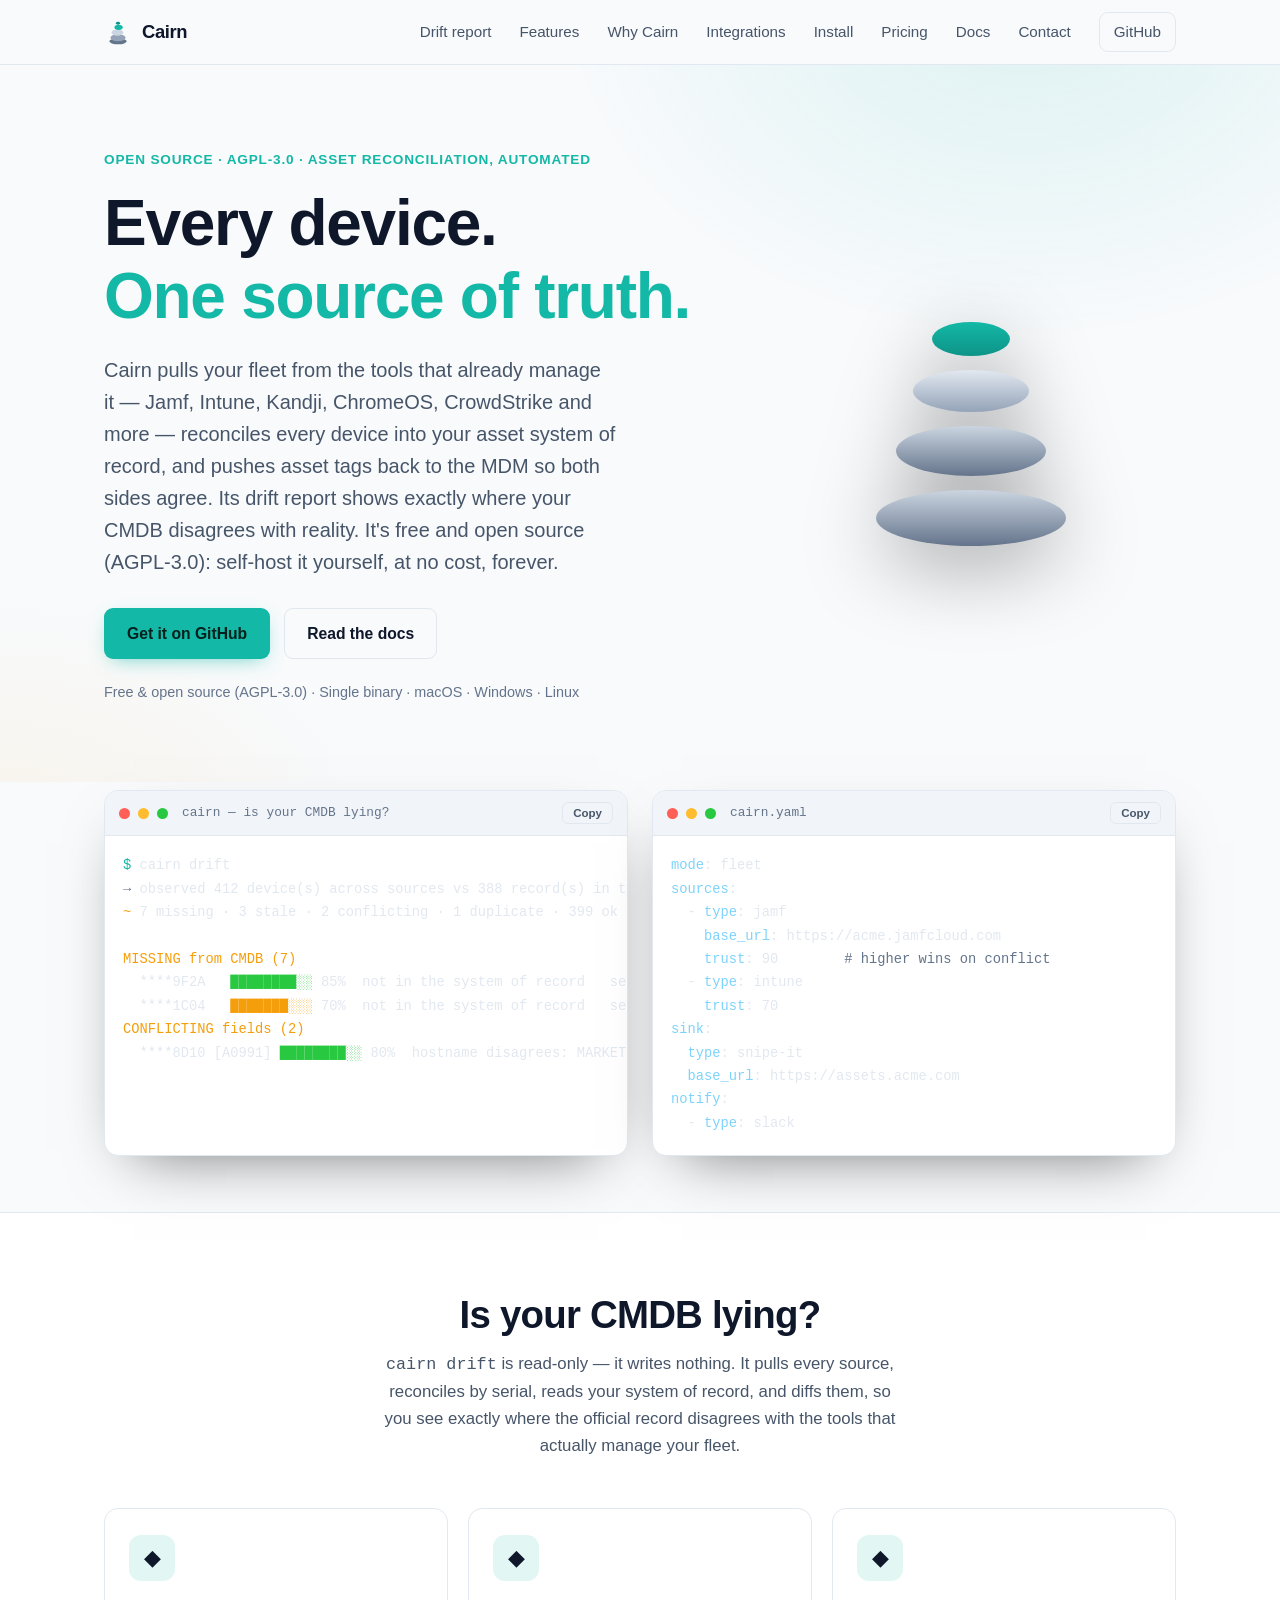
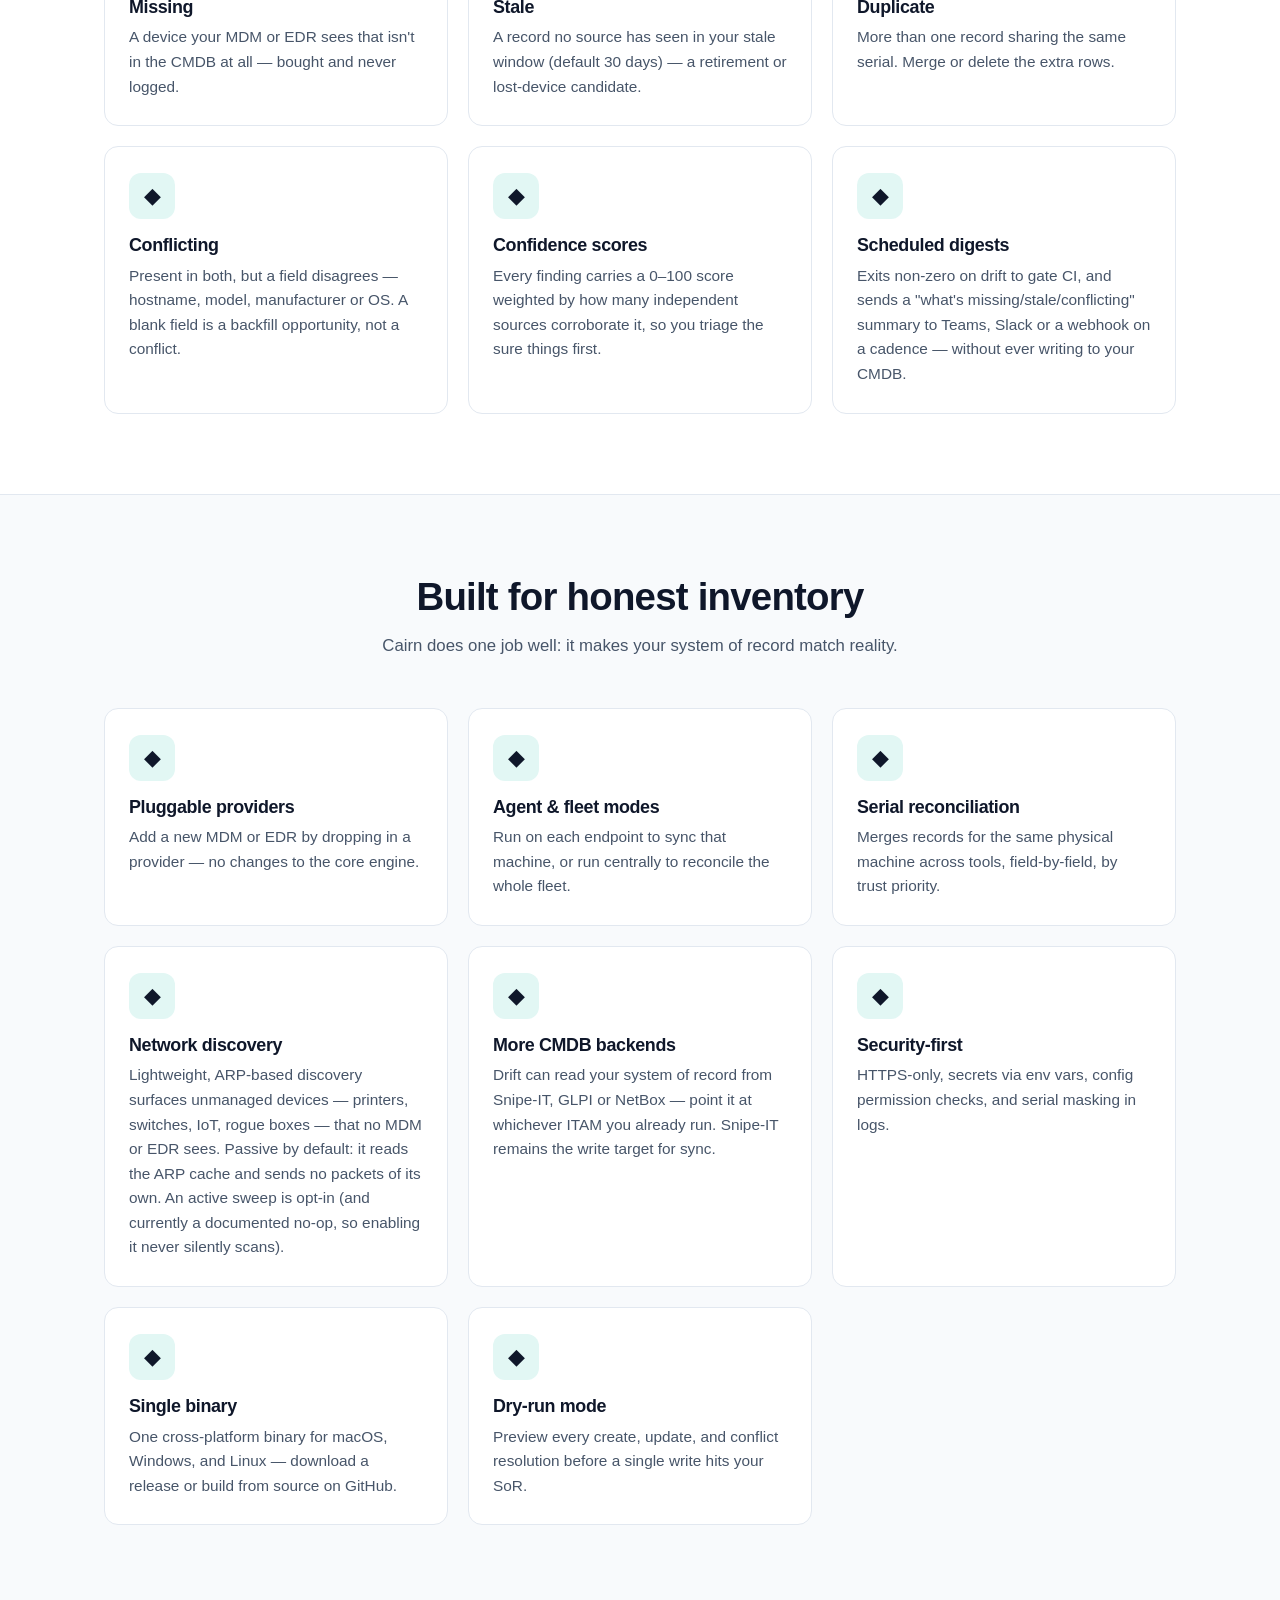
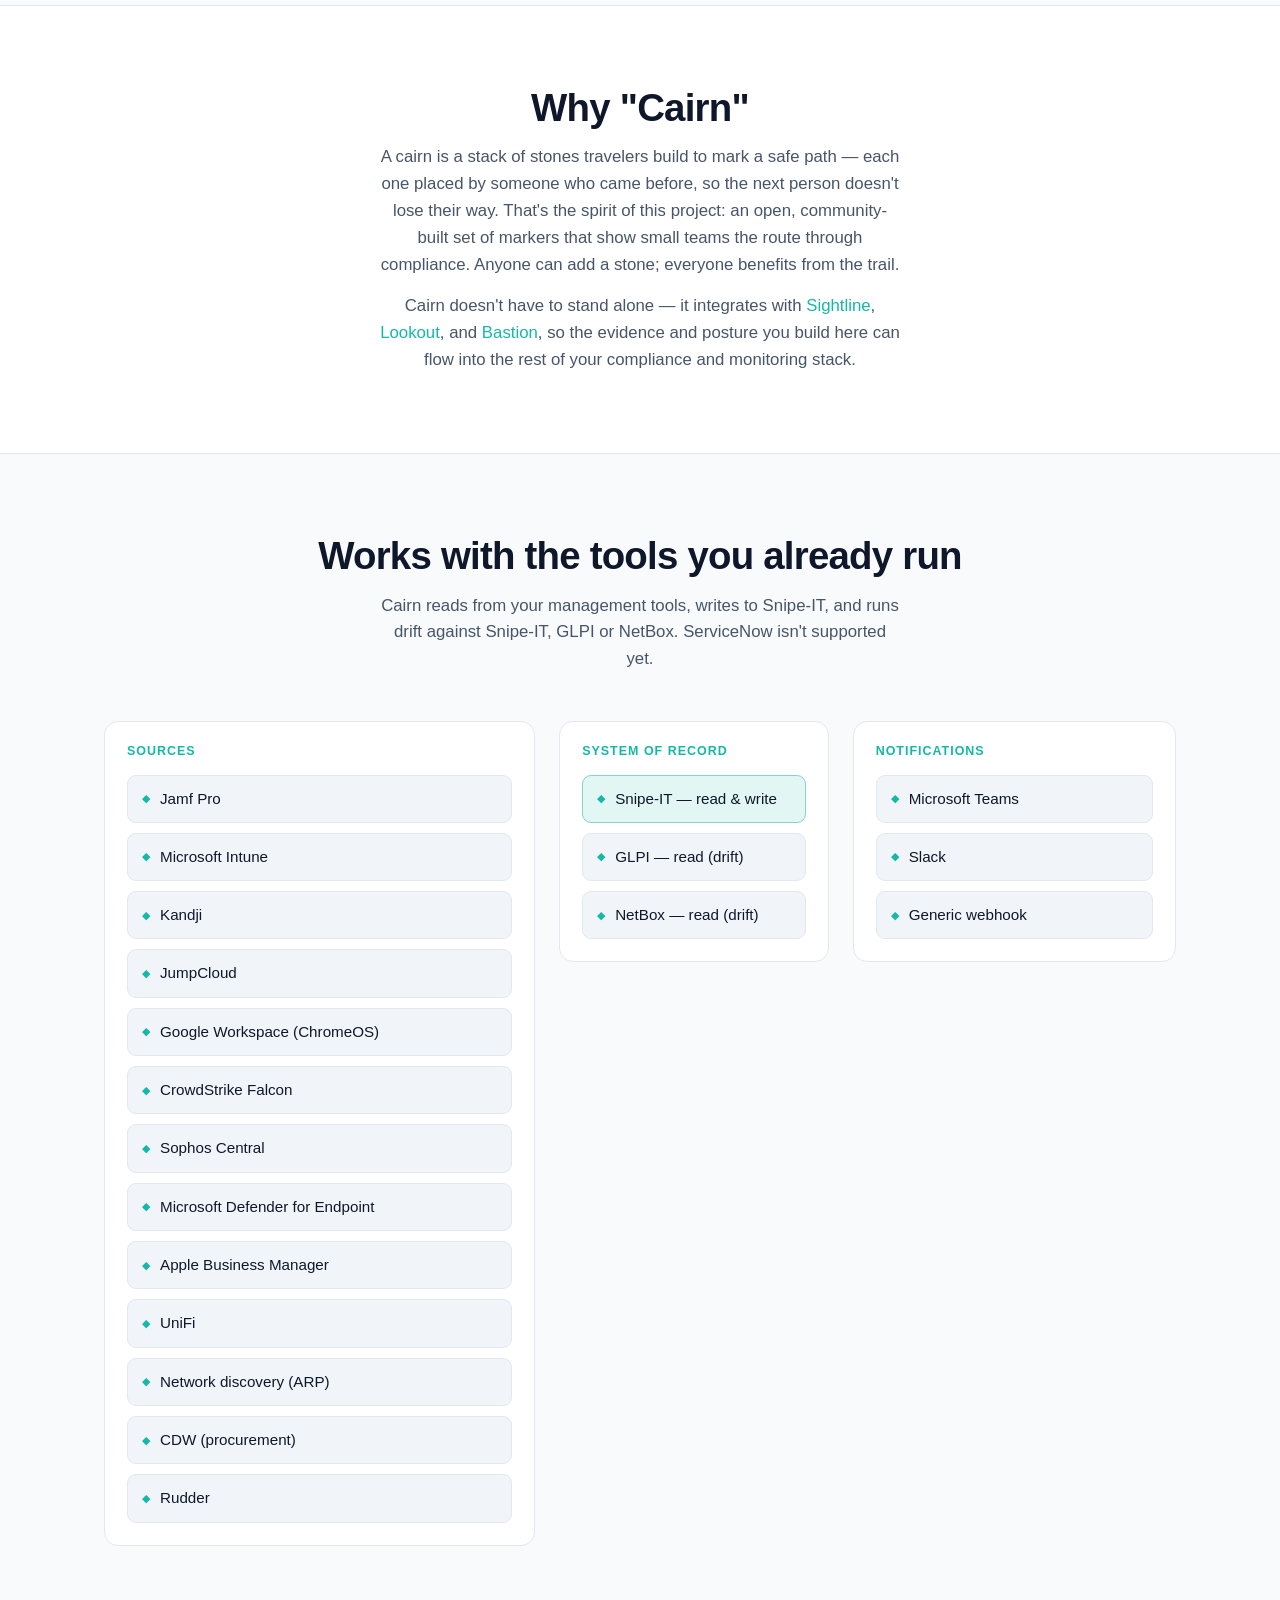
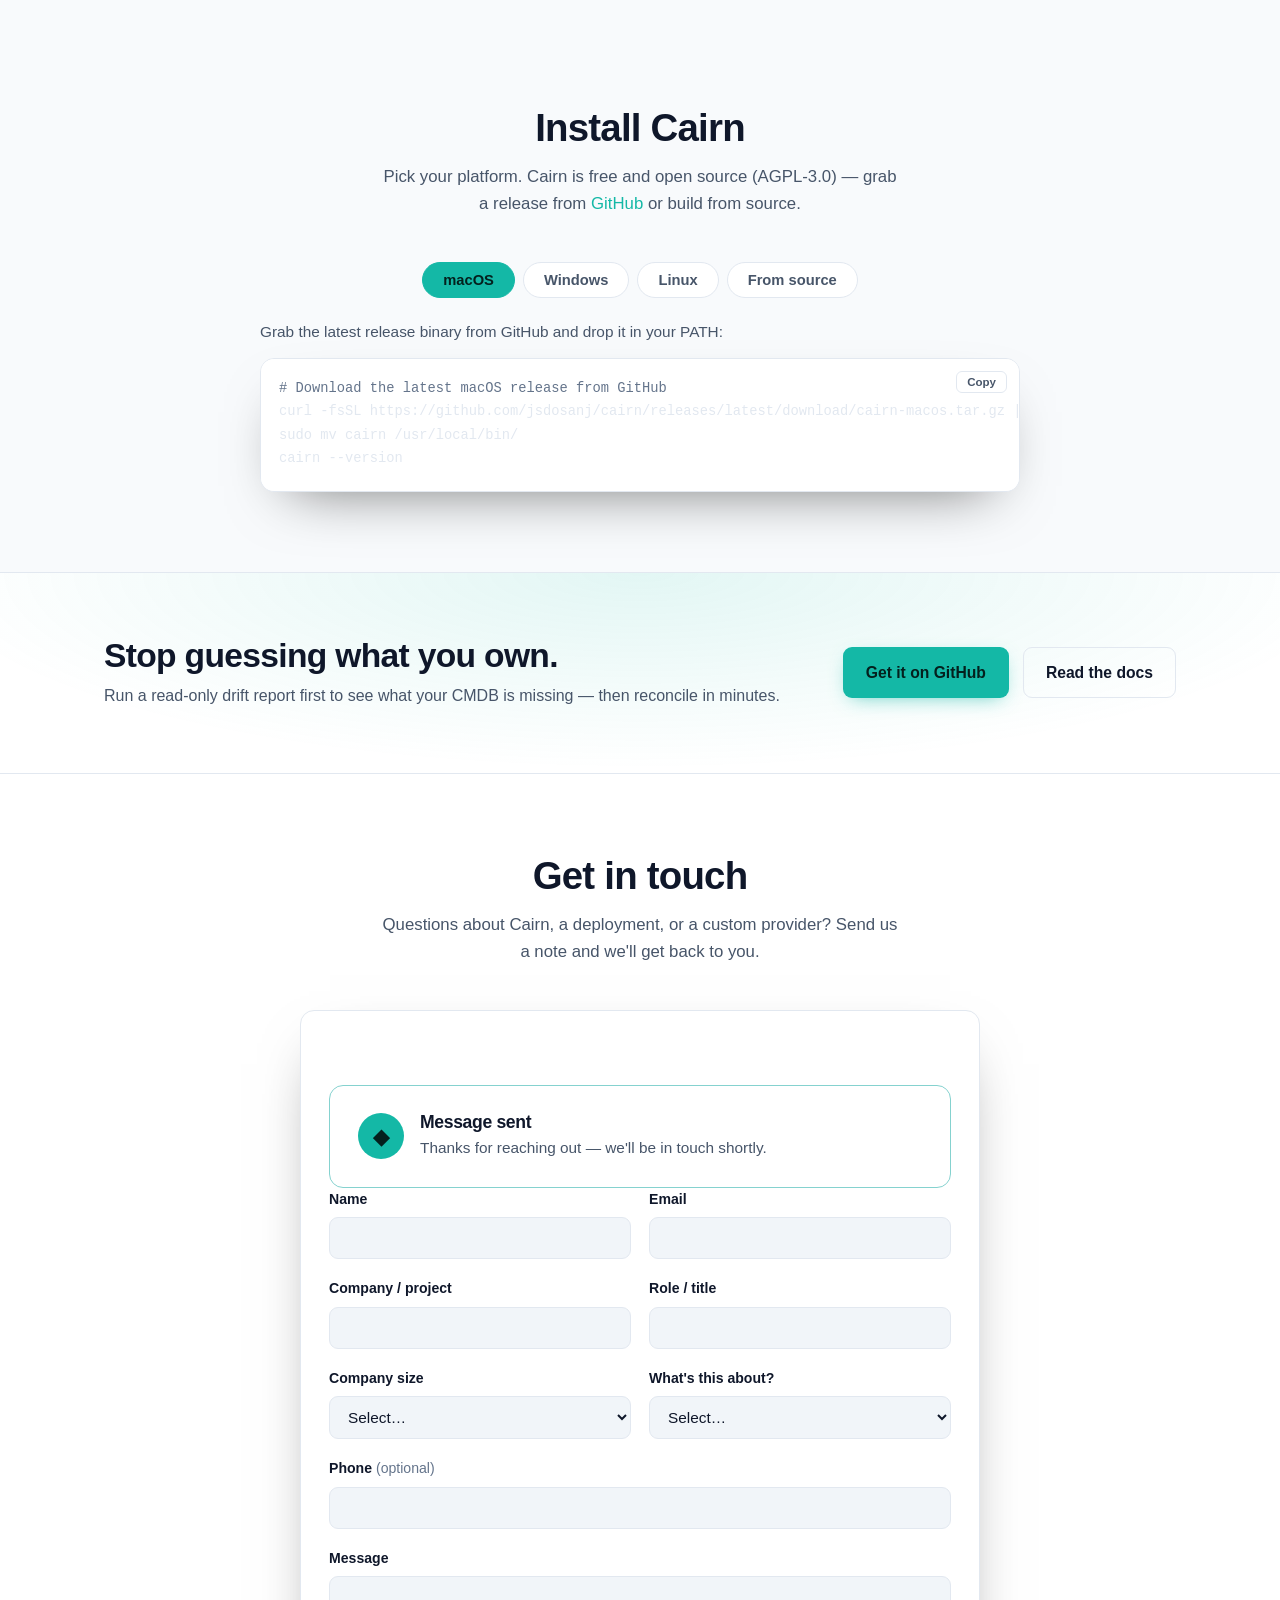
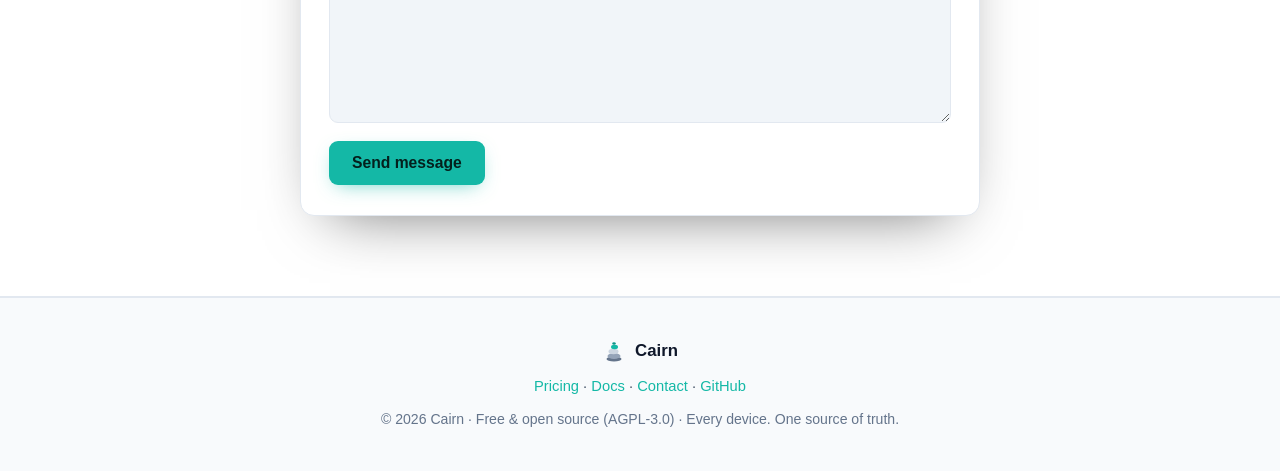
<file: index.html>
<!DOCTYPE html>
<html lang="en">
<head>
  <meta charset="UTF-8">
  <meta name="viewport" content="width=device-width, initial-scale=1.0">
  <meta http-equiv="Content-Security-Policy" content="default-src 'self'; script-src 'self' 'unsafe-inline'; style-src 'self' 'unsafe-inline'; img-src 'self' data:; font-src 'self'; connect-src 'self'; form-action 'self' https://formsubmit.co; frame-ancestors 'none'; base-uri 'self'; object-src 'none'">
  <meta name="referrer" content="strict-origin-when-cross-origin">
  <title>Snipe-IT Reconciliation &amp; Device Sync Tool | Cairn</title>
  <meta name="description" content="Cairn is a free, open-source Snipe-IT reconciliation tool. Sync device inventory from 12+ MDM and EDR sources — Jamf, Intune, CrowdStrike — into one source of truth, and run a drift report that shows where your CMDB disagrees with reality.">
  <link rel="canonical" href="https://dosanjhlabs.com/cairn/">
  <meta name="robots" content="index, follow, max-image-preview:large, max-snippet:-1">
  <meta name="keywords" content="Snipe-IT integration, Snipe-IT sync, device reconciliation, asset reconciliation, IT asset management, drift report, CMDB drift, Jamf to Snipe-IT, Intune Snipe-IT sync, MDM EDR inventory sync, CrowdStrike asset sync, GLPI, NetBox, network discovery, open source asset management, fleet reconciliation tool">
  <meta name="theme-color" content="#0a0f1c">

  <link rel="icon" type="image/svg+xml" href="assets/cairn.svg">
  <link rel="icon" type="image/png" sizes="32x32" href="assets/favicon-32.png">
  <link rel="icon" href="assets/favicon.ico" sizes="any">
  <link rel="apple-touch-icon" href="assets/apple-touch-icon.png">

  <link rel="preconnect" href="https://fonts.googleapis.com">
  <link rel="preconnect" href="https://fonts.gstatic.com" crossorigin>
  <link rel="stylesheet" href="assets/styles.css">

  <meta property="og:type" content="website">
  <meta property="og:site_name" content="Cairn">
  <meta property="og:title" content="Snipe-IT Reconciliation &amp; Device Sync Tool | Cairn">
  <meta property="og:description" content="Cairn is a free, open-source Snipe-IT reconciliation tool. Sync device inventory from 12+ MDM and EDR sources into one source of truth.">
  <meta property="og:url" content="https://dosanjhlabs.com/cairn/">
  <meta property="og:image" content="https://dosanjhlabs.com/cairn/assets/og-image.png">
  <meta property="og:image:width" content="1200">
  <meta property="og:image:height" content="630">
  <meta property="og:image:alt" content="Cairn — Snipe-IT device reconciliation, automated.">

  <meta name="twitter:card" content="summary_large_image">
  <meta name="twitter:title" content="Snipe-IT Reconciliation &amp; Device Sync Tool | Cairn">
  <meta name="twitter:description" content="Free, open-source Snipe-IT reconciliation tool. Sync 12+ MDM and EDR sources into one source of truth.">
  <meta name="twitter:image" content="https://dosanjhlabs.com/cairn/assets/og-image.png">

  <script type="application/ld+json">
  {
    "@context": "https://schema.org",
    "@graph": [
      {
        "@type": "SoftwareApplication",
        "name": "Cairn",
        "applicationCategory": "BusinessApplication",
        "applicationSubCategory": "IT Asset Management",
        "operatingSystem": "Linux, Windows, macOS",
        "url": "https://dosanjhlabs.com/cairn/",
        "downloadUrl": "https://github.com/jsdosanj/cairn/releases",
        "softwareHelp": "https://dosanjhlabs.com/cairn/docs.html",
        "description": "Cairn is a free, open-source device and asset reconciliation tool that pulls device inventory from 12+ MDM and EDR sources (Jamf, Intune, Kandji, JumpCloud, CrowdStrike, Defender, Sophos and more) and syncs one reconciled source of truth into Snipe-IT.",
        "license": "https://www.gnu.org/licenses/agpl-3.0.html",
        "isAccessibleForFree": true,
        "image": "https://dosanjhlabs.com/cairn/assets/og-image.png",
        "offers": {
          "@type": "Offer",
          "price": "0",
          "priceCurrency": "USD",
          "availability": "https://schema.org/InStock"
        },
        "author": {
          "@type": "Organization",
          "name": "Cairn"
        }
      },
      {
        "@type": "SoftwareSourceCode",
        "name": "Cairn",
        "description": "Open-source (AGPL-3.0) fleet and device reconciliation tool that syncs MDM and EDR inventory into Snipe-IT.",
        "codeRepository": "https://github.com/jsdosanj/cairn",
        "license": "https://www.gnu.org/licenses/agpl-3.0.html",
        "programmingLanguage": "Go",
        "url": "https://dosanjhlabs.com/cairn/"
      },
      {
        "@type": "Organization",
        "name": "Cairn",
        "url": "https://dosanjhlabs.com/cairn/",
        "logo": "https://dosanjhlabs.com/cairn/assets/apple-touch-icon.png",
        "sameAs": [
          "https://github.com/jsdosanj/cairn"
        ]
      }
    ]
  }
  </script>
</head>
<body>
  <a class="skip-link" href="#main">Skip to content</a>

  <header class="nav" id="top">
    <div class="container nav__inner">
      <a class="brand" href="#top" aria-label="Cairn home">
        <img class="brand__mark" src="assets/cairn.svg" alt="" width="28" height="28">
        <span class="brand__name">Cairn</span>
      </a>

      <button class="nav__toggle" id="navToggle" aria-label="Toggle navigation menu" aria-expanded="false" aria-controls="navLinks">
        <span class="nav__bar"></span>
        <span class="nav__bar"></span>
        <span class="nav__bar"></span>
      </button>

      <nav class="nav__links" id="navLinks" aria-label="Primary">
        <a href="#drift">Drift report</a>
        <a href="#features">Features</a>
        <a href="#why">Why Cairn</a>
        <a href="#integrations">Integrations</a>
        <a href="#install">Install</a>
        <a href="pricing.html">Pricing</a>
        <a href="docs.html">Docs</a>
        <a href="#contact">Contact</a>
        <a class="nav__github" href="https://github.com/jsdosanj/cairn" target="_blank" rel="noopener">GitHub</a>
      </nav>
    </div>
  </header>

  <main id="main">
    <!-- HERO -->
    <section class="hero">
      <div class="container hero__inner">
        <div class="hero__copy">
          <p class="eyebrow">Open source · AGPL-3.0 · Asset reconciliation, automated</p>
          <h1 class="hero__title">Every device.<br><span class="accent">One source of truth.</span></h1>
          <p class="hero__lead">
            Cairn pulls your fleet from the tools that already manage it — Jamf, Intune,
            Kandji, ChromeOS, CrowdStrike and more — reconciles every device into your
            asset system of record, and pushes asset tags back to the MDM so both sides
            agree. Its drift report shows exactly where your CMDB disagrees with reality.
            It's free and open source (AGPL-3.0): self-host it yourself, at no cost,
            forever.
          </p>
          <div class="hero__cta">
            <a class="btn btn--primary" href="https://github.com/jsdosanj/cairn" target="_blank" rel="noopener">Get it on GitHub</a>
            <a class="btn btn--ghost" href="docs.html">Read the docs</a>
          </div>
          <p class="hero__meta">Free &amp; open source (AGPL-3.0) · Single binary · macOS · Windows · Linux</p>
        </div>

        <div class="hero__art" aria-hidden="true">
          <div class="cairn-stack">
            <span class="stone stone--1"></span>
            <span class="stone stone--2"></span>
            <span class="stone stone--3"></span>
            <span class="stone stone--4"></span>
          </div>
        </div>
      </div>
    </section>

    <!-- TERMINAL / CODE -->
    <section class="demo">
      <div class="container demo__grid">
        <figure class="terminal" aria-label="Example Cairn drift report output">
          <figcaption class="terminal__bar">
            <span class="dot"></span><span class="dot"></span><span class="dot"></span>
            <span class="terminal__title">cairn — is your CMDB lying?</span>
            <button class="copy-btn" type="button" data-copy="#snippet-cmd" aria-label="Copy command">Copy</button>
          </figcaption>
          <pre class="terminal__body"><code id="snippet-cmd"><span class="c-prompt">$</span> cairn drift
<span class="c-muted">→</span> observed 412 device(s) across sources vs 388 record(s) in the CMDB
<span class="c-warn">~</span> 7 missing · 3 stale · 2 conflicting · 1 duplicate · 399 ok

<span class="c-warn">MISSING from CMDB (7)</span>
  ****9F2A   <span class="c-ok">████████░░</span> 85%  not in the system of record   seen by: jamf, crowdstrike
  ****1C04   <span class="c-warn">███████░░░</span> 70%  not in the system of record   seen by: intune
<span class="c-warn">CONFLICTING fields (2)</span>
  ****8D10 [A0991] <span class="c-ok">████████░░</span> 80%  hostname disagrees: MARKETING-07 ≠ mktg-laptop-7</code></pre>
        </figure>

        <figure class="terminal" aria-label="Example Cairn YAML configuration">
          <figcaption class="terminal__bar">
            <span class="dot"></span><span class="dot"></span><span class="dot"></span>
            <span class="terminal__title">cairn.yaml</span>
            <button class="copy-btn" type="button" data-copy="#snippet-yaml" aria-label="Copy config">Copy</button>
          </figcaption>
          <pre class="terminal__body"><code id="snippet-yaml"><span class="c-key">mode</span>: fleet
<span class="c-key">sources</span>:
  - <span class="c-key">type</span>: jamf
    <span class="c-key">base_url</span>: https://acme.jamfcloud.com
    <span class="c-key">trust</span>: 90        <span class="c-muted"># higher wins on conflict</span>
  - <span class="c-key">type</span>: intune
    <span class="c-key">trust</span>: 70
<span class="c-key">sink</span>:
  <span class="c-key">type</span>: snipe-it
  <span class="c-key">base_url</span>: https://assets.acme.com
<span class="c-key">notify</span>:
  - <span class="c-key">type</span>: slack</code></pre>
        </figure>
      </div>
    </section>

    <!-- DRIFT -->
    <section class="section section--alt" id="drift">
      <div class="container">
        <h2 class="section__title">Is your CMDB lying?</h2>
        <p class="section__sub">
          <code>cairn drift</code> is read-only — it writes nothing. It pulls every source,
          reconciles by serial, reads your system of record, and diffs them, so you see
          exactly where the official record disagrees with the tools that actually manage your fleet.
        </p>

        <ul class="grid grid--features">
          <li class="card">
            <span class="card__icon" aria-hidden="true">◆</span>
            <h3>Missing</h3>
            <p>A device your MDM or EDR sees that isn't in the CMDB at all — bought and never logged.</p>
          </li>
          <li class="card">
            <span class="card__icon" aria-hidden="true">◆</span>
            <h3>Stale</h3>
            <p>A record no source has seen in your stale window (default 30 days) — a retirement or lost-device candidate.</p>
          </li>
          <li class="card">
            <span class="card__icon" aria-hidden="true">◆</span>
            <h3>Duplicate</h3>
            <p>More than one record sharing the same serial. Merge or delete the extra rows.</p>
          </li>
          <li class="card">
            <span class="card__icon" aria-hidden="true">◆</span>
            <h3>Conflicting</h3>
            <p>Present in both, but a field disagrees — hostname, model, manufacturer or OS. A blank field is a backfill opportunity, not a conflict.</p>
          </li>
          <li class="card">
            <span class="card__icon" aria-hidden="true">◆</span>
            <h3>Confidence scores</h3>
            <p>Every finding carries a 0–100 score weighted by how many independent sources corroborate it, so you triage the sure things first.</p>
          </li>
          <li class="card">
            <span class="card__icon" aria-hidden="true">◆</span>
            <h3>Scheduled digests</h3>
            <p>Exits non-zero on drift to gate CI, and sends a "what's missing/stale/conflicting" summary to Teams, Slack or a webhook on a cadence — without ever writing to your CMDB.</p>
          </li>
        </ul>
      </div>
    </section>

    <!-- FEATURES -->
    <section class="section" id="features">
      <div class="container">
        <h2 class="section__title">Built for honest inventory</h2>
        <p class="section__sub">Cairn does one job well: it makes your system of record match reality.</p>

        <ul class="grid grid--features">
          <li class="card">
            <span class="card__icon" aria-hidden="true">◆</span>
            <h3>Pluggable providers</h3>
            <p>Add a new MDM or EDR by dropping in a provider — no changes to the core engine.</p>
          </li>
          <li class="card">
            <span class="card__icon" aria-hidden="true">◆</span>
            <h3>Agent &amp; fleet modes</h3>
            <p>Run on each endpoint to sync that machine, or run centrally to reconcile the whole fleet.</p>
          </li>
          <li class="card">
            <span class="card__icon" aria-hidden="true">◆</span>
            <h3>Serial reconciliation</h3>
            <p>Merges records for the same physical machine across tools, field-by-field, by trust priority.</p>
          </li>
          <li class="card">
            <span class="card__icon" aria-hidden="true">◆</span>
            <h3>Network discovery</h3>
            <p>Lightweight, ARP-based discovery surfaces unmanaged devices — printers, switches, IoT, rogue boxes — that no MDM or EDR sees. Passive by default: it reads the ARP cache and sends no packets of its own. An active sweep is opt-in (and currently a documented no-op, so enabling it never silently scans).</p>
          </li>
          <li class="card">
            <span class="card__icon" aria-hidden="true">◆</span>
            <h3>More CMDB backends</h3>
            <p>Drift can read your system of record from Snipe-IT, GLPI or NetBox — point it at whichever ITAM you already run. Snipe-IT remains the write target for sync.</p>
          </li>
          <li class="card">
            <span class="card__icon" aria-hidden="true">◆</span>
            <h3>Security-first</h3>
            <p>HTTPS-only, secrets via env vars, config permission checks, and serial masking in logs.</p>
          </li>
          <li class="card">
            <span class="card__icon" aria-hidden="true">◆</span>
            <h3>Single binary</h3>
            <p>One cross-platform binary for macOS, Windows, and Linux — download a release or build from source on GitHub.</p>
          </li>
          <li class="card">
            <span class="card__icon" aria-hidden="true">◆</span>
            <h3>Dry-run mode</h3>
            <p>Preview every create, update, and conflict resolution before a single write hits your SoR.</p>
          </li>
        </ul>
      </div>
    </section>

    <!-- WHY CAIRN -->
    <section class="section section--alt" id="why">
      <div class="container">
        <h2 class="section__title">Why "Cairn"</h2>
        <p class="section__sub">
          A cairn is a stack of stones travelers build to mark a safe path — each one placed by
          someone who came before, so the next person doesn't lose their way. That's the spirit of
          this project: an open, community-built set of markers that show small teams the route
          through compliance. Anyone can add a stone; everyone benefits from the trail.
        </p>
        <p class="section__sub">
          Cairn doesn't have to stand alone — it integrates with
          <a href="https://dosanjhlabs.com/sightline/" target="_blank" rel="noopener">Sightline</a>,
          <a href="https://dosanjhlabs.com/lookout/" target="_blank" rel="noopener">Lookout</a>, and
          <a href="https://dosanjhlabs.com/bastion/" target="_blank" rel="noopener">Bastion</a>,
          so the evidence and posture you build here can flow into the rest of your compliance and
          monitoring stack.
        </p>
      </div>
    </section>

    <!-- INTEGRATIONS -->
    <section class="section" id="integrations">
      <div class="container">
        <h2 class="section__title">Works with the tools you already run</h2>
        <p class="section__sub">Cairn reads from your management tools, writes to Snipe-IT, and runs drift against Snipe-IT, GLPI or NetBox. ServiceNow isn't supported yet.</p>

        <div class="integrations">
          <div class="integrations__group">
            <h3 class="integrations__label">Sources</h3>
            <ul class="logos">
              <li class="logo"><span class="logo__mark" aria-hidden="true">◆</span> Jamf Pro</li>
              <li class="logo"><span class="logo__mark" aria-hidden="true">◆</span> Microsoft Intune</li>
              <li class="logo"><span class="logo__mark" aria-hidden="true">◆</span> Kandji</li>
              <li class="logo"><span class="logo__mark" aria-hidden="true">◆</span> JumpCloud</li>
              <li class="logo"><span class="logo__mark" aria-hidden="true">◆</span> Google Workspace (ChromeOS)</li>
              <li class="logo"><span class="logo__mark" aria-hidden="true">◆</span> CrowdStrike Falcon</li>
              <li class="logo"><span class="logo__mark" aria-hidden="true">◆</span> Sophos Central</li>
              <li class="logo"><span class="logo__mark" aria-hidden="true">◆</span> Microsoft Defender for Endpoint</li>
              <li class="logo"><span class="logo__mark" aria-hidden="true">◆</span> Apple Business Manager</li>
              <li class="logo"><span class="logo__mark" aria-hidden="true">◆</span> UniFi</li>
              <li class="logo"><span class="logo__mark" aria-hidden="true">◆</span> Network discovery (ARP)</li>
              <li class="logo"><span class="logo__mark" aria-hidden="true">◆</span> CDW (procurement)</li>
              <li class="logo"><span class="logo__mark" aria-hidden="true">◆</span> Rudder</li>
            </ul>
          </div>

          <div class="integrations__group">
            <h3 class="integrations__label">System of record</h3>
            <ul class="logos">
              <li class="logo logo--sink"><span class="logo__mark" aria-hidden="true">◆</span> Snipe-IT — read &amp; write</li>
              <li class="logo"><span class="logo__mark" aria-hidden="true">◆</span> GLPI — read (drift)</li>
              <li class="logo"><span class="logo__mark" aria-hidden="true">◆</span> NetBox — read (drift)</li>
            </ul>
          </div>

          <div class="integrations__group">
            <h3 class="integrations__label">Notifications</h3>
            <ul class="logos">
              <li class="logo"><span class="logo__mark" aria-hidden="true">◆</span> Microsoft Teams</li>
              <li class="logo"><span class="logo__mark" aria-hidden="true">◆</span> Slack</li>
              <li class="logo"><span class="logo__mark" aria-hidden="true">◆</span> Generic webhook</li>
            </ul>
          </div>
        </div>
      </div>
    </section>

    <!-- INSTALL -->
    <section class="section" id="install">
      <div class="container">
        <h2 class="section__title">Install Cairn</h2>
        <p class="section__sub">Pick your platform. Cairn is free and open source (AGPL-3.0) — grab a release from <a href="https://github.com/jsdosanj/cairn" target="_blank" rel="noopener">GitHub</a> or build from source.</p>

        <div class="tabs" role="tablist" aria-label="Install options">
          <button class="tab is-active" role="tab" id="tab-macos" aria-selected="true" aria-controls="panel-macos">macOS</button>
          <button class="tab" role="tab" id="tab-windows" aria-selected="false" aria-controls="panel-windows" tabindex="-1">Windows</button>
          <button class="tab" role="tab" id="tab-linux" aria-selected="false" aria-controls="panel-linux" tabindex="-1">Linux</button>
          <button class="tab" role="tab" id="tab-pip" aria-selected="false" aria-controls="panel-pip" tabindex="-1">From source</button>
        </div>

        <div class="tabpanels">
          <div class="tabpanel is-active" role="tabpanel" id="panel-macos" aria-labelledby="tab-macos">
            <p class="tabpanel__hint">Grab the latest release binary from GitHub and drop it in your PATH:</p>
            <div class="terminal terminal--plain">
              <button class="copy-btn copy-btn--corner" type="button" data-copy="#install-macos" aria-label="Copy macOS install commands">Copy</button>
              <pre class="terminal__body"><code id="install-macos"><span class="c-muted"># Download the latest macOS release from GitHub</span>
curl -fsSL https://github.com/jsdosanj/cairn/releases/latest/download/cairn-macos.tar.gz | tar xz
sudo mv cairn /usr/local/bin/
cairn --version</code></pre>
            </div>
          </div>

          <div class="tabpanel" role="tabpanel" id="panel-windows" aria-labelledby="tab-windows" hidden>
            <p class="tabpanel__hint">Download the release .zip from GitHub and extract it:</p>
            <div class="terminal terminal--plain">
              <button class="copy-btn copy-btn--corner" type="button" data-copy="#install-windows" aria-label="Copy Windows install commands">Copy</button>
              <pre class="terminal__body"><code id="install-windows"><span class="c-muted"># PowerShell — download the latest Windows release and extract</span>
Invoke-WebRequest `
  https://github.com/jsdosanj/cairn/releases/latest/download/cairn-windows-x64.zip `
  -OutFile cairn.zip
Expand-Archive cairn.zip -DestinationPath "$Env:ProgramFiles\Cairn"
cairn --version</code></pre>
            </div>
          </div>

          <div class="tabpanel" role="tabpanel" id="panel-linux" aria-labelledby="tab-linux" hidden>
            <p class="tabpanel__hint">Install the <code>.deb</code> on Debian/Ubuntu, or use the tarball anywhere:</p>
            <div class="terminal terminal--plain">
              <button class="copy-btn copy-btn--corner" type="button" data-copy="#install-linux" aria-label="Copy Linux install commands">Copy</button>
              <pre class="terminal__body"><code id="install-linux"><span class="c-muted"># Debian / Ubuntu (.deb)</span>
curl -fsSLO https://github.com/jsdosanj/cairn/releases/latest/download/cairn-linux.deb
sudo dpkg -i cairn-linux.deb

<span class="c-muted"># Or the portable tarball</span>
curl -fsSL https://github.com/jsdosanj/cairn/releases/latest/download/cairn-linux.tar.gz | tar xz
sudo mv cairn /usr/local/bin/</code></pre>
            </div>
          </div>

          <div class="tabpanel" role="tabpanel" id="panel-pip" aria-labelledby="tab-pip" hidden>
            <p class="tabpanel__hint">Clone the repo and build the open-source binary yourself:</p>
            <div class="terminal terminal--plain">
              <button class="copy-btn copy-btn--corner" type="button" data-copy="#install-pip" aria-label="Copy build-from-source commands">Copy</button>
              <pre class="terminal__body"><code id="install-pip"><span class="c-muted"># Clone and build from source (AGPL-3.0)</span>
git clone https://github.com/jsdosanj/cairn.git
cd cairn
make build &amp;&amp; sudo mv ./bin/cairn /usr/local/bin/

<span class="c-muted"># then generate a starter config</span>
cairn init &gt; cairn.yaml</code></pre>
            </div>
          </div>
        </div>
      </div>
    </section>

    <!-- CTA STRIP -->
    <section class="cta-strip">
      <div class="container cta-strip__inner">
        <div>
          <h2>Stop guessing what you own.</h2>
          <p>Run a read-only drift report first to see what your CMDB is missing — then reconcile in minutes.</p>
        </div>
        <div class="cta-strip__buttons">
          <a class="btn btn--primary" href="https://github.com/jsdosanj/cairn" target="_blank" rel="noopener">Get it on GitHub</a>
          <a class="btn btn--ghost" href="docs.html">Read the docs</a>
        </div>
      </div>
    </section>

    <!-- CONTACT -->
    <section class="section section--alt" id="contact">
      <div class="container contact">
        <h2 class="section__title">Get in touch</h2>
        <p class="section__sub">Questions about Cairn, a deployment, or a custom provider? Send us a note and we'll get back to you.</p>

        <div class="contact__card">
          <div id="ok" class="contact__ok" hidden>
            <span class="contact__ok-icon" aria-hidden="true">◆</span>
            <div>
              <h3>Message sent</h3>
              <p>Thanks for reaching out — we'll be in touch shortly.</p>
            </div>
          </div>

          <form id="cf" class="contact__form" method="POST" data-e="ZG90cy13aGlza3MuNnJAaWNsb3VkLmNvbQ==">
            <input type="hidden" name="_subject" value="New Cairn inquiry">
            <input type="hidden" name="_template" value="table">
            <input type="hidden" name="_captcha" value="false">
            <input type="hidden" name="_autoresponse" value="Thanks for reaching out about Cairn — we've received your message and someone will be in touch shortly. — Cairn, a Dosanjh Labs project">
            <input type="hidden" name="_next" value="https://dosanjhlabs.com/cairn/?sent=1#contact">
            <input type="hidden" name="Source" value="Cairn">
            <input type="text" name="_honey" style="display:none" tabindex="-1" autocomplete="off">

            <div class="contact__row">
              <div class="field">
                <label class="field__label" for="cf-name">Name</label>
                <input class="field__input" id="cf-name" type="text" name="Name" required autocomplete="name">
              </div>
              <div class="field">
                <label class="field__label" for="cf-email">Email</label>
                <input class="field__input" id="cf-email" type="email" name="email" required autocomplete="email">
              </div>
            </div>

            <div class="contact__row">
              <div class="field">
                <label class="field__label" for="cf-company">Company / project</label>
                <input class="field__input" id="cf-company" type="text" name="Company" autocomplete="organization">
              </div>
              <div class="field">
                <label class="field__label" for="cf-role">Role / title</label>
                <input class="field__input" id="cf-role" type="text" name="Role" autocomplete="organization-title">
              </div>
            </div>

            <div class="contact__row">
              <div class="field">
                <label class="field__label" for="cf-size">Company size</label>
                <select class="field__input" id="cf-size" name="Company size">
                  <option value="">Select…</option>
                  <option>Just me</option>
                  <option>2–25 people</option>
                  <option>26–250 people</option>
                  <option>250+ people</option>
                </select>
              </div>
              <div class="field">
                <label class="field__label" for="cf-topic">What's this about?</label>
                <select class="field__input" id="cf-topic" name="Topic">
                  <option value="">Select…</option>
                  <option>Using Cairn</option>
                  <option>Integrating with Sightline / Lookout / Bastion</option>
                  <option>Contributing</option>
                  <option>Support / bug</option>
                  <option>Something else</option>
                </select>
              </div>
            </div>

            <div class="field">
              <label class="field__label" for="cf-phone">Phone <span class="field__opt">(optional)</span></label>
              <input class="field__input" id="cf-phone" type="tel" name="Phone" autocomplete="tel">
            </div>

            <div class="field">
              <label class="field__label" for="cf-message">Message</label>
              <textarea class="field__input field__input--area" id="cf-message" name="Message" rows="5" required></textarea>
            </div>

            <button class="btn btn--primary" type="submit">Send message</button>
          </form>
        </div>
      </div>
    </section>
  </main>

  <footer class="footer">
    <div class="container footer__inner">
      <div class="footer__brand">
        <img src="assets/cairn.svg" alt="Cairn logo" width="24" height="24" loading="lazy" decoding="async">
        <span>Cairn</span>
      </div>
      <p class="footer__meta">
        <a href="pricing.html">Pricing</a> ·
        <a href="docs.html">Docs</a> ·
        <a href="#contact">Contact</a> ·
        <a href="https://github.com/jsdosanj/cairn" target="_blank" rel="noopener">GitHub</a>
      </p>
      <p class="footer__copy">© 2026 Cairn · Free &amp; open source (AGPL-3.0) · Every device. One source of truth.</p>
    </div>
  </footer>

  <script src="assets/main.js" defer></script>
  <script>
   (function(){try{var f=document.getElementById('cf');f.action='https://formsubmit.co/'+atob(f.getAttribute('data-e'));}catch(e){}})();
   if(location.search.indexOf('sent=1')>=0){var o=document.getElementById('ok'),f=document.getElementById('cf');if(o)o.hidden=false;if(f)f.style.display='none';}
  </script>
</body>
</html>
</file>
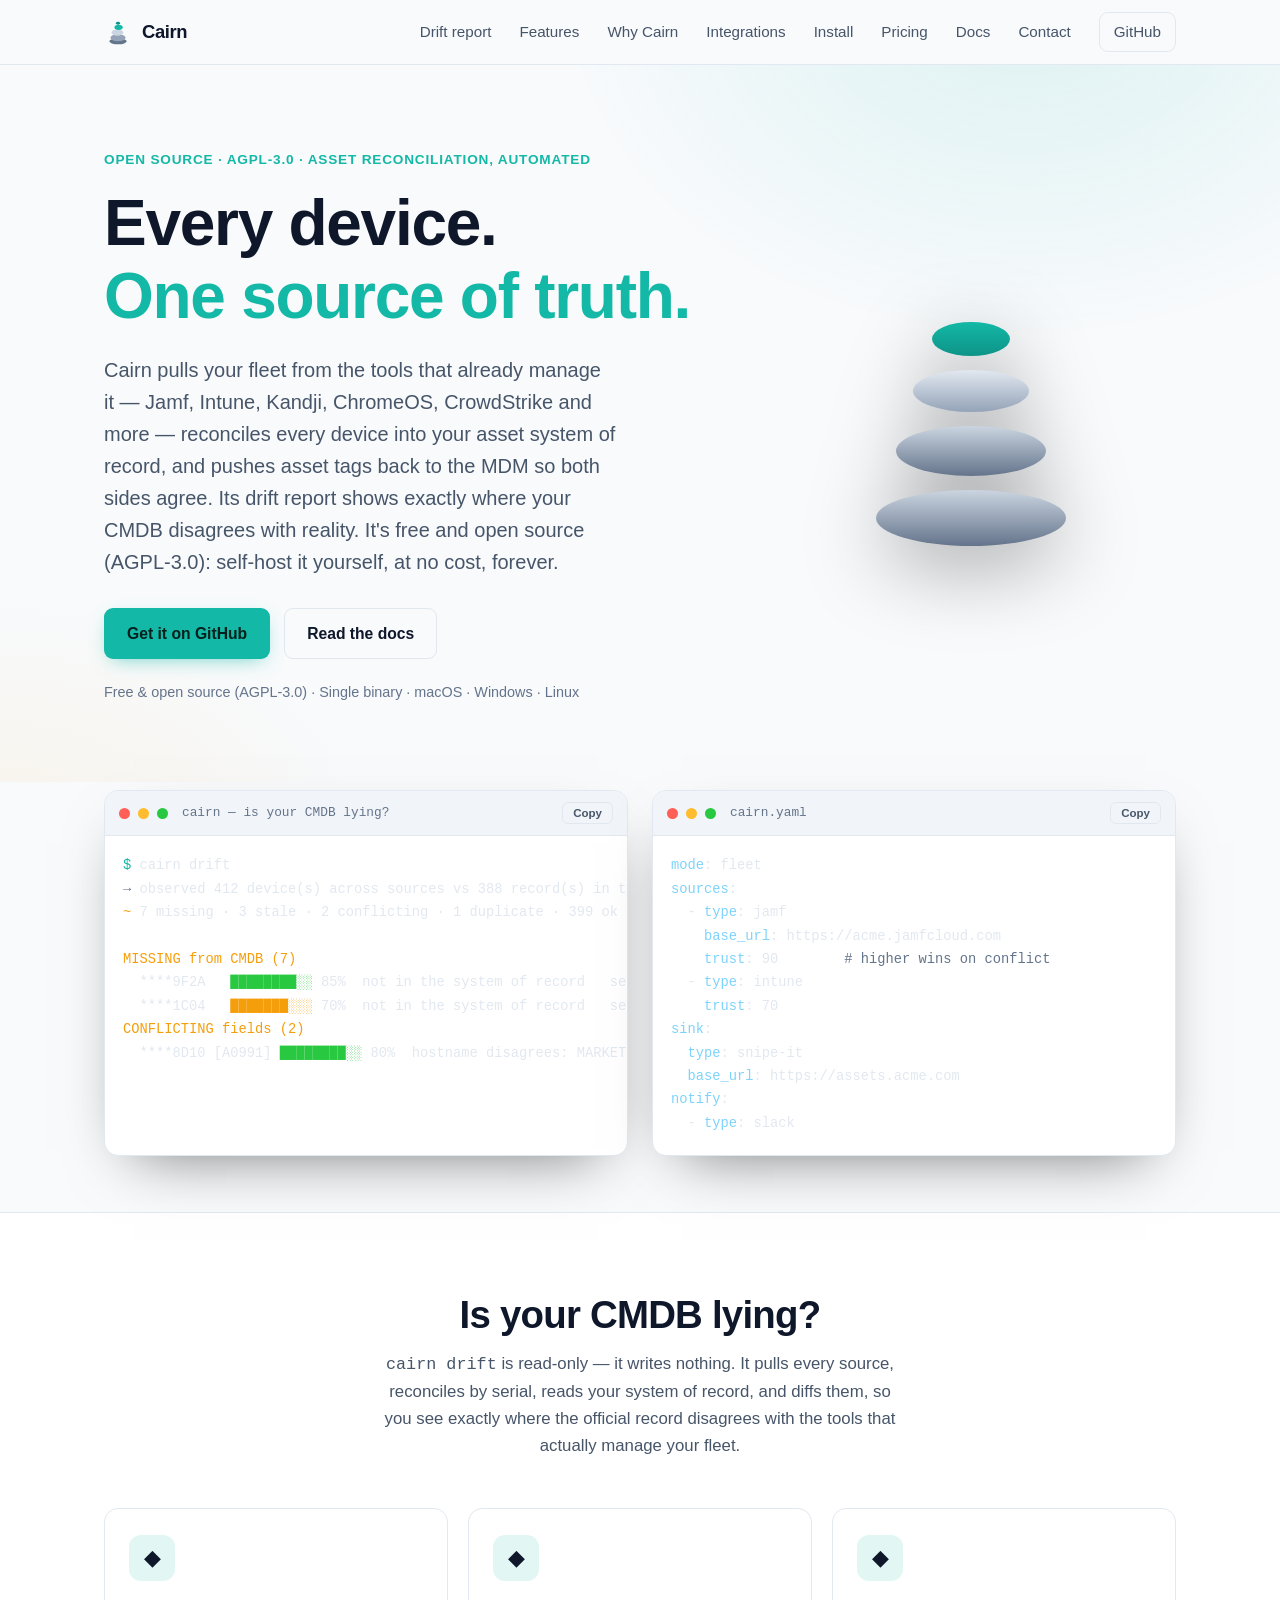
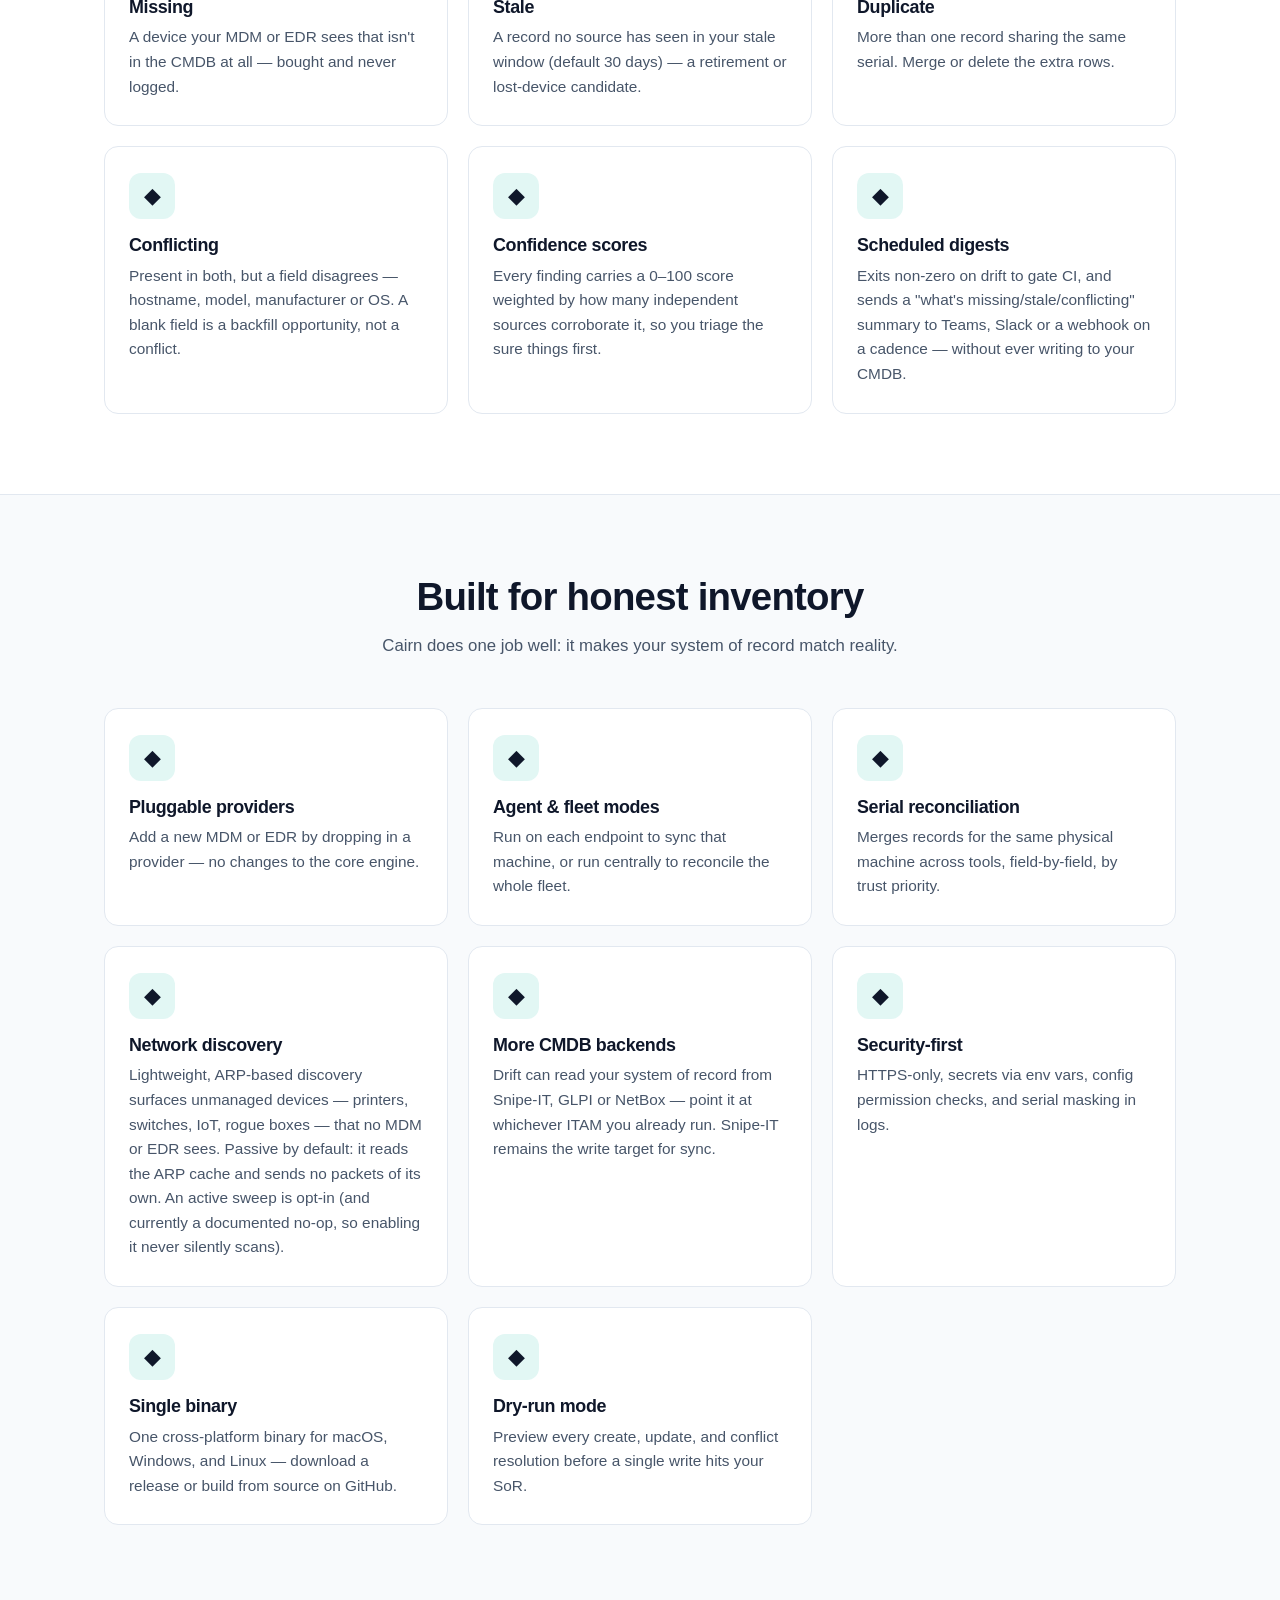
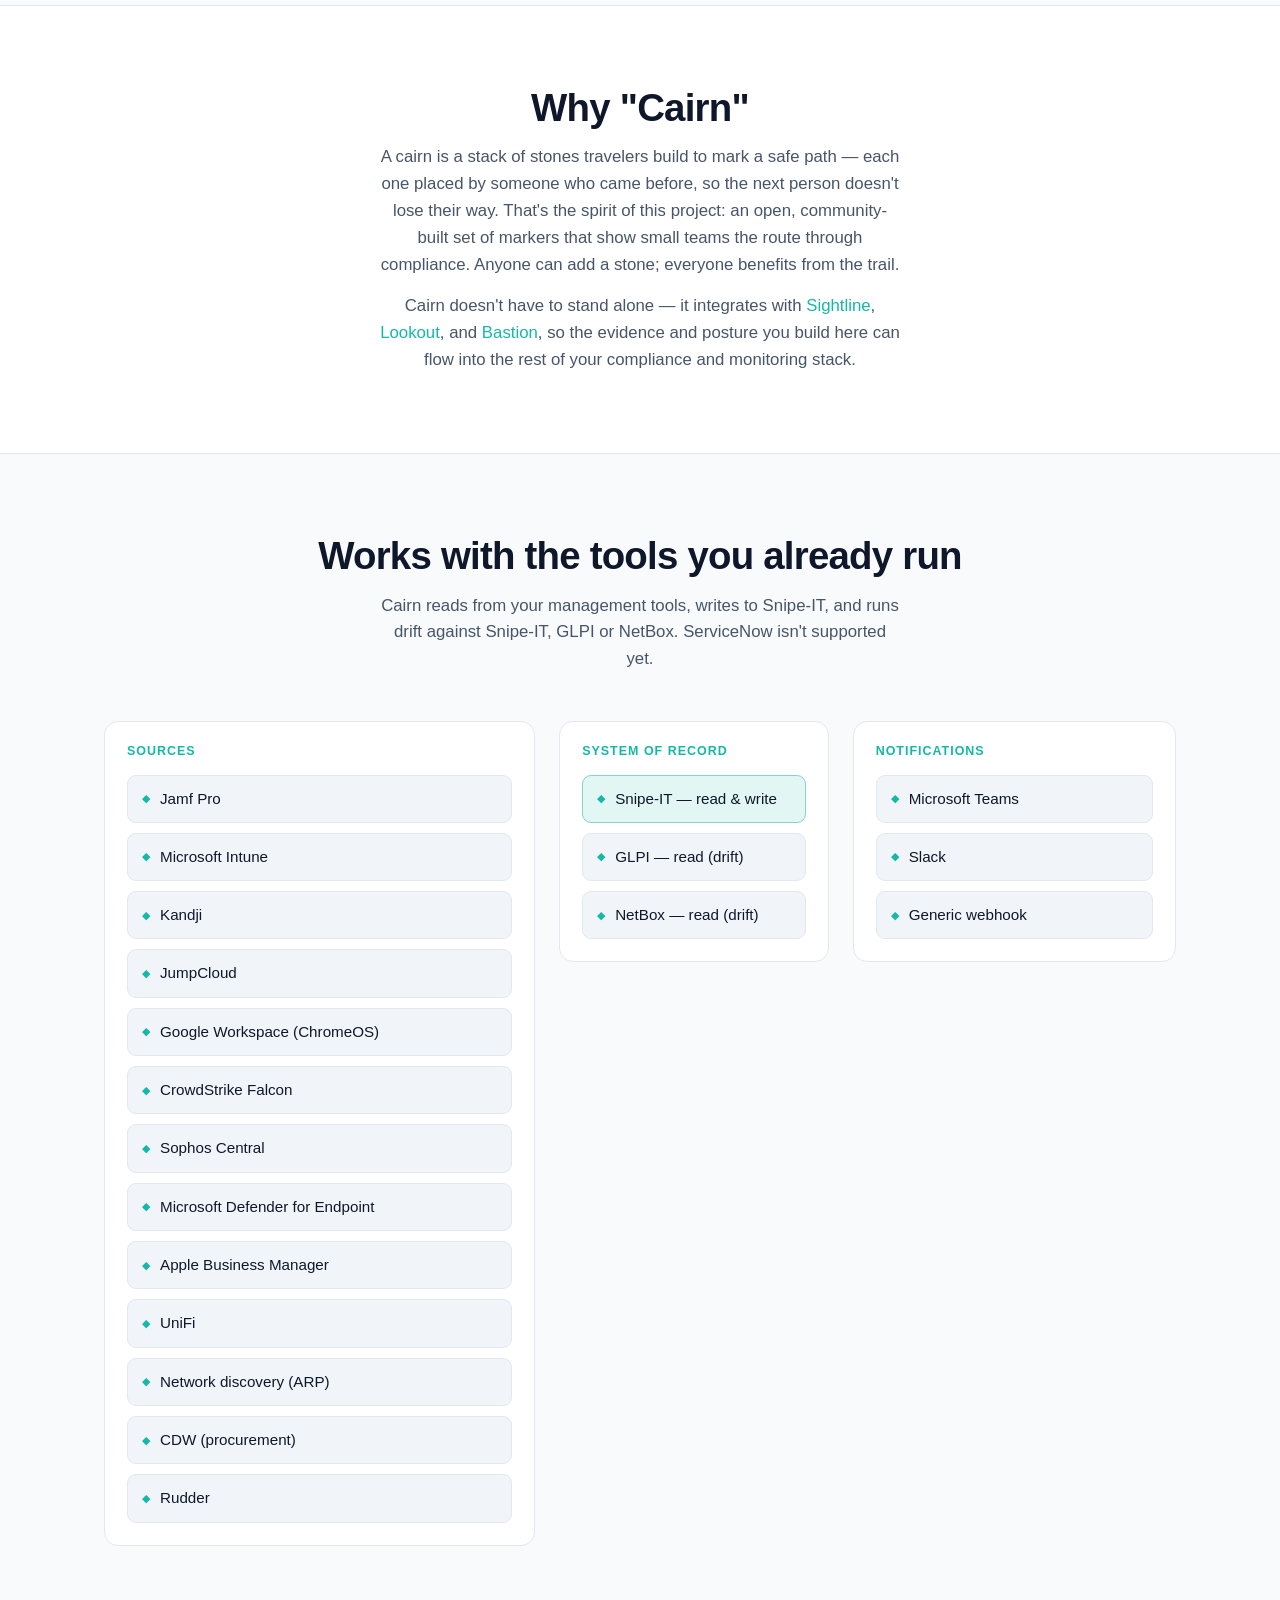
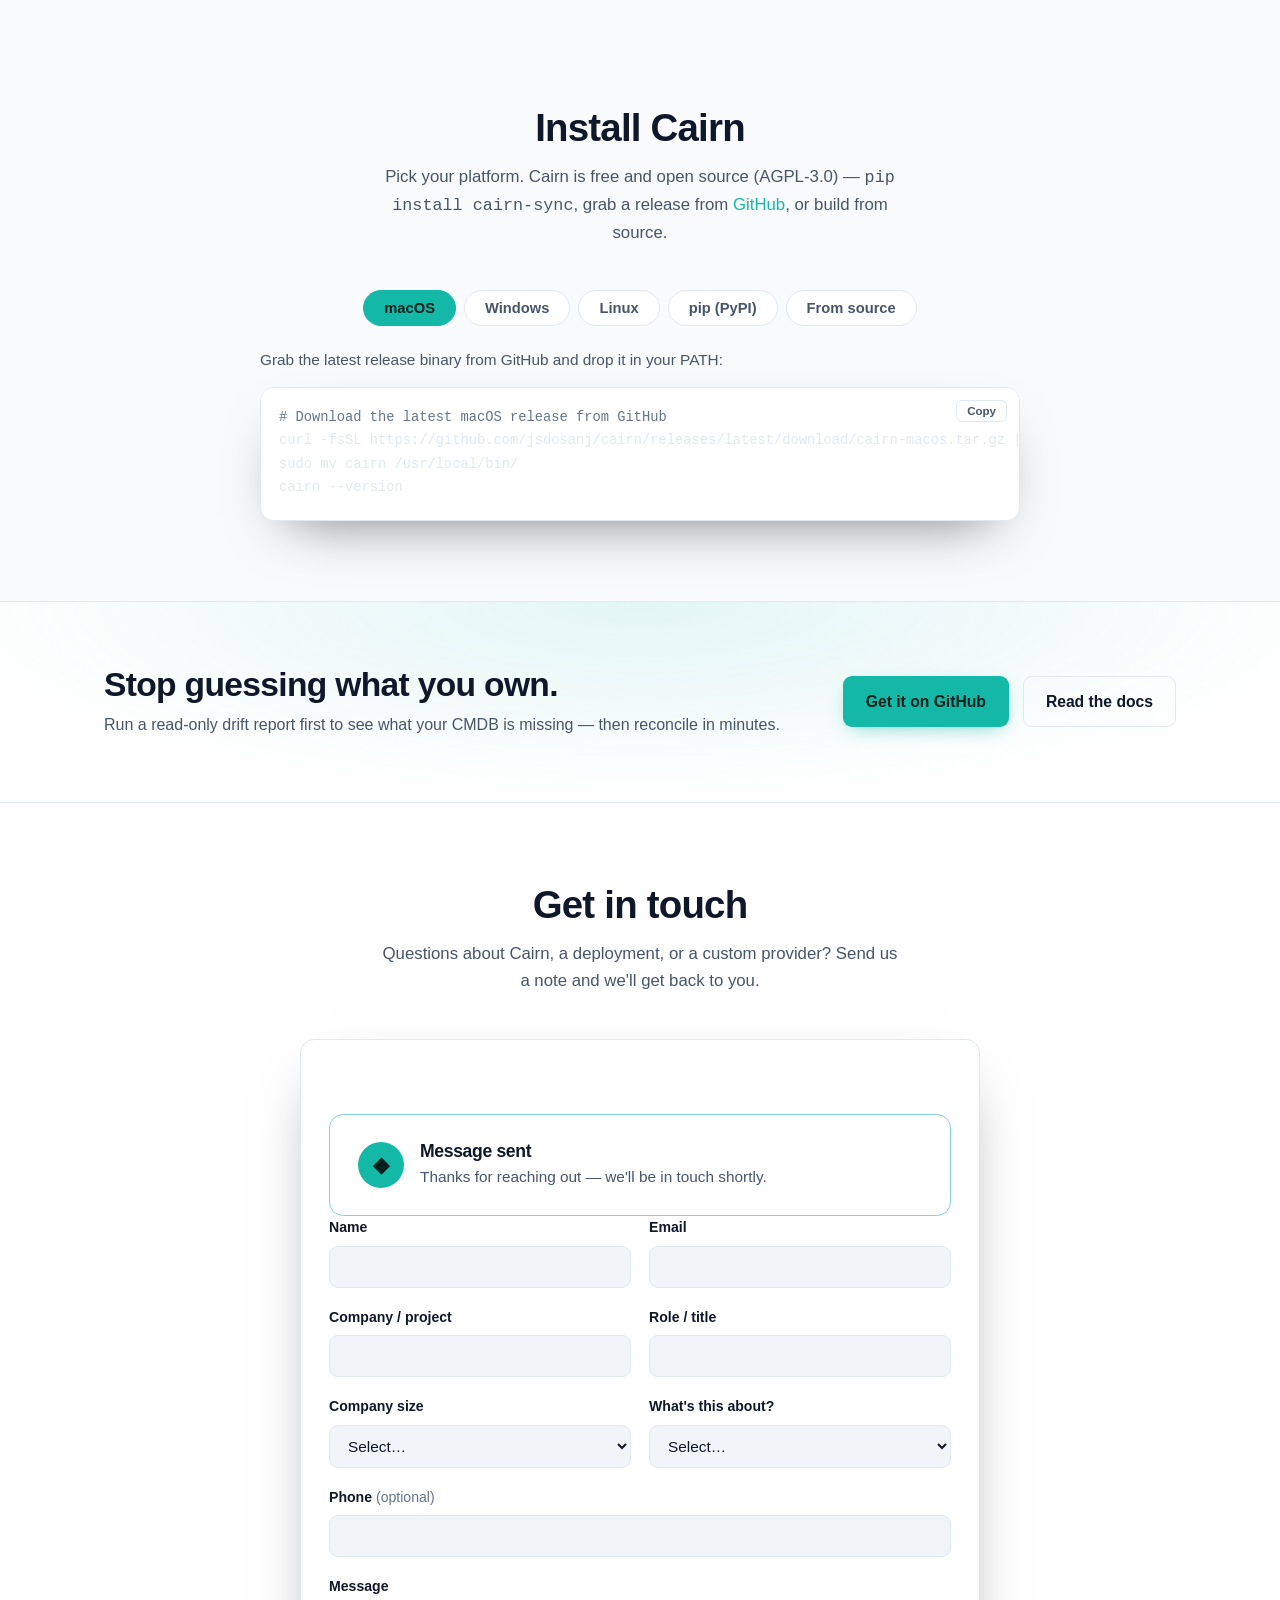
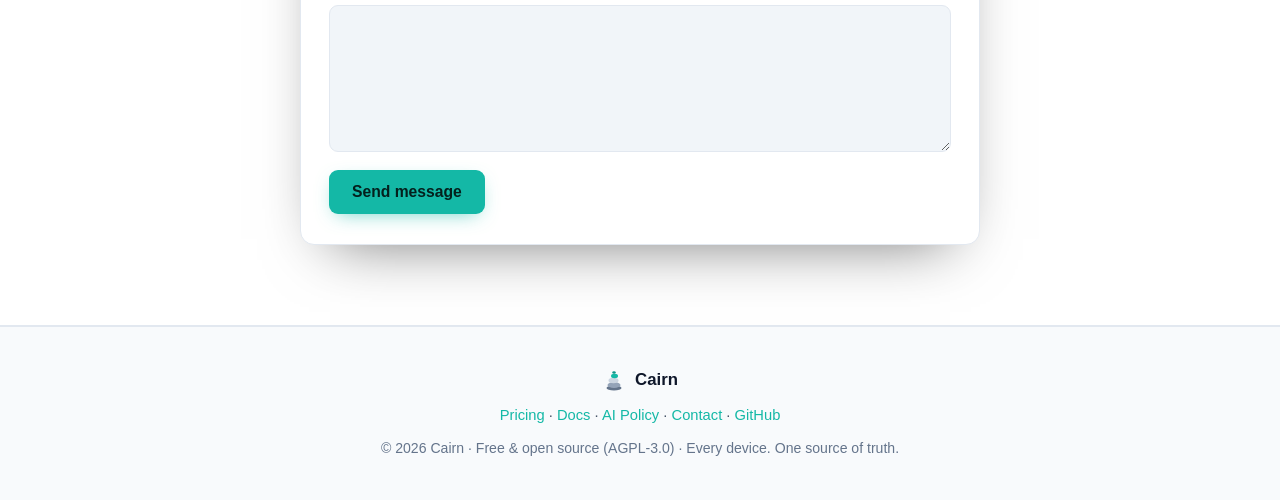
<file: site/index.html>
<!DOCTYPE html>
<html lang="en">
<head>
  <meta charset="UTF-8">
  <meta name="viewport" content="width=device-width, initial-scale=1.0">
  <meta http-equiv="Content-Security-Policy" content="default-src 'self'; script-src 'self' 'unsafe-inline'; style-src 'self' 'unsafe-inline'; img-src 'self' data:; font-src 'self'; connect-src 'self'; form-action 'self' https://formsubmit.co; frame-ancestors 'none'; base-uri 'self'; object-src 'none'">
  <meta name="referrer" content="strict-origin-when-cross-origin">
  <title>Snipe-IT Reconciliation &amp; Device Sync Tool | Cairn</title>
  <meta name="description" content="Cairn is a free, open-source Snipe-IT reconciliation tool. Sync device inventory from 12+ MDM and EDR sources — Jamf, Intune, CrowdStrike — into one source of truth, and run a drift report that shows where your CMDB disagrees with reality.">
  <link rel="canonical" href="https://cairn.dosanjhlabs.com/">
  <meta name="robots" content="index, follow, max-image-preview:large, max-snippet:-1">
  <meta name="keywords" content="Snipe-IT integration, Snipe-IT sync, device reconciliation, asset reconciliation, IT asset management, drift report, CMDB drift, Jamf to Snipe-IT, Intune Snipe-IT sync, MDM EDR inventory sync, CrowdStrike asset sync, GLPI, NetBox, network discovery, open source asset management, fleet reconciliation tool">
  <meta name="theme-color" content="#0a0f1c">

  <link rel="icon" type="image/svg+xml" href="assets/cairn.svg">
  <link rel="icon" type="image/png" sizes="32x32" href="assets/favicon-32.png">
  <link rel="icon" href="assets/favicon.ico" sizes="any">
  <link rel="apple-touch-icon" href="assets/apple-touch-icon.png">

  <link rel="preconnect" href="https://fonts.googleapis.com">
  <link rel="preconnect" href="https://fonts.gstatic.com" crossorigin>
  <link rel="stylesheet" href="assets/styles.css">

  <meta property="og:type" content="website">
  <meta property="og:site_name" content="Cairn">
  <meta property="og:title" content="Snipe-IT Reconciliation &amp; Device Sync Tool | Cairn">
  <meta property="og:description" content="Cairn is a free, open-source Snipe-IT reconciliation tool. Sync device inventory from 12+ MDM and EDR sources into one source of truth.">
  <meta property="og:url" content="https://cairn.dosanjhlabs.com/">
  <meta property="og:image" content="https://cairn.dosanjhlabs.com/assets/og-image.png">
  <meta property="og:image:width" content="1200">
  <meta property="og:image:height" content="630">
  <meta property="og:image:alt" content="Cairn — Snipe-IT device reconciliation, automated.">

  <meta name="twitter:card" content="summary_large_image">
  <meta name="twitter:title" content="Snipe-IT Reconciliation &amp; Device Sync Tool | Cairn">
  <meta name="twitter:description" content="Free, open-source Snipe-IT reconciliation tool. Sync 12+ MDM and EDR sources into one source of truth.">
  <meta name="twitter:image" content="https://cairn.dosanjhlabs.com/assets/og-image.png">

  <script type="application/ld+json">
  {
    "@context": "https://schema.org",
    "@graph": [
      {
        "@type": "SoftwareApplication",
        "name": "Cairn",
        "applicationCategory": "BusinessApplication",
        "applicationSubCategory": "IT Asset Management",
        "operatingSystem": "Linux, Windows, macOS",
        "url": "https://cairn.dosanjhlabs.com/",
        "downloadUrl": "https://github.com/jsdosanj/cairn/releases",
        "softwareHelp": "https://cairn.dosanjhlabs.com/docs.html",
        "description": "Cairn is a free, open-source device and asset reconciliation tool that pulls device inventory from 12+ MDM and EDR sources (Jamf, Intune, Kandji, JumpCloud, CrowdStrike, Defender, Sophos and more) and syncs one reconciled source of truth into Snipe-IT.",
        "license": "https://www.gnu.org/licenses/agpl-3.0.html",
        "isAccessibleForFree": true,
        "image": "https://cairn.dosanjhlabs.com/assets/og-image.png",
        "offers": {
          "@type": "Offer",
          "price": "0",
          "priceCurrency": "USD",
          "availability": "https://schema.org/InStock"
        },
        "author": {
          "@type": "Organization",
          "name": "Cairn"
        }
      },
      {
        "@type": "SoftwareSourceCode",
        "name": "Cairn",
        "description": "Open-source (AGPL-3.0) fleet and device reconciliation tool that syncs MDM and EDR inventory into Snipe-IT.",
        "codeRepository": "https://github.com/jsdosanj/cairn",
        "license": "https://www.gnu.org/licenses/agpl-3.0.html",
        "programmingLanguage": "Go",
        "url": "https://cairn.dosanjhlabs.com/"
      },
      {
        "@type": "Organization",
        "name": "Cairn",
        "url": "https://cairn.dosanjhlabs.com/",
        "logo": "https://cairn.dosanjhlabs.com/assets/apple-touch-icon.png",
        "sameAs": [
          "https://github.com/jsdosanj/cairn"
        ]
      },
      {
        "@type": "WebSite",
        "name": "Cairn",
        "url": "https://cairn.dosanjhlabs.com/"
      }
    ]
  }
  </script>
</head>
<body>
  <a class="skip-link" href="#main">Skip to content</a>

  <header class="nav" id="top">
    <div class="container nav__inner">
      <a class="brand" href="#top" aria-label="Cairn home">
        <img class="brand__mark" src="assets/cairn.svg" alt="" width="28" height="28">
        <span class="brand__name">Cairn</span>
      </a>

      <button class="nav__toggle" id="navToggle" aria-label="Toggle navigation menu" aria-expanded="false" aria-controls="navLinks">
        <span class="nav__bar"></span>
        <span class="nav__bar"></span>
        <span class="nav__bar"></span>
      </button>

      <nav class="nav__links" id="navLinks" aria-label="Primary">
        <a href="#drift">Drift report</a>
        <a href="#features">Features</a>
        <a href="#why">Why Cairn</a>
        <a href="#integrations">Integrations</a>
        <a href="#install">Install</a>
        <a href="pricing.html">Pricing</a>
        <a href="docs.html">Docs</a>
        <a href="#contact">Contact</a>
        <a class="nav__github" href="https://github.com/jsdosanj/cairn" target="_blank" rel="noopener">GitHub</a>
      </nav>
    </div>
  </header>

  <main id="main">
    <!-- HERO -->
    <section class="hero">
      <div class="container hero__inner">
        <div class="hero__copy">
          <p class="eyebrow">Open source · AGPL-3.0 · Asset reconciliation, automated</p>
          <h1 class="hero__title">Every device.<br><span class="accent">One source of truth.</span></h1>
          <p class="hero__lead">
            Cairn pulls your fleet from the tools that already manage it — Jamf, Intune,
            Kandji, ChromeOS, CrowdStrike and more — reconciles every device into your
            asset system of record, and pushes asset tags back to the MDM so both sides
            agree. Its drift report shows exactly where your CMDB disagrees with reality.
            It's free and open source (AGPL-3.0): self-host it yourself, at no cost,
            forever.
          </p>
          <div class="hero__cta">
            <a class="btn btn--primary" href="https://github.com/jsdosanj/cairn" target="_blank" rel="noopener">Get it on GitHub</a>
            <a class="btn btn--ghost" href="docs.html">Read the docs</a>
          </div>
          <p class="hero__meta">Free &amp; open source (AGPL-3.0) · Single binary · macOS · Windows · Linux</p>
        </div>

        <div class="hero__art" aria-hidden="true">
          <div class="cairn-stack">
            <span class="stone stone--1"></span>
            <span class="stone stone--2"></span>
            <span class="stone stone--3"></span>
            <span class="stone stone--4"></span>
          </div>
        </div>
      </div>
    </section>

    <!-- TERMINAL / CODE -->
    <section class="demo">
      <div class="container demo__grid">
        <figure class="terminal" aria-label="Example Cairn drift report output">
          <figcaption class="terminal__bar">
            <span class="dot"></span><span class="dot"></span><span class="dot"></span>
            <span class="terminal__title">cairn — is your CMDB lying?</span>
            <button class="copy-btn" type="button" data-copy="#snippet-cmd" aria-label="Copy command">Copy</button>
          </figcaption>
          <pre class="terminal__body"><code id="snippet-cmd"><span class="c-prompt">$</span> cairn drift
<span class="c-muted">→</span> observed 412 device(s) across sources vs 388 record(s) in the CMDB
<span class="c-warn">~</span> 7 missing · 3 stale · 2 conflicting · 1 duplicate · 399 ok

<span class="c-warn">MISSING from CMDB (7)</span>
  ****9F2A   <span class="c-ok">████████░░</span> 85%  not in the system of record   seen by: jamf, crowdstrike
  ****1C04   <span class="c-warn">███████░░░</span> 70%  not in the system of record   seen by: intune
<span class="c-warn">CONFLICTING fields (2)</span>
  ****8D10 [A0991] <span class="c-ok">████████░░</span> 80%  hostname disagrees: MARKETING-07 ≠ mktg-laptop-7</code></pre>
        </figure>

        <figure class="terminal" aria-label="Example Cairn YAML configuration">
          <figcaption class="terminal__bar">
            <span class="dot"></span><span class="dot"></span><span class="dot"></span>
            <span class="terminal__title">cairn.yaml</span>
            <button class="copy-btn" type="button" data-copy="#snippet-yaml" aria-label="Copy config">Copy</button>
          </figcaption>
          <pre class="terminal__body"><code id="snippet-yaml"><span class="c-key">mode</span>: fleet
<span class="c-key">sources</span>:
  - <span class="c-key">type</span>: jamf
    <span class="c-key">base_url</span>: https://acme.jamfcloud.com
    <span class="c-key">trust</span>: 90        <span class="c-muted"># higher wins on conflict</span>
  - <span class="c-key">type</span>: intune
    <span class="c-key">trust</span>: 70
<span class="c-key">sink</span>:
  <span class="c-key">type</span>: snipe-it
  <span class="c-key">base_url</span>: https://assets.acme.com
<span class="c-key">notify</span>:
  - <span class="c-key">type</span>: slack</code></pre>
        </figure>
      </div>
    </section>

    <!-- DRIFT -->
    <section class="section section--alt" id="drift">
      <div class="container">
        <h2 class="section__title">Is your CMDB lying?</h2>
        <p class="section__sub">
          <code>cairn drift</code> is read-only — it writes nothing. It pulls every source,
          reconciles by serial, reads your system of record, and diffs them, so you see
          exactly where the official record disagrees with the tools that actually manage your fleet.
        </p>

        <ul class="grid grid--features">
          <li class="card">
            <span class="card__icon" aria-hidden="true">◆</span>
            <h3>Missing</h3>
            <p>A device your MDM or EDR sees that isn't in the CMDB at all — bought and never logged.</p>
          </li>
          <li class="card">
            <span class="card__icon" aria-hidden="true">◆</span>
            <h3>Stale</h3>
            <p>A record no source has seen in your stale window (default 30 days) — a retirement or lost-device candidate.</p>
          </li>
          <li class="card">
            <span class="card__icon" aria-hidden="true">◆</span>
            <h3>Duplicate</h3>
            <p>More than one record sharing the same serial. Merge or delete the extra rows.</p>
          </li>
          <li class="card">
            <span class="card__icon" aria-hidden="true">◆</span>
            <h3>Conflicting</h3>
            <p>Present in both, but a field disagrees — hostname, model, manufacturer or OS. A blank field is a backfill opportunity, not a conflict.</p>
          </li>
          <li class="card">
            <span class="card__icon" aria-hidden="true">◆</span>
            <h3>Confidence scores</h3>
            <p>Every finding carries a 0–100 score weighted by how many independent sources corroborate it, so you triage the sure things first.</p>
          </li>
          <li class="card">
            <span class="card__icon" aria-hidden="true">◆</span>
            <h3>Scheduled digests</h3>
            <p>Exits non-zero on drift to gate CI, and sends a "what's missing/stale/conflicting" summary to Teams, Slack or a webhook on a cadence — without ever writing to your CMDB.</p>
          </li>
        </ul>
      </div>
    </section>

    <!-- FEATURES -->
    <section class="section" id="features">
      <div class="container">
        <h2 class="section__title">Built for honest inventory</h2>
        <p class="section__sub">Cairn does one job well: it makes your system of record match reality.</p>

        <ul class="grid grid--features">
          <li class="card">
            <span class="card__icon" aria-hidden="true">◆</span>
            <h3>Pluggable providers</h3>
            <p>Add a new MDM or EDR by dropping in a provider — no changes to the core engine.</p>
          </li>
          <li class="card">
            <span class="card__icon" aria-hidden="true">◆</span>
            <h3>Agent &amp; fleet modes</h3>
            <p>Run on each endpoint to sync that machine, or run centrally to reconcile the whole fleet.</p>
          </li>
          <li class="card">
            <span class="card__icon" aria-hidden="true">◆</span>
            <h3>Serial reconciliation</h3>
            <p>Merges records for the same physical machine across tools, field-by-field, by trust priority.</p>
          </li>
          <li class="card">
            <span class="card__icon" aria-hidden="true">◆</span>
            <h3>Network discovery</h3>
            <p>Lightweight, ARP-based discovery surfaces unmanaged devices — printers, switches, IoT, rogue boxes — that no MDM or EDR sees. Passive by default: it reads the ARP cache and sends no packets of its own. An active sweep is opt-in (and currently a documented no-op, so enabling it never silently scans).</p>
          </li>
          <li class="card">
            <span class="card__icon" aria-hidden="true">◆</span>
            <h3>More CMDB backends</h3>
            <p>Drift can read your system of record from Snipe-IT, GLPI or NetBox — point it at whichever ITAM you already run. Snipe-IT remains the write target for sync.</p>
          </li>
          <li class="card">
            <span class="card__icon" aria-hidden="true">◆</span>
            <h3>Security-first</h3>
            <p>HTTPS-only, secrets via env vars, config permission checks, and serial masking in logs.</p>
          </li>
          <li class="card">
            <span class="card__icon" aria-hidden="true">◆</span>
            <h3>Single binary</h3>
            <p>One cross-platform binary for macOS, Windows, and Linux — download a release or build from source on GitHub.</p>
          </li>
          <li class="card">
            <span class="card__icon" aria-hidden="true">◆</span>
            <h3>Dry-run mode</h3>
            <p>Preview every create, update, and conflict resolution before a single write hits your SoR.</p>
          </li>
        </ul>
      </div>
    </section>

    <!-- WHY CAIRN -->
    <section class="section section--alt" id="why">
      <div class="container">
        <h2 class="section__title">Why "Cairn"</h2>
        <p class="section__sub">
          A cairn is a stack of stones travelers build to mark a safe path — each one placed by
          someone who came before, so the next person doesn't lose their way. That's the spirit of
          this project: an open, community-built set of markers that show small teams the route
          through compliance. Anyone can add a stone; everyone benefits from the trail.
        </p>
        <p class="section__sub">
          Cairn doesn't have to stand alone — it integrates with
          <a href="https://dosanjhlabs.com/sightline/" target="_blank" rel="noopener">Sightline</a>,
          <a href="https://dosanjhlabs.com/lookout/" target="_blank" rel="noopener">Lookout</a>, and
          <a href="https://dosanjhlabs.com/bastion/" target="_blank" rel="noopener">Bastion</a>,
          so the evidence and posture you build here can flow into the rest of your compliance and
          monitoring stack.
        </p>
      </div>
    </section>

    <!-- INTEGRATIONS -->
    <section class="section" id="integrations">
      <div class="container">
        <h2 class="section__title">Works with the tools you already run</h2>
        <p class="section__sub">Cairn reads from your management tools, writes to Snipe-IT, and runs drift against Snipe-IT, GLPI or NetBox. ServiceNow isn't supported yet.</p>

        <div class="integrations">
          <div class="integrations__group">
            <h3 class="integrations__label">Sources</h3>
            <ul class="logos">
              <li class="logo"><span class="logo__mark" aria-hidden="true">◆</span> Jamf Pro</li>
              <li class="logo"><span class="logo__mark" aria-hidden="true">◆</span> Microsoft Intune</li>
              <li class="logo"><span class="logo__mark" aria-hidden="true">◆</span> Kandji</li>
              <li class="logo"><span class="logo__mark" aria-hidden="true">◆</span> JumpCloud</li>
              <li class="logo"><span class="logo__mark" aria-hidden="true">◆</span> Google Workspace (ChromeOS)</li>
              <li class="logo"><span class="logo__mark" aria-hidden="true">◆</span> CrowdStrike Falcon</li>
              <li class="logo"><span class="logo__mark" aria-hidden="true">◆</span> Sophos Central</li>
              <li class="logo"><span class="logo__mark" aria-hidden="true">◆</span> Microsoft Defender for Endpoint</li>
              <li class="logo"><span class="logo__mark" aria-hidden="true">◆</span> Apple Business Manager</li>
              <li class="logo"><span class="logo__mark" aria-hidden="true">◆</span> UniFi</li>
              <li class="logo"><span class="logo__mark" aria-hidden="true">◆</span> Network discovery (ARP)</li>
              <li class="logo"><span class="logo__mark" aria-hidden="true">◆</span> CDW (procurement)</li>
              <li class="logo"><span class="logo__mark" aria-hidden="true">◆</span> Rudder</li>
            </ul>
          </div>

          <div class="integrations__group">
            <h3 class="integrations__label">System of record</h3>
            <ul class="logos">
              <li class="logo logo--sink"><span class="logo__mark" aria-hidden="true">◆</span> Snipe-IT — read &amp; write</li>
              <li class="logo"><span class="logo__mark" aria-hidden="true">◆</span> GLPI — read (drift)</li>
              <li class="logo"><span class="logo__mark" aria-hidden="true">◆</span> NetBox — read (drift)</li>
            </ul>
          </div>

          <div class="integrations__group">
            <h3 class="integrations__label">Notifications</h3>
            <ul class="logos">
              <li class="logo"><span class="logo__mark" aria-hidden="true">◆</span> Microsoft Teams</li>
              <li class="logo"><span class="logo__mark" aria-hidden="true">◆</span> Slack</li>
              <li class="logo"><span class="logo__mark" aria-hidden="true">◆</span> Generic webhook</li>
            </ul>
          </div>
        </div>
      </div>
    </section>

    <!-- INSTALL -->
    <section class="section" id="install">
      <div class="container">
        <h2 class="section__title">Install Cairn</h2>
        <p class="section__sub">Pick your platform. Cairn is free and open source (AGPL-3.0) — <code>pip install cairn-sync</code>, grab a release from <a href="https://github.com/jsdosanj/cairn" target="_blank" rel="noopener">GitHub</a>, or build from source.</p>

        <div class="tabs" role="tablist" aria-label="Install options">
          <button class="tab is-active" role="tab" id="tab-macos" aria-selected="true" aria-controls="panel-macos">macOS</button>
          <button class="tab" role="tab" id="tab-windows" aria-selected="false" aria-controls="panel-windows" tabindex="-1">Windows</button>
          <button class="tab" role="tab" id="tab-linux" aria-selected="false" aria-controls="panel-linux" tabindex="-1">Linux</button>
          <button class="tab" role="tab" id="tab-pypi" aria-selected="false" aria-controls="panel-pypi" tabindex="-1">pip (PyPI)</button>
          <button class="tab" role="tab" id="tab-pip" aria-selected="false" aria-controls="panel-pip" tabindex="-1">From source</button>
        </div>

        <div class="tabpanels">
          <div class="tabpanel is-active" role="tabpanel" id="panel-macos" aria-labelledby="tab-macos">
            <p class="tabpanel__hint">Grab the latest release binary from GitHub and drop it in your PATH:</p>
            <div class="terminal terminal--plain">
              <button class="copy-btn copy-btn--corner" type="button" data-copy="#install-macos" aria-label="Copy macOS install commands">Copy</button>
              <pre class="terminal__body"><code id="install-macos"><span class="c-muted"># Download the latest macOS release from GitHub</span>
curl -fsSL https://github.com/jsdosanj/cairn/releases/latest/download/cairn-macos.tar.gz | tar xz
sudo mv cairn /usr/local/bin/
cairn --version</code></pre>
            </div>
          </div>

          <div class="tabpanel" role="tabpanel" id="panel-windows" aria-labelledby="tab-windows" hidden>
            <p class="tabpanel__hint">Download the release .zip from GitHub and extract it:</p>
            <div class="terminal terminal--plain">
              <button class="copy-btn copy-btn--corner" type="button" data-copy="#install-windows" aria-label="Copy Windows install commands">Copy</button>
              <pre class="terminal__body"><code id="install-windows"><span class="c-muted"># PowerShell — download the latest Windows release and extract</span>
Invoke-WebRequest `
  https://github.com/jsdosanj/cairn/releases/latest/download/cairn-windows-x64.zip `
  -OutFile cairn.zip
Expand-Archive cairn.zip -DestinationPath "$Env:ProgramFiles\Cairn"
cairn --version</code></pre>
            </div>
          </div>

          <div class="tabpanel" role="tabpanel" id="panel-linux" aria-labelledby="tab-linux" hidden>
            <p class="tabpanel__hint">Install the <code>.deb</code> on Debian/Ubuntu, or use the tarball anywhere:</p>
            <div class="terminal terminal--plain">
              <button class="copy-btn copy-btn--corner" type="button" data-copy="#install-linux" aria-label="Copy Linux install commands">Copy</button>
              <pre class="terminal__body"><code id="install-linux"><span class="c-muted"># Debian / Ubuntu (.deb)</span>
curl -fsSLO https://github.com/jsdosanj/cairn/releases/latest/download/cairn-linux.deb
sudo dpkg -i cairn-linux.deb

<span class="c-muted"># Or the portable tarball</span>
curl -fsSL https://github.com/jsdosanj/cairn/releases/latest/download/cairn-linux.tar.gz | tar xz
sudo mv cairn /usr/local/bin/</code></pre>
            </div>
          </div>

          <div class="tabpanel" role="tabpanel" id="panel-pypi" aria-labelledby="tab-pypi" hidden>
            <p class="tabpanel__hint">Install from PyPI with pip (Python 3.9+):</p>
            <div class="terminal terminal--plain">
              <button class="copy-btn copy-btn--corner" type="button" data-copy="#install-pypi" aria-label="Copy pip install commands">Copy</button>
              <pre class="terminal__body"><code id="install-pypi"><span class="c-muted"># Install from PyPI</span>
pip install cairn-sync
cairn --version</code></pre>
            </div>
          </div>

          <div class="tabpanel" role="tabpanel" id="panel-pip" aria-labelledby="tab-pip" hidden>
            <p class="tabpanel__hint">Clone the repo and build the open-source binary yourself:</p>
            <div class="terminal terminal--plain">
              <button class="copy-btn copy-btn--corner" type="button" data-copy="#install-pip" aria-label="Copy build-from-source commands">Copy</button>
              <pre class="terminal__body"><code id="install-pip"><span class="c-muted"># Clone and build from source (AGPL-3.0)</span>
git clone https://github.com/jsdosanj/cairn.git
cd cairn
make build &amp;&amp; sudo mv ./bin/cairn /usr/local/bin/

<span class="c-muted"># then generate a starter config</span>
cairn init &gt; cairn.yaml</code></pre>
            </div>
          </div>
        </div>
      </div>
    </section>

    <!-- CTA STRIP -->
    <section class="cta-strip">
      <div class="container cta-strip__inner">
        <div>
          <h2>Stop guessing what you own.</h2>
          <p>Run a read-only drift report first to see what your CMDB is missing — then reconcile in minutes.</p>
        </div>
        <div class="cta-strip__buttons">
          <a class="btn btn--primary" href="https://github.com/jsdosanj/cairn" target="_blank" rel="noopener">Get it on GitHub</a>
          <a class="btn btn--ghost" href="docs.html">Read the docs</a>
        </div>
      </div>
    </section>

    <!-- CONTACT -->
    <section class="section section--alt" id="contact">
      <div class="container contact">
        <h2 class="section__title">Get in touch</h2>
        <p class="section__sub">Questions about Cairn, a deployment, or a custom provider? Send us a note and we'll get back to you.</p>

        <div class="contact__card">
          <div id="ok" class="contact__ok" hidden>
            <span class="contact__ok-icon" aria-hidden="true">◆</span>
            <div>
              <h3>Message sent</h3>
              <p>Thanks for reaching out — we'll be in touch shortly.</p>
            </div>
          </div>

          <form id="cf" class="contact__form" method="POST" data-e="ZG90cy13aGlza3MuNnJAaWNsb3VkLmNvbQ==">
            <input type="hidden" name="_subject" value="New Cairn inquiry">
            <input type="hidden" name="_template" value="table">
            <input type="hidden" name="_captcha" value="false">
            <input type="hidden" name="_autoresponse" value="Thanks for reaching out about Cairn — we've received your message and someone will be in touch shortly. — Cairn, a Dosanjh Labs project">
            <input type="hidden" name="_next" value="https://cairn.dosanjhlabs.com/?sent=1#contact">
            <input type="hidden" name="Source" value="Cairn">
            <input type="text" name="_honey" style="display:none" tabindex="-1" autocomplete="off">

            <div class="contact__row">
              <div class="field">
                <label class="field__label" for="cf-name">Name</label>
                <input class="field__input" id="cf-name" type="text" name="Name" required autocomplete="name">
              </div>
              <div class="field">
                <label class="field__label" for="cf-email">Email</label>
                <input class="field__input" id="cf-email" type="email" name="email" required autocomplete="email">
              </div>
            </div>

            <div class="contact__row">
              <div class="field">
                <label class="field__label" for="cf-company">Company / project</label>
                <input class="field__input" id="cf-company" type="text" name="Company" autocomplete="organization">
              </div>
              <div class="field">
                <label class="field__label" for="cf-role">Role / title</label>
                <input class="field__input" id="cf-role" type="text" name="Role" autocomplete="organization-title">
              </div>
            </div>

            <div class="contact__row">
              <div class="field">
                <label class="field__label" for="cf-size">Company size</label>
                <select class="field__input" id="cf-size" name="Company size">
                  <option value="">Select…</option>
                  <option>Just me</option>
                  <option>2–25 people</option>
                  <option>26–250 people</option>
                  <option>250+ people</option>
                </select>
              </div>
              <div class="field">
                <label class="field__label" for="cf-topic">What's this about?</label>
                <select class="field__input" id="cf-topic" name="Topic">
                  <option value="">Select…</option>
                  <option>Using Cairn</option>
                  <option>Integrating with Sightline / Lookout / Bastion</option>
                  <option>Contributing</option>
                  <option>Support / bug</option>
                  <option>Something else</option>
                </select>
              </div>
            </div>

            <div class="field">
              <label class="field__label" for="cf-phone">Phone <span class="field__opt">(optional)</span></label>
              <input class="field__input" id="cf-phone" type="tel" name="Phone" autocomplete="tel">
            </div>

            <div class="field">
              <label class="field__label" for="cf-message">Message</label>
              <textarea class="field__input field__input--area" id="cf-message" name="Message" rows="5" required></textarea>
            </div>

            <button class="btn btn--primary" type="submit">Send message</button>
          </form>
        </div>
      </div>
    </section>
  </main>

  <footer class="footer">
    <div class="container footer__inner">
      <div class="footer__brand">
        <img src="assets/cairn.svg" alt="Cairn logo" width="24" height="24" loading="lazy" decoding="async">
        <span>Cairn</span>
      </div>
      <p class="footer__meta">
        <a href="pricing.html">Pricing</a> ·
        <a href="docs.html">Docs</a> ·
        <a href="ai-policy.html">AI Policy</a> ·
        <a href="#contact">Contact</a> ·
        <a href="https://github.com/jsdosanj/cairn" target="_blank" rel="noopener">GitHub</a>
      </p>
      <p class="footer__copy">© 2026 Cairn · Free &amp; open source (AGPL-3.0) · Every device. One source of truth.</p>
    </div>
  </footer>

  <script src="assets/main.js" defer></script>
  <script>
   (function(){try{var f=document.getElementById('cf');f.action='https://formsubmit.co/'+atob(f.getAttribute('data-e'));}catch(e){}})();
   if(location.search.indexOf('sent=1')>=0){var o=document.getElementById('ok'),f=document.getElementById('cf');if(o)o.hidden=false;if(f)f.style.display='none';}
  </script>
</body>
</html>
</file>
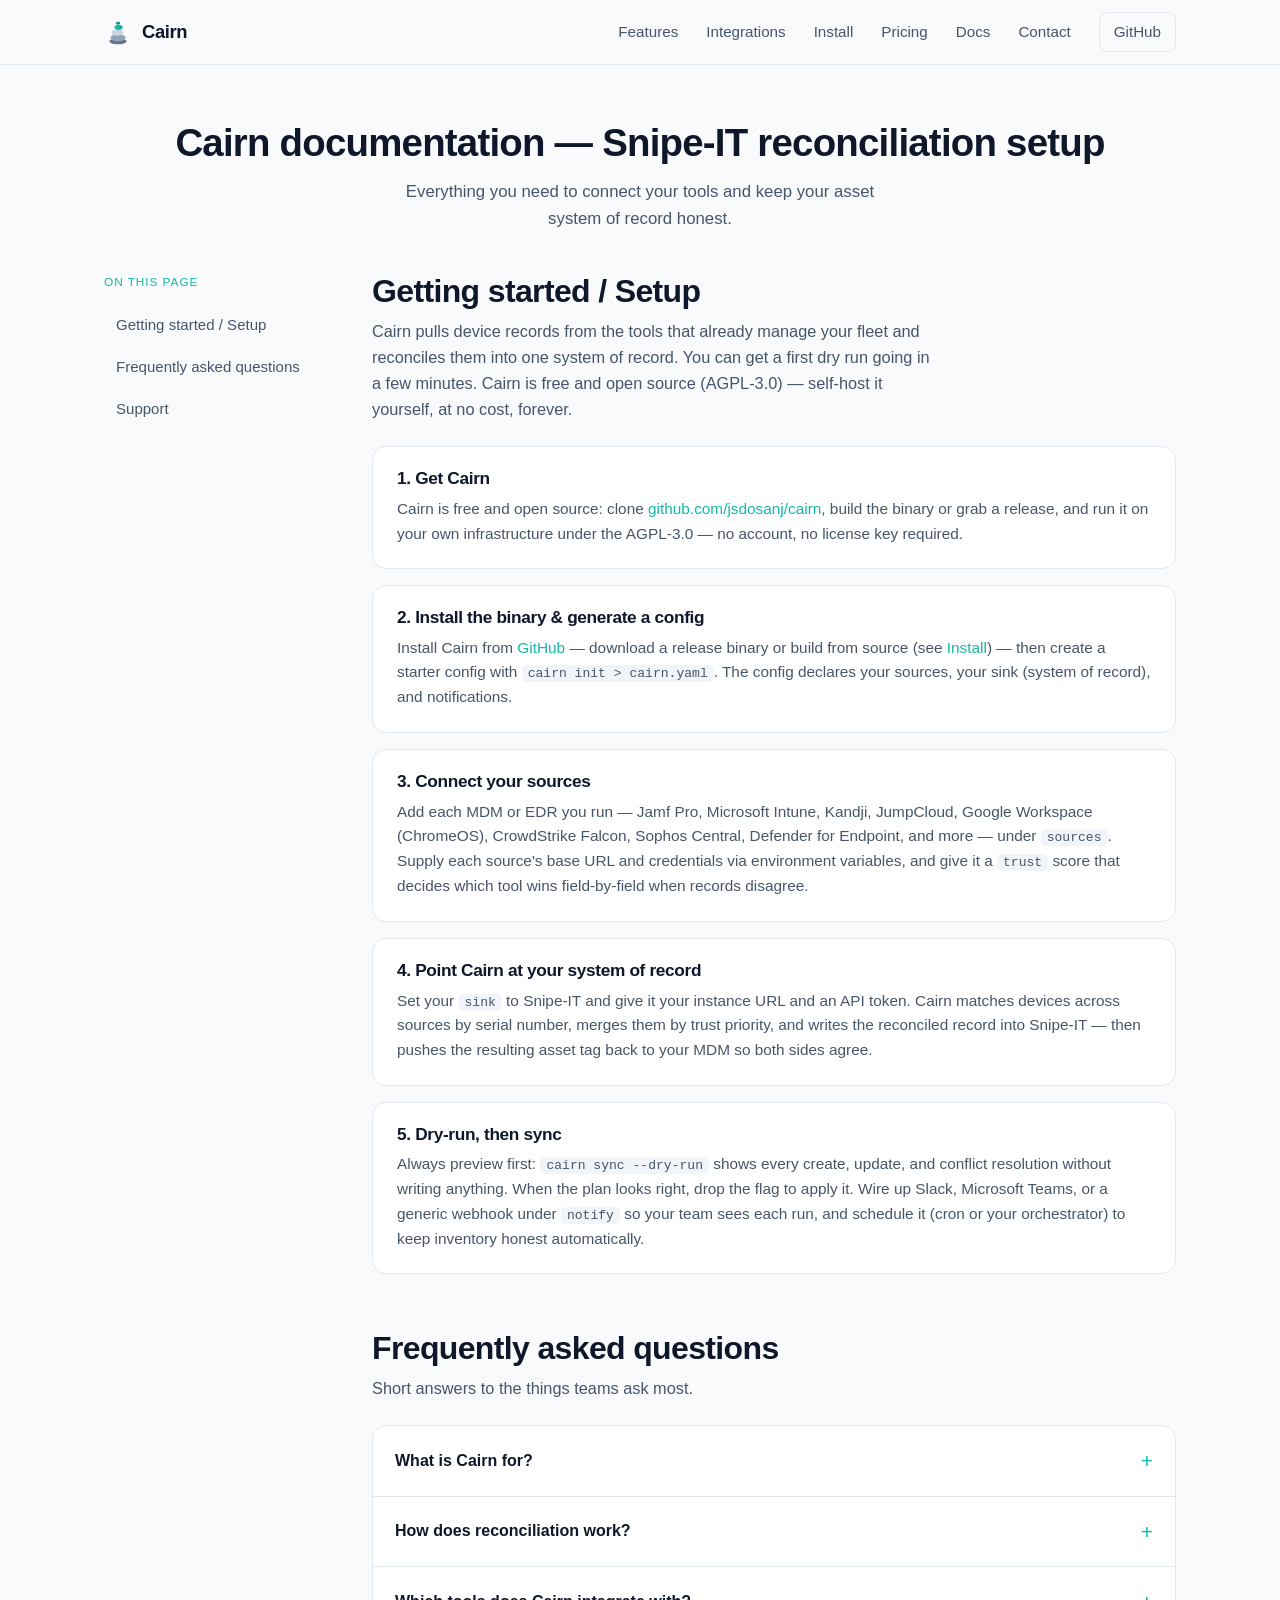
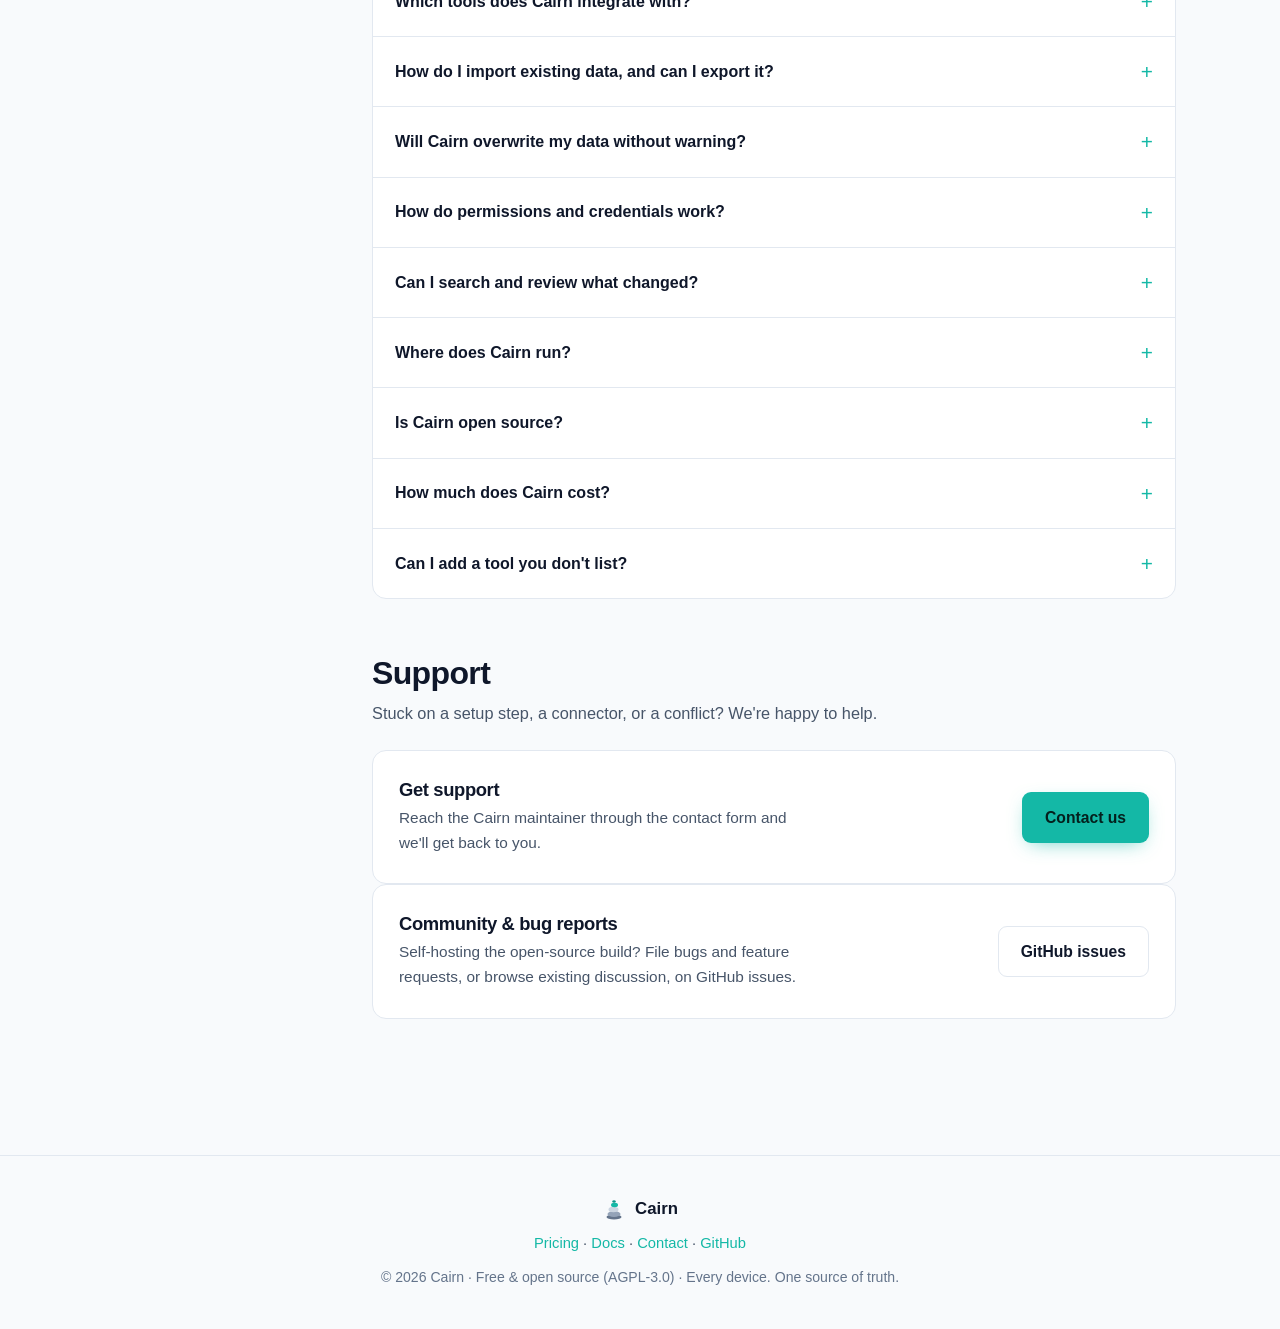
<file: docs.html>
<!DOCTYPE html>
<html lang="en">
<head>
  <meta charset="UTF-8">
  <meta name="viewport" content="width=device-width, initial-scale=1.0">
  <meta http-equiv="Content-Security-Policy" content="default-src 'self'; script-src 'self' 'unsafe-inline'; style-src 'self' 'unsafe-inline'; img-src 'self' data:; font-src 'self'; connect-src 'self'; form-action 'self' https://formsubmit.co; frame-ancestors 'none'; base-uri 'self'; object-src 'none'">
  <meta name="referrer" content="strict-origin-when-cross-origin">
  <title>Docs — Snipe-IT Reconciliation Setup &amp; FAQ | Cairn</title>
  <meta name="description" content="Cairn docs: set up Snipe-IT device reconciliation, connect 12+ MDM and EDR sources (Jamf, Intune, CrowdStrike), run a dry-run sync, plus answers to common questions.">
  <link rel="canonical" href="https://dosanjhlabs.com/cairn/docs.html">
  <meta name="robots" content="index, follow, max-image-preview:large, max-snippet:-1">
  <meta name="keywords" content="Snipe-IT sync setup, Snipe-IT integration, device reconciliation, Jamf to Snipe-IT, Intune Snipe-IT sync, CrowdStrike asset sync, MDM EDR inventory sync, fleet reconciliation tool, dry-run sync, Cairn docs">
  <meta name="theme-color" content="#0a0f1c">

  <link rel="icon" type="image/svg+xml" href="assets/cairn.svg">
  <link rel="icon" type="image/png" sizes="32x32" href="assets/favicon-32.png">
  <link rel="icon" href="assets/favicon.ico" sizes="any">
  <link rel="apple-touch-icon" href="assets/apple-touch-icon.png">

  <link rel="preconnect" href="https://fonts.googleapis.com">
  <link rel="preconnect" href="https://fonts.gstatic.com" crossorigin>
  <link rel="stylesheet" href="assets/styles.css">

  <meta property="og:type" content="website">
  <meta property="og:site_name" content="Cairn">
  <meta property="og:title" content="Docs — Snipe-IT Reconciliation Setup &amp; FAQ | Cairn">
  <meta property="og:description" content="Set up Snipe-IT device reconciliation with Cairn: connect 12+ MDM and EDR sources, run a dry-run sync, and reconcile your fleet.">
  <meta property="og:url" content="https://dosanjhlabs.com/cairn/docs.html">
  <meta property="og:image" content="https://dosanjhlabs.com/cairn/assets/og-image.png">
  <meta property="og:image:width" content="1200">
  <meta property="og:image:height" content="630">
  <meta property="og:image:alt" content="Cairn — Snipe-IT device reconciliation, automated.">

  <meta name="twitter:card" content="summary_large_image">
  <meta name="twitter:title" content="Docs — Snipe-IT Reconciliation Setup &amp; FAQ | Cairn">
  <meta name="twitter:description" content="Set up Snipe-IT device reconciliation with Cairn: connect your MDM and EDR sources and run a dry-run sync.">
  <meta name="twitter:image" content="https://dosanjhlabs.com/cairn/assets/og-image.png">

  <script type="application/ld+json">
  {
    "@context": "https://schema.org",
    "@type": "BreadcrumbList",
    "itemListElement": [
      {
        "@type": "ListItem",
        "position": 1,
        "name": "Home",
        "item": "https://dosanjhlabs.com/cairn/"
      },
      {
        "@type": "ListItem",
        "position": 2,
        "name": "Docs",
        "item": "https://dosanjhlabs.com/cairn/docs.html"
      }
    ]
  }
  </script>
  <script type="application/ld+json">
  {
    "@context": "https://schema.org",
    "@type": "FAQPage",
    "mainEntity": [
      {
        "@type": "Question",
        "name": "What is Cairn for?",
        "acceptedAnswer": {
          "@type": "Answer",
          "text": "Cairn keeps your IT asset system of record matching reality. It reads device inventory from the MDM and EDR tools that already manage your fleet, reconciles overlapping records, and writes one clean, trustworthy record per machine — so you stop guessing what you actually own."
        }
      },
      {
        "@type": "Question",
        "name": "How does reconciliation work?",
        "acceptedAnswer": {
          "@type": "Answer",
          "text": "Cairn matches records for the same physical machine across tools by serial number, then merges them field-by-field using the trust score you assign each source. Higher trust wins on conflict, so you can let Jamf own hardware fields while CrowdStrike owns last-seen data."
        }
      },
      {
        "@type": "Question",
        "name": "Which tools does Cairn integrate with?",
        "acceptedAnswer": {
          "@type": "Answer",
          "text": "Sources include Jamf Pro, Microsoft Intune, Kandji, JumpCloud, Google Workspace (ChromeOS), CrowdStrike Falcon, Sophos Central, Microsoft Defender for Endpoint, Apple Business Manager, UniFi, CDW, and Rudder. Snipe-IT is the supported system of record, and notifications go to Slack, Microsoft Teams, or a generic webhook."
        }
      },
      {
        "@type": "Question",
        "name": "How do I import existing data, and can I export it?",
        "acceptedAnswer": {
          "@type": "Answer",
          "text": "There's nothing to import manually — Cairn pulls live device data directly from your connected sources on every run. Your reconciled records live in your Snipe-IT system of record, which you fully own and can export at any time through Snipe-IT's own API and CSV export."
        }
      },
      {
        "@type": "Question",
        "name": "Will Cairn overwrite my data without warning?",
        "acceptedAnswer": {
          "@type": "Answer",
          "text": "No. Run cairn sync --dry-run to preview every create, update, and conflict resolution before a single write hits your system of record. Only when you drop the flag does Cairn apply changes."
        }
      },
      {
        "@type": "Question",
        "name": "How do permissions and credentials work?",
        "acceptedAnswer": {
          "@type": "Answer",
          "text": "Cairn talks to each tool with its own scoped API credentials — ideally read-only on sources and write-scoped only on your system of record. Secrets are supplied via environment variables (never committed to config), connections are HTTPS-only, config files are permission-checked, and serial numbers are masked in logs."
        }
      },
      {
        "@type": "Question",
        "name": "Can I search and review what changed?",
        "acceptedAnswer": {
          "@type": "Answer",
          "text": "Every run produces a summary of matched, new, and conflict-resolved devices, delivered to your notification channel. You can search and filter the reconciled records themselves in Snipe-IT by serial, asset tag, model, or source."
        }
      },
      {
        "@type": "Question",
        "name": "Where does Cairn run?",
        "acceptedAnswer": {
          "@type": "Answer",
          "text": "Cairn is a single cross-platform binary for macOS, Windows, and Linux. Run it in fleet mode centrally to reconcile the whole estate, or in agent mode on each endpoint to sync that one machine. It fits cleanly into cron jobs and CI/orchestration pipelines."
        }
      },
      {
        "@type": "Question",
        "name": "Is Cairn open source?",
        "acceptedAnswer": {
          "@type": "Answer",
          "text": "Yes. Cairn is free and open source, released under the AGPL-3.0 — the same license as Snipe-IT, which Cairn integrates with. You can self-host it at no cost, forever, from GitHub. There are no paid tiers, no seat limits, and no license keys."
        }
      },
      {
        "@type": "Question",
        "name": "How much does Cairn cost?",
        "acceptedAnswer": {
          "@type": "Answer",
          "text": "Nothing. Cairn is free and open source (AGPL-3.0), forever. There are no paid tiers, no seat limits, and no license keys."
        }
      },
      {
        "@type": "Question",
        "name": "Can I add a tool you don't list?",
        "acceptedAnswer": {
          "@type": "Answer",
          "text": "Cairn's provider model lets new MDM and EDR sources be added without changing the core engine. Since Cairn is open source, you can build a provider yourself or request one on GitHub."
        }
      }
    ]
  }
  </script>
</head>
<body>
  <a class="skip-link" href="#main">Skip to content</a>

  <header class="nav" id="top">
    <div class="container nav__inner">
      <a class="brand" href="index.html#top" aria-label="Cairn home">
        <img class="brand__mark" src="assets/cairn.svg" alt="" width="28" height="28">
        <span class="brand__name">Cairn</span>
      </a>

      <button class="nav__toggle" id="navToggle" aria-label="Toggle navigation menu" aria-expanded="false" aria-controls="navLinks">
        <span class="nav__bar"></span>
        <span class="nav__bar"></span>
        <span class="nav__bar"></span>
      </button>

      <nav class="nav__links" id="navLinks" aria-label="Primary">
        <a href="index.html#features">Features</a>
        <a href="index.html#integrations">Integrations</a>
        <a href="index.html#install">Install</a>
        <a href="pricing.html">Pricing</a>
        <a href="docs.html">Docs</a>
        <a href="index.html#contact">Contact</a>
        <a class="nav__github" href="https://github.com/jsdosanj/cairn" target="_blank" rel="noopener">GitHub</a>
      </nav>
    </div>
  </header>

  <main id="main">
    <section class="section docs">
      <div class="container">
        <h1 class="section__title">Cairn documentation — Snipe-IT reconciliation setup</h1>
        <p class="section__sub">
          Everything you need to connect your tools and keep your asset system of record honest.
        </p>

        <div class="docs__layout">
          <aside class="docs__nav" aria-label="Docs sections">
            <p class="docs__nav-label">On this page</p>
            <a href="#getting-started">Getting started / Setup</a>
            <a href="#faq">Frequently asked questions</a>
            <a href="#support">Support</a>
          </aside>

          <div class="docs__main">
            <!-- GETTING STARTED -->
            <section class="docs__block" id="getting-started">
              <h2>Getting started / Setup</h2>
              <p class="docs__lead">
                Cairn pulls device records from the tools that already manage your
                fleet and reconciles them into one system of record. You can get a
                first dry run going in a few minutes. Cairn is free and open source
                (AGPL-3.0) — self-host it yourself, at no cost, forever.
              </p>

              <div class="docs__step">
                <h3>1. Get Cairn</h3>
                <p>
                  Cairn is free and open source: clone
                  <a href="https://github.com/jsdosanj/cairn" target="_blank" rel="noopener">github.com/jsdosanj/cairn</a>,
                  build the binary or grab a release, and run it on your own infrastructure
                  under the AGPL-3.0 — no account, no license key required.
                </p>
              </div>

              <div class="docs__step">
                <h3>2. Install the binary &amp; generate a config</h3>
                <p>
                  Install Cairn from <a href="https://github.com/jsdosanj/cairn" target="_blank" rel="noopener">GitHub</a> —
                  download a release binary or build from source (see
                  <a href="index.html#install">Install</a>) — then create a starter config with
                  <code>cairn init &gt; cairn.yaml</code>. The config declares your sources, your
                  sink (system of record), and notifications.
                </p>
              </div>

              <div class="docs__step">
                <h3>3. Connect your sources</h3>
                <p>
                  Add each MDM or EDR you run — Jamf Pro, Microsoft Intune, Kandji,
                  JumpCloud, Google Workspace (ChromeOS), CrowdStrike Falcon, Sophos
                  Central, Defender for Endpoint, and more — under <code>sources</code>.
                  Supply each source's base URL and credentials via environment variables,
                  and give it a <code>trust</code> score that decides which tool wins
                  field-by-field when records disagree.
                </p>
              </div>

              <div class="docs__step">
                <h3>4. Point Cairn at your system of record</h3>
                <p>
                  Set your <code>sink</code> to Snipe-IT and give it your instance URL and
                  an API token. Cairn matches devices across sources by serial number,
                  merges them by trust priority, and writes the reconciled record into
                  Snipe-IT — then pushes the resulting asset tag back to your MDM so both
                  sides agree.
                </p>
              </div>

              <div class="docs__step">
                <h3>5. Dry-run, then sync</h3>
                <p>
                  Always preview first: <code>cairn sync --dry-run</code> shows every
                  create, update, and conflict resolution without writing anything. When
                  the plan looks right, drop the flag to apply it. Wire up Slack, Microsoft
                  Teams, or a generic webhook under <code>notify</code> so your team sees
                  each run, and schedule it (cron or your orchestrator) to keep inventory
                  honest automatically.
                </p>
              </div>
            </section>

            <!-- FAQ -->
            <section class="docs__block" id="faq">
              <h2>Frequently asked questions</h2>
              <p class="docs__lead">Short answers to the things teams ask most.</p>

              <div class="faq">
                <details class="faq__item">
                  <summary>What is Cairn for?</summary>
                  <div class="faq__answer"><p>
                    Cairn keeps your IT asset system of record matching reality. It reads
                    device inventory from the MDM and EDR tools that already manage your
                    fleet, reconciles overlapping records, and writes one clean, trustworthy
                    record per machine — so you stop guessing what you actually own.
                  </p></div>
                </details>

                <details class="faq__item">
                  <summary>How does reconciliation work?</summary>
                  <div class="faq__answer"><p>
                    Cairn matches records for the same physical machine across tools by
                    serial number, then merges them field-by-field using the
                    <code>trust</code> score you assign each source. Higher trust wins on
                    conflict, so (for example) you can let Jamf own hardware fields while
                    CrowdStrike owns last-seen data.
                  </p></div>
                </details>

                <details class="faq__item">
                  <summary>Which tools does Cairn integrate with?</summary>
                  <div class="faq__answer"><p>
                    Sources include Jamf Pro, Microsoft Intune, Kandji, JumpCloud, Google
                    Workspace (ChromeOS), CrowdStrike Falcon, Sophos Central, Microsoft
                    Defender for Endpoint, Apple Business Manager, UniFi, CDW, and Rudder.
                    Snipe-IT is the supported system of record, and notifications go to
                    Slack, Microsoft Teams, or a generic webhook.
                  </p></div>
                </details>

                <details class="faq__item">
                  <summary>How do I import existing data, and can I export it?</summary>
                  <div class="faq__answer"><p>
                    There's nothing to import manually — Cairn pulls live device data
                    directly from your connected sources on every run. Your reconciled
                    records live in your Snipe-IT system of record, which you fully own and
                    can export at any time through Snipe-IT's own API and CSV export.
                  </p></div>
                </details>

                <details class="faq__item">
                  <summary>Will Cairn overwrite my data without warning?</summary>
                  <div class="faq__answer"><p>
                    No. Run <code>cairn sync --dry-run</code> to preview every create,
                    update, and conflict resolution before a single write hits your system
                    of record. Only when you drop the flag does Cairn apply changes.
                  </p></div>
                </details>

                <details class="faq__item">
                  <summary>How do permissions and credentials work?</summary>
                  <div class="faq__answer"><p>
                    Cairn talks to each tool with its own scoped API credentials — ideally
                    read-only on sources and write-scoped only on your system of record.
                    Secrets are supplied via environment variables (never committed to
                    config), connections are HTTPS-only, config files are permission-checked,
                    and serial numbers are masked in logs.
                  </p></div>
                </details>

                <details class="faq__item">
                  <summary>Can I search and review what changed?</summary>
                  <div class="faq__answer"><p>
                    Every run produces a summary of matched, new, and conflict-resolved
                    devices, delivered to your notification channel. You can search and
                    filter the reconciled records themselves in Snipe-IT by serial, asset
                    tag, model, or source.
                  </p></div>
                </details>

                <details class="faq__item">
                  <summary>Where does Cairn run?</summary>
                  <div class="faq__answer"><p>
                    Cairn is a single cross-platform binary for macOS, Windows, and Linux.
                    Run it in <em>fleet mode</em> centrally to reconcile the whole estate, or
                    in <em>agent mode</em> on each endpoint to sync that one machine. It fits
                    cleanly into cron jobs and CI/orchestration pipelines.
                  </p></div>
                </details>

                <details class="faq__item">
                  <summary>Is Cairn open source?</summary>
                  <div class="faq__answer"><p>
                    Yes. Cairn is free and open source, released under the
                    <strong>AGPL-3.0</strong> — the same license as Snipe-IT, which Cairn
                    integrates with. You can self-host it at no cost, forever, from
                    <a href="https://github.com/jsdosanj/cairn" target="_blank" rel="noopener">GitHub</a>.
                    There are no paid tiers, no seat limits, and no license keys.
                  </p></div>
                </details>

                <details class="faq__item">
                  <summary>How much does Cairn cost?</summary>
                  <div class="faq__answer"><p>
                    Nothing. Cairn is free and open source (AGPL-3.0), forever. There are
                    no paid tiers, no seat limits, and no license keys — see the
                    <a href="pricing.html">pricing page</a>.
                  </p></div>
                </details>

                <details class="faq__item">
                  <summary>Can I add a tool you don't list?</summary>
                  <div class="faq__answer"><p>
                    Cairn's provider model lets new MDM and EDR sources be added without
                    changing the core engine. Since Cairn is open source, you can build a
                    provider yourself or
                    <a href="https://github.com/jsdosanj/cairn/issues" target="_blank" rel="noopener">request one on GitHub</a>.
                  </p></div>
                </details>
              </div>
            </section>

            <!-- SUPPORT -->
            <section class="docs__block" id="support">
              <h2>Support</h2>
              <p class="docs__lead">Stuck on a setup step, a connector, or a conflict? We're happy to help.</p>

              <div class="support-card">
                <div>
                  <h3>Get support</h3>
                  <p>
                    Reach the Cairn maintainer through the contact form and we'll get back to you.
                  </p>
                </div>
                <a class="btn btn--primary" href="index.html#contact">Contact us</a>
              </div>

              <div class="support-card">
                <div>
                  <h3>Community &amp; bug reports</h3>
                  <p>
                    Self-hosting the open-source build? File bugs and feature requests, or
                    browse existing discussion, on GitHub issues.
                  </p>
                </div>
                <a class="btn btn--ghost" href="https://github.com/jsdosanj/cairn/issues" target="_blank" rel="noopener">GitHub issues</a>
              </div>
            </section>
          </div>
        </div>
      </div>
    </section>
  </main>

  <footer class="footer">
    <div class="container footer__inner">
      <div class="footer__brand">
        <img src="assets/cairn.svg" alt="Cairn logo" width="24" height="24" loading="lazy" decoding="async">
        <span>Cairn</span>
      </div>
      <p class="footer__meta">
        <a href="pricing.html">Pricing</a> ·
        <a href="docs.html">Docs</a> ·
        <a href="index.html#contact">Contact</a> ·
        <a href="https://github.com/jsdosanj/cairn" target="_blank" rel="noopener">GitHub</a>
      </p>
      <p class="footer__copy">© 2026 Cairn · Free &amp; open source (AGPL-3.0) · Every device. One source of truth.</p>
    </div>
  </footer>

  <script src="assets/main.js" defer></script>
</body>
</html>
</file>
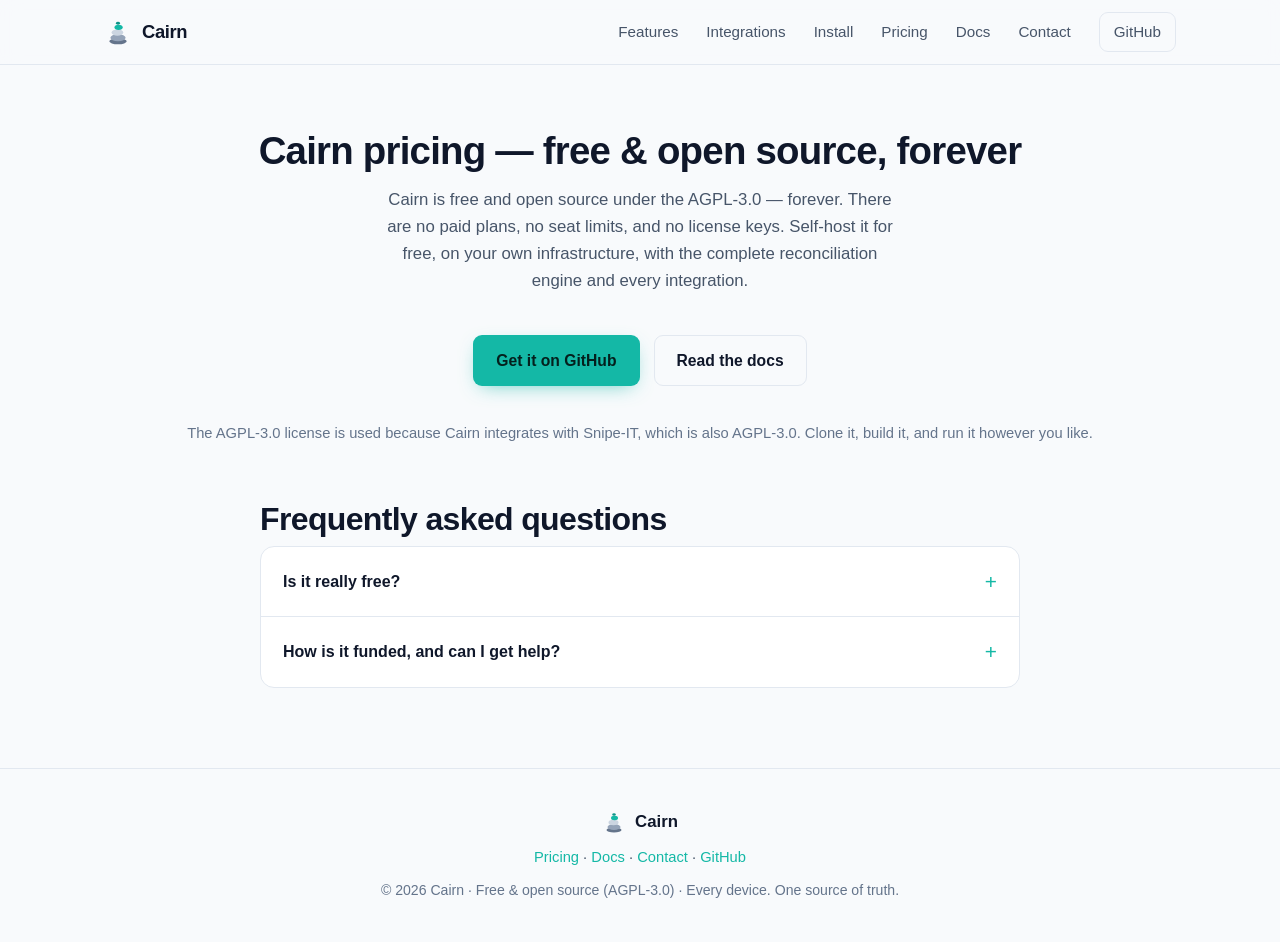
<file: pricing.html>
<!DOCTYPE html>
<html lang="en">
<head>
  <meta charset="UTF-8">
  <meta name="viewport" content="width=device-width, initial-scale=1.0">
  <meta http-equiv="Content-Security-Policy" content="default-src 'self'; script-src 'self' 'unsafe-inline'; style-src 'self' 'unsafe-inline'; img-src 'self' data:; font-src 'self'; connect-src 'self'; form-action 'self' https://formsubmit.co; frame-ancestors 'none'; base-uri 'self'; object-src 'none'">
  <meta name="referrer" content="strict-origin-when-cross-origin">
  <title>Pricing — Free Snipe-IT Reconciliation Tool | Cairn</title>
  <meta name="description" content="Cairn is a free, open-source Snipe-IT reconciliation and device sync tool (AGPL-3.0). No paid plans, seat limits, or license keys — self-host the full engine for free.">
  <link rel="canonical" href="https://dosanjhlabs.com/cairn/pricing.html">
  <meta name="robots" content="index, follow, max-image-preview:large, max-snippet:-1">
  <meta name="keywords" content="Snipe-IT integration, free Snipe-IT sync, open source asset management, device reconciliation, asset reconciliation, IT asset management, free fleet reconciliation tool, AGPL-3.0 Snipe-IT">
  <meta name="theme-color" content="#0a0f1c">

  <link rel="icon" type="image/svg+xml" href="assets/cairn.svg">
  <link rel="icon" type="image/png" sizes="32x32" href="assets/favicon-32.png">
  <link rel="icon" href="assets/favicon.ico" sizes="any">
  <link rel="apple-touch-icon" href="assets/apple-touch-icon.png">

  <link rel="preconnect" href="https://fonts.googleapis.com">
  <link rel="preconnect" href="https://fonts.gstatic.com" crossorigin>
  <link rel="stylesheet" href="assets/styles.css">

  <meta property="og:type" content="website">
  <meta property="og:site_name" content="Cairn">
  <meta property="og:title" content="Pricing — Free Snipe-IT Reconciliation Tool | Cairn">
  <meta property="og:description" content="Cairn is a free, open-source Snipe-IT reconciliation tool (AGPL-3.0). No paid plans, seat limits, or license keys — self-host the full engine for free.">
  <meta property="og:url" content="https://dosanjhlabs.com/cairn/pricing.html">
  <meta property="og:image" content="https://dosanjhlabs.com/cairn/assets/og-image.png">
  <meta property="og:image:width" content="1200">
  <meta property="og:image:height" content="630">
  <meta property="og:image:alt" content="Cairn — Snipe-IT device reconciliation, automated.">

  <meta name="twitter:card" content="summary_large_image">
  <meta name="twitter:title" content="Pricing — Free Snipe-IT Reconciliation Tool | Cairn">
  <meta name="twitter:description" content="Free, open-source Snipe-IT reconciliation tool (AGPL-3.0). No paid plans, no seat limits, no license keys.">
  <meta name="twitter:image" content="https://dosanjhlabs.com/cairn/assets/og-image.png">

  <script type="application/ld+json">
  {
    "@context": "https://schema.org",
    "@type": "BreadcrumbList",
    "itemListElement": [
      {
        "@type": "ListItem",
        "position": 1,
        "name": "Home",
        "item": "https://dosanjhlabs.com/cairn/"
      },
      {
        "@type": "ListItem",
        "position": 2,
        "name": "Pricing",
        "item": "https://dosanjhlabs.com/cairn/pricing.html"
      }
    ]
  }
  </script>
  <script type="application/ld+json">
  {
    "@context": "https://schema.org",
    "@type": "FAQPage",
    "mainEntity": [
      {
        "@type": "Question",
        "name": "Is Cairn really free?",
        "acceptedAnswer": {
          "@type": "Answer",
          "text": "Yes — Cairn is open source under the AGPL-3.0, the same license as Snipe-IT, which Cairn integrates with. You can self-host the complete engine at no cost, forever. There are no paid tiers, no seat limits, and no license keys."
        }
      },
      {
        "@type": "Question",
        "name": "How is Cairn funded, and can I get help?",
        "acceptedAnswer": {
          "@type": "Answer",
          "text": "Cairn is a community open-source project. Community support is available through GitHub issues, where you can file bugs, request features, and browse existing discussion. You can also get in touch through the contact form on the site."
        }
      }
    ]
  }
  </script>
</head>
<body>
  <a class="skip-link" href="#main">Skip to content</a>

  <header class="nav" id="top">
    <div class="container nav__inner">
      <a class="brand" href="index.html#top" aria-label="Cairn home">
        <img class="brand__mark" src="assets/cairn.svg" alt="" width="28" height="28">
        <span class="brand__name">Cairn</span>
      </a>

      <button class="nav__toggle" id="navToggle" aria-label="Toggle navigation menu" aria-expanded="false" aria-controls="navLinks">
        <span class="nav__bar"></span>
        <span class="nav__bar"></span>
        <span class="nav__bar"></span>
      </button>

      <nav class="nav__links" id="navLinks" aria-label="Primary">
        <a href="index.html#features">Features</a>
        <a href="index.html#integrations">Integrations</a>
        <a href="index.html#install">Install</a>
        <a href="pricing.html">Pricing</a>
        <a href="docs.html">Docs</a>
        <a href="index.html#contact">Contact</a>
        <a class="nav__github" href="https://github.com/jsdosanj/cairn" target="_blank" rel="noopener">GitHub</a>
      </nav>
    </div>
  </header>

  <main id="main">
    <section class="section pricing">
      <div class="container">
        <h1 class="section__title">Cairn pricing — free &amp; open source, forever</h1>
        <p class="section__sub">
          Cairn is free and open source under the AGPL-3.0 — forever. There are no paid
          plans, no seat limits, and no license keys. Self-host it for free, on your own
          infrastructure, with the complete reconciliation engine and every integration.
        </p>

        <div class="pricing__free">
          <a class="btn btn--primary" href="https://github.com/jsdosanj/cairn" target="_blank" rel="noopener">Get it on GitHub</a>
          <a class="btn btn--ghost" href="docs.html">Read the docs</a>
        </div>

        <p class="pricing__foot">
          The AGPL-3.0 license is used because Cairn integrates with Snipe-IT, which is
          also AGPL-3.0. Clone it, build it, and run it however you like.
        </p>

        <section class="docs__block" aria-label="Pricing questions">
          <h2>Frequently asked questions</h2>
          <div class="faq">
            <details class="faq__item">
              <summary>Is it really free?</summary>
              <div class="faq__answer"><p>
                Yes — Cairn is open source under the AGPL-3.0, the same license as
                Snipe-IT, which Cairn integrates with. You can self-host the complete
                engine at no cost, forever. There are no paid tiers, no seat limits, and
                no license keys.
              </p></div>
            </details>

            <details class="faq__item">
              <summary>How is it funded, and can I get help?</summary>
              <div class="faq__answer"><p>
                Cairn is a community open-source project. Community support is available
                through <a href="https://github.com/jsdosanj/cairn/issues" target="_blank" rel="noopener">GitHub issues</a>,
                where you can file bugs, request features, and browse existing discussion.
                You can also get in touch through the
                <a href="index.html#contact">contact form</a>.
              </p></div>
            </details>
          </div>
        </section>
      </div>
    </section>
  </main>

  <footer class="footer">
    <div class="container footer__inner">
      <div class="footer__brand">
        <img src="assets/cairn.svg" alt="Cairn logo" width="24" height="24" loading="lazy" decoding="async">
        <span>Cairn</span>
      </div>
      <p class="footer__meta">
        <a href="pricing.html">Pricing</a> ·
        <a href="docs.html">Docs</a> ·
        <a href="index.html#contact">Contact</a> ·
        <a href="https://github.com/jsdosanj/cairn" target="_blank" rel="noopener">GitHub</a>
      </p>
      <p class="footer__copy">© 2026 Cairn · Free &amp; open source (AGPL-3.0) · Every device. One source of truth.</p>
    </div>
  </footer>

  <script src="assets/main.js" defer></script>
</body>
</html>
</file>
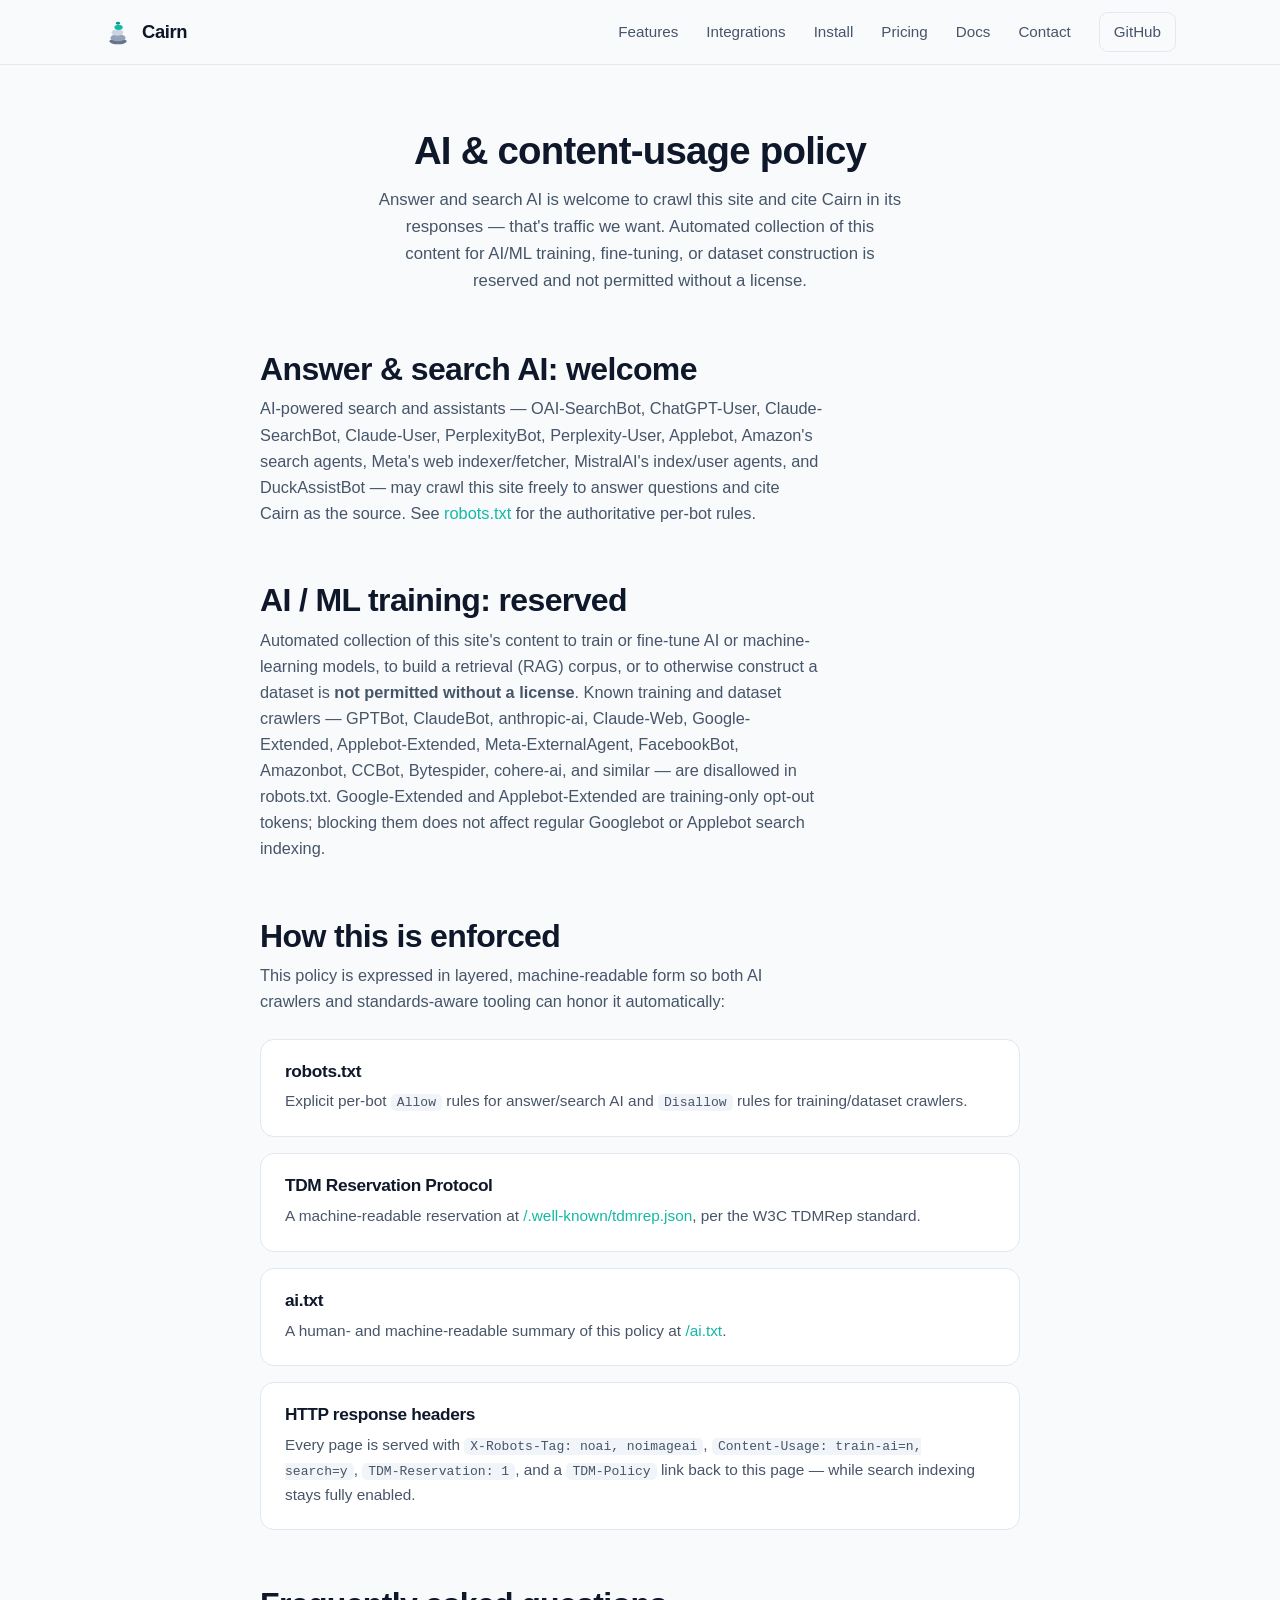
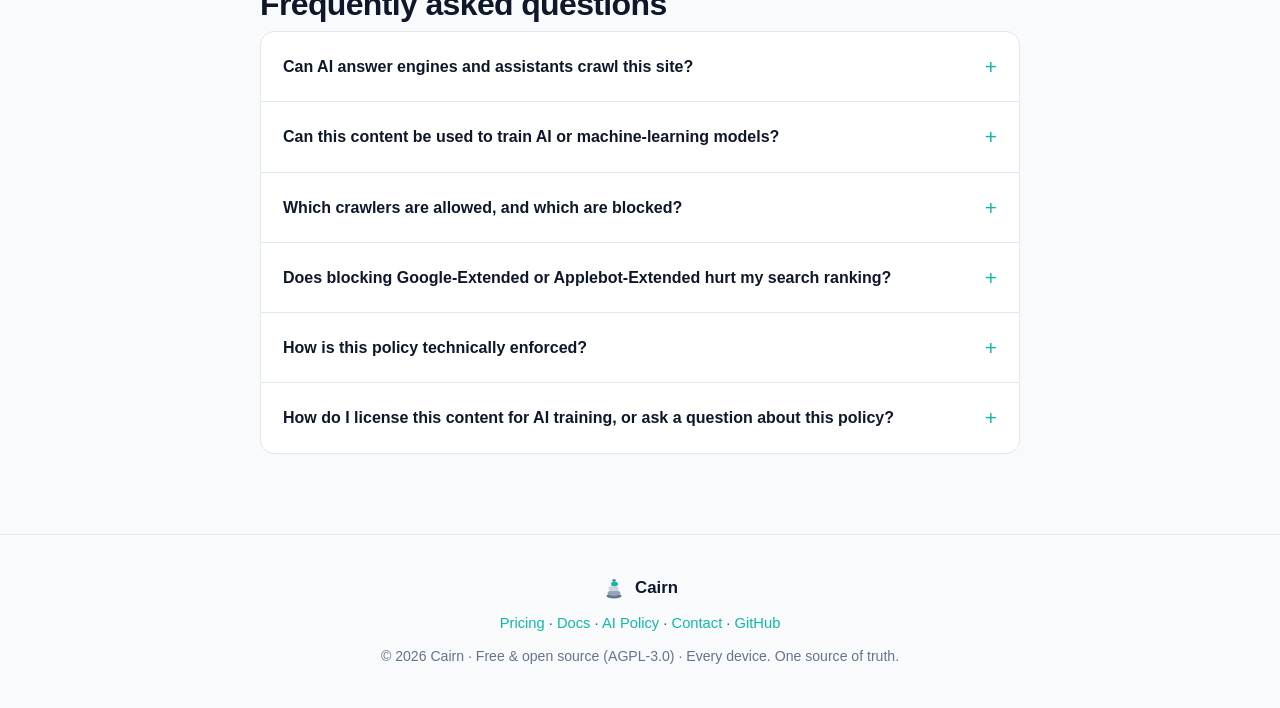
<file: site/ai-policy.html>
<!DOCTYPE html>
<html lang="en">
<head>
  <meta charset="UTF-8">
  <meta name="viewport" content="width=device-width, initial-scale=1.0">
  <meta http-equiv="Content-Security-Policy" content="default-src 'self'; script-src 'self' 'unsafe-inline'; style-src 'self' 'unsafe-inline'; img-src 'self' data:; font-src 'self'; connect-src 'self'; form-action 'self' https://formsubmit.co; frame-ancestors 'none'; base-uri 'self'; object-src 'none'">
  <meta name="referrer" content="strict-origin-when-cross-origin">
  <title>AI &amp; Content-Usage Policy | Cairn</title>
  <meta name="description" content="How AI crawlers may use Cairn's site: answer/search engines are welcome to crawl and cite it, but automated collection for AI/ML training is not permitted without a license.">
  <link rel="canonical" href="https://cairn.dosanjhlabs.com/ai-policy.html">
  <meta name="robots" content="index, follow, max-image-preview:large, max-snippet:-1">
  <meta name="keywords" content="AI content policy, TDM reservation, AI crawler policy, noai, content usage policy, AI training opt out, robots.txt AI, Cairn">
  <meta name="theme-color" content="#0a0f1c">

  <link rel="icon" type="image/svg+xml" href="assets/cairn.svg">
  <link rel="icon" type="image/png" sizes="32x32" href="assets/favicon-32.png">
  <link rel="icon" href="assets/favicon.ico" sizes="any">
  <link rel="apple-touch-icon" href="assets/apple-touch-icon.png">

  <link rel="preconnect" href="https://fonts.googleapis.com">
  <link rel="preconnect" href="https://fonts.gstatic.com" crossorigin>
  <link rel="stylesheet" href="assets/styles.css">

  <meta property="og:type" content="website">
  <meta property="og:site_name" content="Cairn">
  <meta property="og:title" content="AI &amp; Content-Usage Policy | Cairn">
  <meta property="og:description" content="Answer/search AI is welcome to crawl and cite Cairn's site. Automated collection for AI/ML training is reserved and not permitted without a license.">
  <meta property="og:url" content="https://cairn.dosanjhlabs.com/ai-policy.html">
  <meta property="og:image" content="https://cairn.dosanjhlabs.com/assets/og-image.png">
  <meta property="og:image:width" content="1200">
  <meta property="og:image:height" content="630">
  <meta property="og:image:alt" content="Cairn — Snipe-IT device reconciliation, automated.">

  <meta name="twitter:card" content="summary_large_image">
  <meta name="twitter:title" content="AI &amp; Content-Usage Policy | Cairn">
  <meta name="twitter:description" content="Answer/search AI is welcome here. Automated collection for AI/ML training is reserved and requires a license.">
  <meta name="twitter:image" content="https://cairn.dosanjhlabs.com/assets/og-image.png">

  <script type="application/ld+json">
  {
    "@context": "https://schema.org",
    "@type": "BreadcrumbList",
    "itemListElement": [
      {
        "@type": "ListItem",
        "position": 1,
        "name": "Home",
        "item": "https://cairn.dosanjhlabs.com/"
      },
      {
        "@type": "ListItem",
        "position": 2,
        "name": "AI & Content-Usage Policy",
        "item": "https://cairn.dosanjhlabs.com/ai-policy.html"
      }
    ]
  }
  </script>
  <script type="application/ld+json">
  {
    "@context": "https://schema.org",
    "@type": "FAQPage",
    "mainEntity": [
      {
        "@type": "Question",
        "name": "Can AI answer engines and assistants crawl this site?",
        "acceptedAnswer": {
          "@type": "Answer",
          "text": "Yes. Answer and search-oriented AI — including OAI-SearchBot, ChatGPT-User, Claude-SearchBot, Claude-User, PerplexityBot, Perplexity-User, Applebot, Amazon's search agents, Meta's web indexer/fetcher, MistralAI's index/user agents, and DuckAssistBot — is welcome to crawl this site and cite it in answers. That kind of crawling drives traffic back to Cairn and we want it."
        }
      },
      {
        "@type": "Question",
        "name": "Can this content be used to train AI or machine-learning models?",
        "acceptedAnswer": {
          "@type": "Answer",
          "text": "Not without a license. Automated collection of this site's content for AI/ML training, fine-tuning, building a RAG corpus, or otherwise constructing a dataset is not permitted. This content is reserved under the W3C TDM (Text and Data Mining) Reservation Protocol."
        }
      },
      {
        "@type": "Question",
        "name": "Which crawlers are allowed, and which are blocked?",
        "acceptedAnswer": {
          "@type": "Answer",
          "text": "robots.txt is the authoritative list. Answer/search crawlers are explicitly allowed. Known AI training and dataset crawlers — including GPTBot, ClaudeBot, anthropic-ai, Claude-Web, Google-Extended, Applebot-Extended, Meta-ExternalAgent, CCBot, Bytespider, and similar — are disallowed."
        }
      },
      {
        "@type": "Question",
        "name": "Does blocking Google-Extended or Applebot-Extended hurt my search ranking?",
        "acceptedAnswer": {
          "@type": "Answer",
          "text": "No. Google-Extended and Applebot-Extended are training-only opt-out control tokens. Disallowing them stops Google's and Apple's AI-training use of this content but has no effect on regular Googlebot or Applebot search indexing, which stays fully allowed."
        }
      },
      {
        "@type": "Question",
        "name": "How is this policy technically enforced?",
        "acceptedAnswer": {
          "@type": "Answer",
          "text": "Through layered, machine-readable signals: per-bot Allow/Disallow rules in robots.txt, a TDM reservation record at /.well-known/tdmrep.json, an /ai.txt policy file, and HTTP response headers (X-Robots-Tag: noai, noimageai; Content-Usage: train-ai=n, search=y; TDM-Reservation: 1; TDM-Policy) sent with every page."
        }
      },
      {
        "@type": "Question",
        "name": "How do I license this content for AI training, or ask a question about this policy?",
        "acceptedAnswer": {
          "@type": "Answer",
          "text": "Get in touch through the contact form at https://cairn.dosanjhlabs.com/#contact. We're open to licensing conversations for AI/ML training or dataset use — just not to having it taken without one."
        }
      }
    ]
  }
  </script>
</head>
<body>
  <a class="skip-link" href="#main">Skip to content</a>

  <header class="nav" id="top">
    <div class="container nav__inner">
      <a class="brand" href="index.html#top" aria-label="Cairn home">
        <img class="brand__mark" src="assets/cairn.svg" alt="" width="28" height="28">
        <span class="brand__name">Cairn</span>
      </a>

      <button class="nav__toggle" id="navToggle" aria-label="Toggle navigation menu" aria-expanded="false" aria-controls="navLinks">
        <span class="nav__bar"></span>
        <span class="nav__bar"></span>
        <span class="nav__bar"></span>
      </button>

      <nav class="nav__links" id="navLinks" aria-label="Primary">
        <a href="index.html#features">Features</a>
        <a href="index.html#integrations">Integrations</a>
        <a href="index.html#install">Install</a>
        <a href="pricing.html">Pricing</a>
        <a href="docs.html">Docs</a>
        <a href="index.html#contact">Contact</a>
        <a class="nav__github" href="https://github.com/jsdosanj/cairn" target="_blank" rel="noopener">GitHub</a>
      </nav>
    </div>
  </header>

  <main id="main">
    <section class="section pricing">
      <div class="container">
        <h1 class="section__title">AI &amp; content-usage policy</h1>
        <p class="section__sub">
          Answer and search AI is welcome to crawl this site and cite Cairn in its
          responses — that's traffic we want. Automated collection of this content
          for AI/ML training, fine-tuning, or dataset construction is reserved and
          not permitted without a license.
        </p>

        <div class="docs__block" aria-label="Policy detail">
          <h2>Answer &amp; search AI: welcome</h2>
          <p class="docs__lead">
            AI-powered search and assistants — OAI-SearchBot, ChatGPT-User,
            Claude-SearchBot, Claude-User, PerplexityBot, Perplexity-User,
            Applebot, Amazon's search agents, Meta's web indexer/fetcher,
            MistralAI's index/user agents, and DuckAssistBot — may crawl this
            site freely to answer questions and cite Cairn as the source. See
            <a href="robots.txt">robots.txt</a> for the authoritative per-bot rules.
          </p>
        </div>

        <div class="docs__block" aria-label="Policy detail">
          <h2>AI / ML training: reserved</h2>
          <p class="docs__lead">
            Automated collection of this site's content to train or fine-tune AI or
            machine-learning models, to build a retrieval (RAG) corpus, or to
            otherwise construct a dataset is <strong>not permitted without a
            license</strong>. Known training and dataset crawlers — GPTBot,
            ClaudeBot, anthropic-ai, Claude-Web, Google-Extended, Applebot-Extended,
            Meta-ExternalAgent, FacebookBot, Amazonbot, CCBot, Bytespider, cohere-ai,
            and similar — are disallowed in robots.txt. Google-Extended and
            Applebot-Extended are training-only opt-out tokens; blocking them does
            not affect regular Googlebot or Applebot search indexing.
          </p>
        </div>

        <div class="docs__block" aria-label="Policy detail">
          <h2>How this is enforced</h2>
          <p class="docs__lead">
            This policy is expressed in layered, machine-readable form so both
            AI crawlers and standards-aware tooling can honor it automatically:
          </p>
          <div class="docs__step">
            <h3>robots.txt</h3>
            <p>Explicit per-bot <code>Allow</code> rules for answer/search AI and <code>Disallow</code> rules for training/dataset crawlers.</p>
          </div>
          <div class="docs__step">
            <h3>TDM Reservation Protocol</h3>
            <p>A machine-readable reservation at <a href="/.well-known/tdmrep.json">/.well-known/tdmrep.json</a>, per the W3C TDMRep standard.</p>
          </div>
          <div class="docs__step">
            <h3>ai.txt</h3>
            <p>A human- and machine-readable summary of this policy at <a href="ai.txt">/ai.txt</a>.</p>
          </div>
          <div class="docs__step">
            <h3>HTTP response headers</h3>
            <p>Every page is served with <code>X-Robots-Tag: noai, noimageai</code>, <code>Content-Usage: train-ai=n, search=y</code>, <code>TDM-Reservation: 1</code>, and a <code>TDM-Policy</code> link back to this page — while search indexing stays fully enabled.</p>
          </div>
        </div>

        <section class="docs__block" aria-label="AI policy questions">
          <h2>Frequently asked questions</h2>
          <div class="faq">
            <details class="faq__item">
              <summary>Can AI answer engines and assistants crawl this site?</summary>
              <div class="faq__answer"><p>
                Yes. Answer and search-oriented AI — including OAI-SearchBot,
                ChatGPT-User, Claude-SearchBot, Claude-User, PerplexityBot,
                Perplexity-User, Applebot, Amazon's search agents, Meta's web
                indexer/fetcher, MistralAI's index/user agents, and DuckAssistBot —
                is welcome to crawl this site and cite it in answers. That kind of
                crawling drives traffic back to Cairn and we want it.
              </p></div>
            </details>

            <details class="faq__item">
              <summary>Can this content be used to train AI or machine-learning models?</summary>
              <div class="faq__answer"><p>
                Not without a license. Automated collection of this site's content
                for AI/ML training, fine-tuning, building a RAG corpus, or otherwise
                constructing a dataset is not permitted. This content is reserved
                under the W3C TDM (Text and Data Mining) Reservation Protocol.
              </p></div>
            </details>

            <details class="faq__item">
              <summary>Which crawlers are allowed, and which are blocked?</summary>
              <div class="faq__answer"><p>
                <a href="robots.txt">robots.txt</a> is the authoritative list.
                Answer/search crawlers are explicitly allowed. Known AI training and
                dataset crawlers — including GPTBot, ClaudeBot, anthropic-ai,
                Claude-Web, Google-Extended, Applebot-Extended, Meta-ExternalAgent,
                CCBot, Bytespider, and similar — are disallowed.
              </p></div>
            </details>

            <details class="faq__item">
              <summary>Does blocking Google-Extended or Applebot-Extended hurt my search ranking?</summary>
              <div class="faq__answer"><p>
                No. Google-Extended and Applebot-Extended are training-only opt-out
                control tokens. Disallowing them stops Google's and Apple's
                AI-training use of this content but has no effect on regular
                Googlebot or Applebot search indexing, which stays fully allowed.
              </p></div>
            </details>

            <details class="faq__item">
              <summary>How is this policy technically enforced?</summary>
              <div class="faq__answer"><p>
                Through layered, machine-readable signals: per-bot Allow/Disallow
                rules in robots.txt, a TDM reservation record at
                <a href="/.well-known/tdmrep.json">/.well-known/tdmrep.json</a>, an
                <a href="ai.txt">/ai.txt</a> policy file, and HTTP response headers
                (<code>X-Robots-Tag: noai, noimageai</code>;
                <code>Content-Usage: train-ai=n, search=y</code>;
                <code>TDM-Reservation: 1</code>; <code>TDM-Policy</code>) sent with
                every page.
              </p></div>
            </details>

            <details class="faq__item">
              <summary>How do I license this content for AI training, or ask a question about this policy?</summary>
              <div class="faq__answer"><p>
                Get in touch through the <a href="index.html#contact">contact form</a>.
                We're open to licensing conversations for AI/ML training or dataset
                use — just not to having it taken without one.
              </p></div>
            </details>
          </div>
        </section>
      </div>
    </section>
  </main>

  <footer class="footer">
    <div class="container footer__inner">
      <div class="footer__brand">
        <img src="assets/cairn.svg" alt="Cairn logo" width="24" height="24" loading="lazy" decoding="async">
        <span>Cairn</span>
      </div>
      <p class="footer__meta">
        <a href="pricing.html">Pricing</a> ·
        <a href="docs.html">Docs</a> ·
        <a href="ai-policy.html">AI Policy</a> ·
        <a href="index.html#contact">Contact</a> ·
        <a href="https://github.com/jsdosanj/cairn" target="_blank" rel="noopener">GitHub</a>
      </p>
      <p class="footer__copy">© 2026 Cairn · Free &amp; open source (AGPL-3.0) · Every device. One source of truth.</p>
    </div>
  </footer>

  <script src="assets/main.js" defer></script>
</body>
</html>
</file>
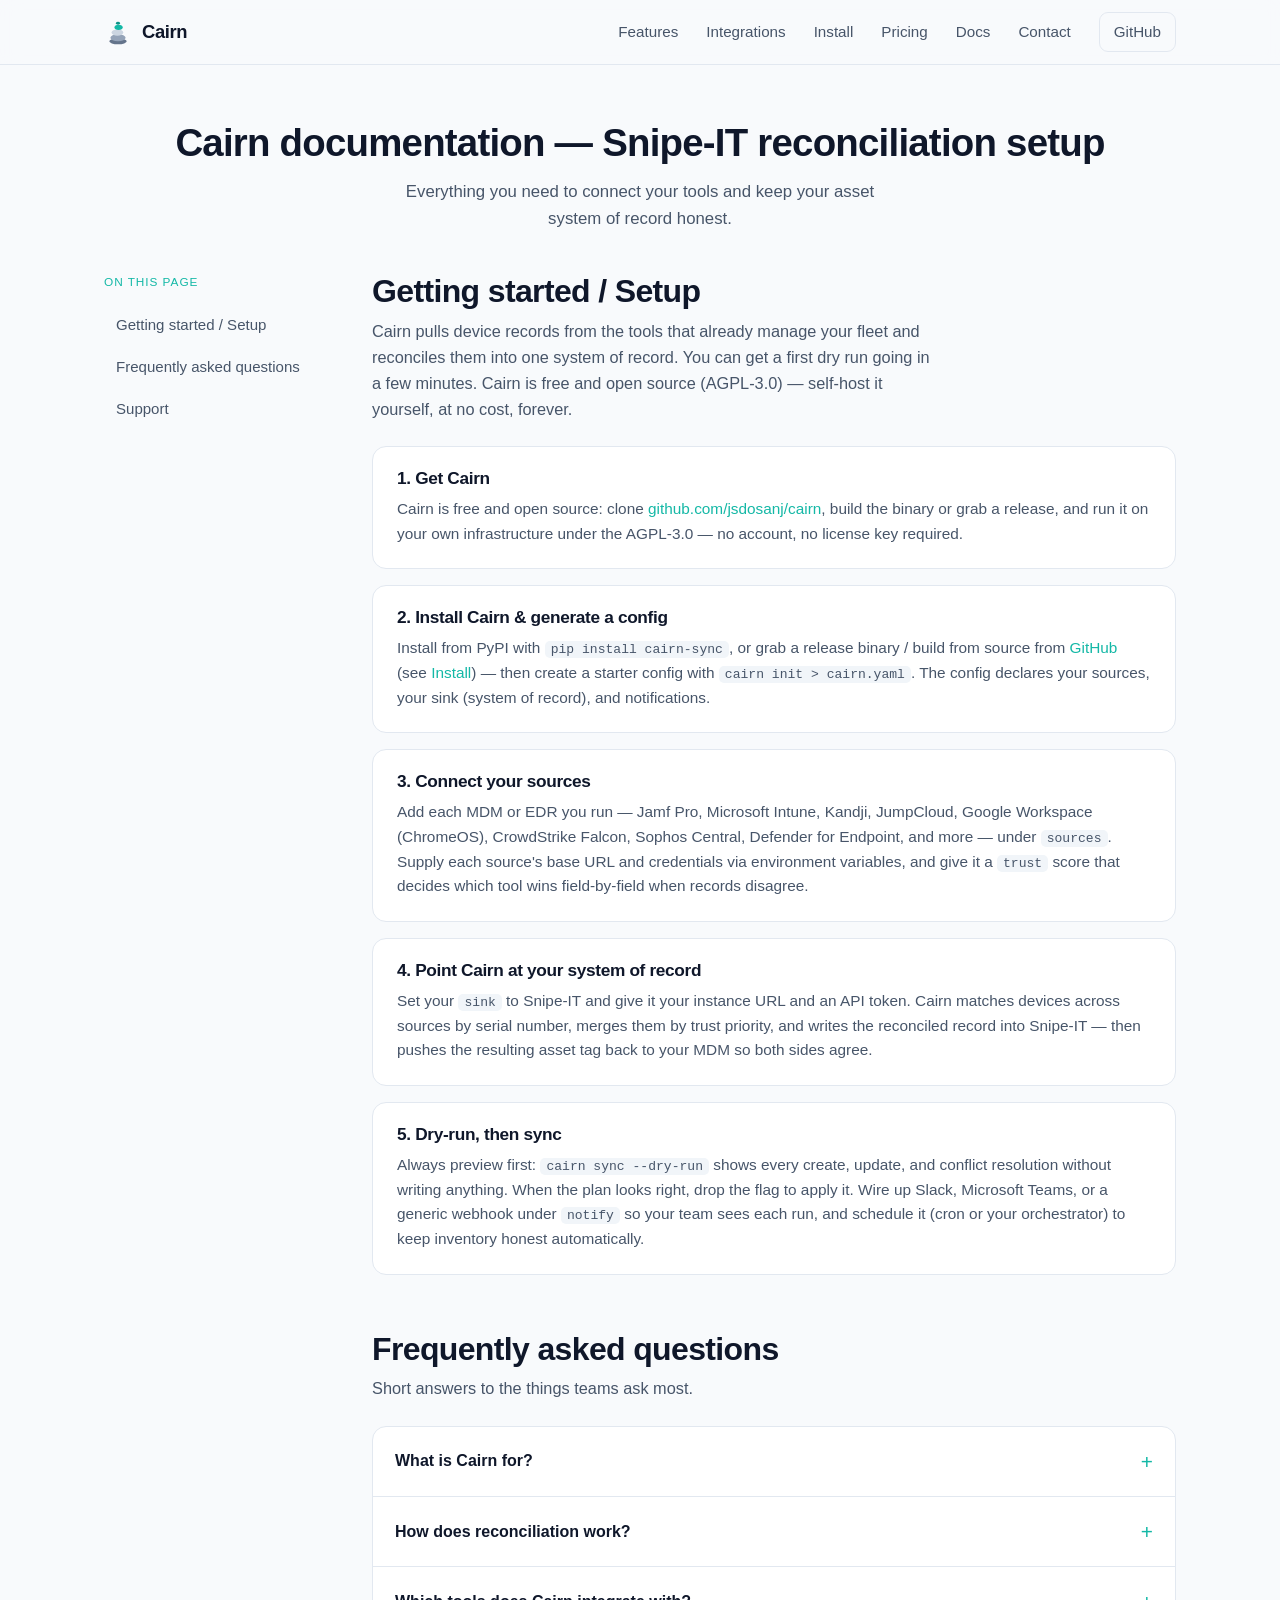
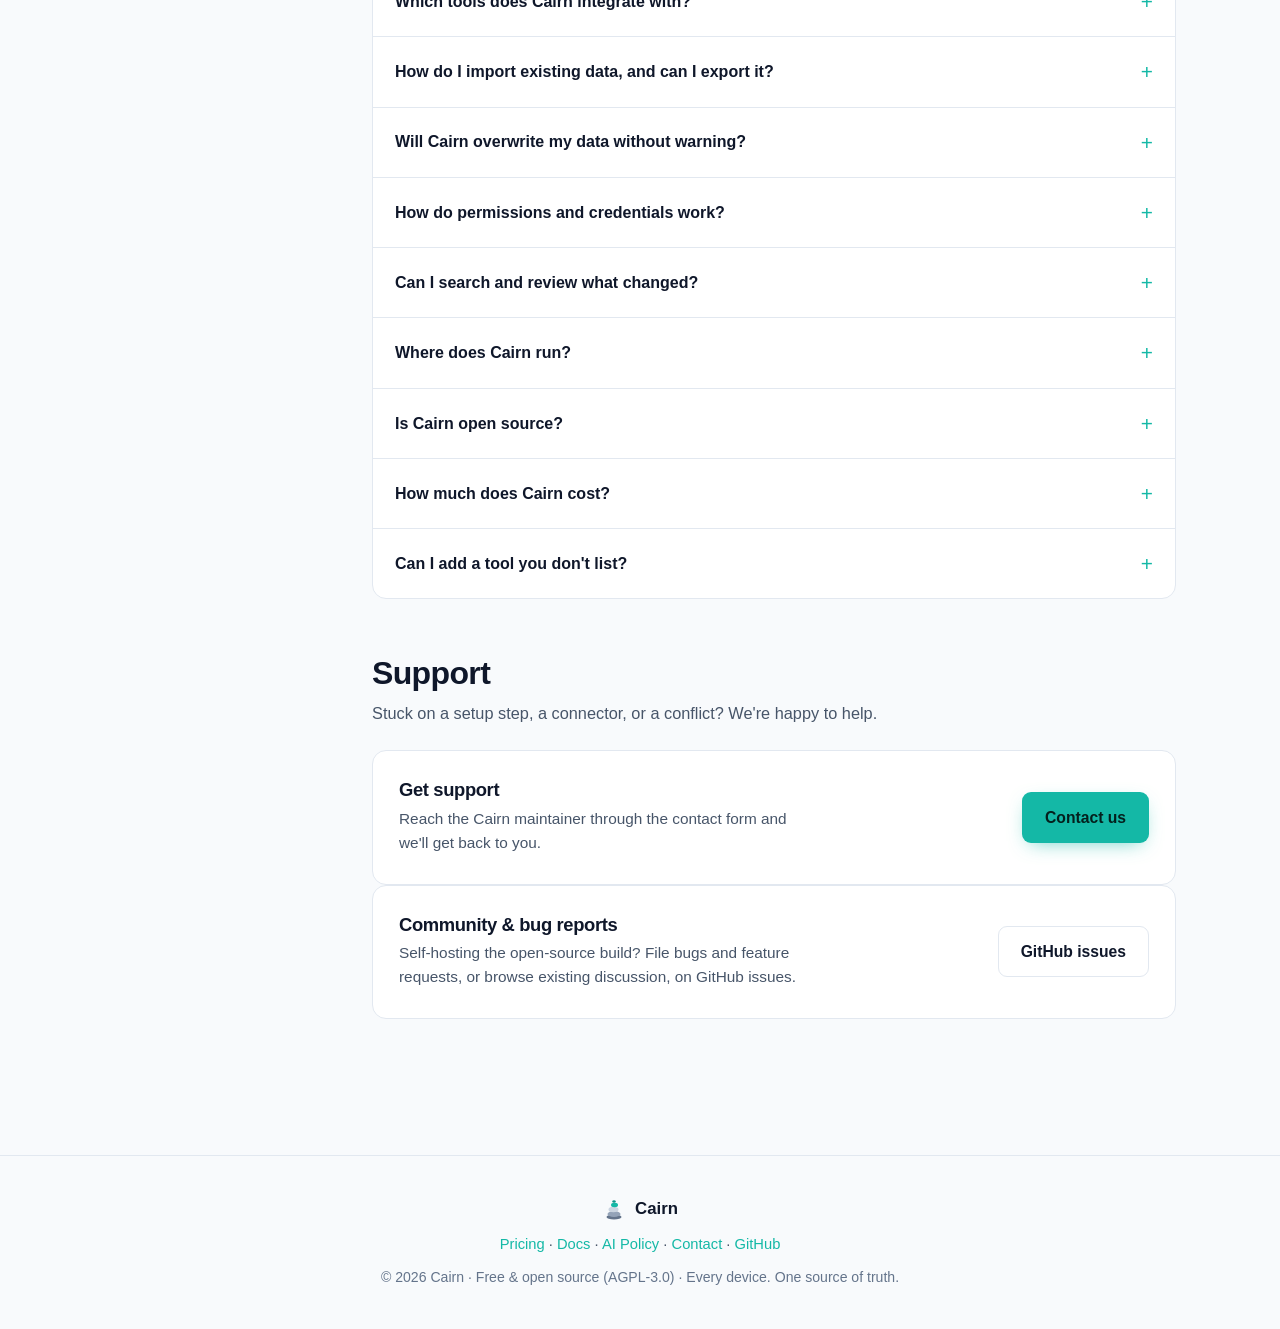
<file: site/docs.html>
<!DOCTYPE html>
<html lang="en">
<head>
  <meta charset="UTF-8">
  <meta name="viewport" content="width=device-width, initial-scale=1.0">
  <meta http-equiv="Content-Security-Policy" content="default-src 'self'; script-src 'self' 'unsafe-inline'; style-src 'self' 'unsafe-inline'; img-src 'self' data:; font-src 'self'; connect-src 'self'; form-action 'self' https://formsubmit.co; frame-ancestors 'none'; base-uri 'self'; object-src 'none'">
  <meta name="referrer" content="strict-origin-when-cross-origin">
  <title>Docs — Snipe-IT Reconciliation Setup &amp; FAQ | Cairn</title>
  <meta name="description" content="Cairn docs: set up Snipe-IT device reconciliation, connect 12+ MDM and EDR sources (Jamf, Intune, CrowdStrike), run a dry-run sync, plus answers to common questions.">
  <link rel="canonical" href="https://cairn.dosanjhlabs.com/docs.html">
  <meta name="robots" content="index, follow, max-image-preview:large, max-snippet:-1">
  <meta name="keywords" content="Snipe-IT sync setup, Snipe-IT integration, device reconciliation, Jamf to Snipe-IT, Intune Snipe-IT sync, CrowdStrike asset sync, MDM EDR inventory sync, fleet reconciliation tool, dry-run sync, Cairn docs">
  <meta name="theme-color" content="#0a0f1c">

  <link rel="icon" type="image/svg+xml" href="assets/cairn.svg">
  <link rel="icon" type="image/png" sizes="32x32" href="assets/favicon-32.png">
  <link rel="icon" href="assets/favicon.ico" sizes="any">
  <link rel="apple-touch-icon" href="assets/apple-touch-icon.png">

  <link rel="preconnect" href="https://fonts.googleapis.com">
  <link rel="preconnect" href="https://fonts.gstatic.com" crossorigin>
  <link rel="stylesheet" href="assets/styles.css">

  <meta property="og:type" content="website">
  <meta property="og:site_name" content="Cairn">
  <meta property="og:title" content="Docs — Snipe-IT Reconciliation Setup &amp; FAQ | Cairn">
  <meta property="og:description" content="Set up Snipe-IT device reconciliation with Cairn: connect 12+ MDM and EDR sources, run a dry-run sync, and reconcile your fleet.">
  <meta property="og:url" content="https://cairn.dosanjhlabs.com/docs.html">
  <meta property="og:image" content="https://cairn.dosanjhlabs.com/assets/og-image.png">
  <meta property="og:image:width" content="1200">
  <meta property="og:image:height" content="630">
  <meta property="og:image:alt" content="Cairn — Snipe-IT device reconciliation, automated.">

  <meta name="twitter:card" content="summary_large_image">
  <meta name="twitter:title" content="Docs — Snipe-IT Reconciliation Setup &amp; FAQ | Cairn">
  <meta name="twitter:description" content="Set up Snipe-IT device reconciliation with Cairn: connect your MDM and EDR sources and run a dry-run sync.">
  <meta name="twitter:image" content="https://cairn.dosanjhlabs.com/assets/og-image.png">

  <script type="application/ld+json">
  {
    "@context": "https://schema.org",
    "@type": "BreadcrumbList",
    "itemListElement": [
      {
        "@type": "ListItem",
        "position": 1,
        "name": "Home",
        "item": "https://cairn.dosanjhlabs.com/"
      },
      {
        "@type": "ListItem",
        "position": 2,
        "name": "Docs",
        "item": "https://cairn.dosanjhlabs.com/docs.html"
      }
    ]
  }
  </script>
  <script type="application/ld+json">
  {
    "@context": "https://schema.org",
    "@type": "FAQPage",
    "mainEntity": [
      {
        "@type": "Question",
        "name": "What is Cairn for?",
        "acceptedAnswer": {
          "@type": "Answer",
          "text": "Cairn keeps your IT asset system of record matching reality. It reads device inventory from the MDM and EDR tools that already manage your fleet, reconciles overlapping records, and writes one clean, trustworthy record per machine — so you stop guessing what you actually own."
        }
      },
      {
        "@type": "Question",
        "name": "How does reconciliation work?",
        "acceptedAnswer": {
          "@type": "Answer",
          "text": "Cairn matches records for the same physical machine across tools by serial number, then merges them field-by-field using the trust score you assign each source. Higher trust wins on conflict, so you can let Jamf own hardware fields while CrowdStrike owns last-seen data."
        }
      },
      {
        "@type": "Question",
        "name": "Which tools does Cairn integrate with?",
        "acceptedAnswer": {
          "@type": "Answer",
          "text": "Sources include Jamf Pro, Microsoft Intune, Kandji, JumpCloud, Google Workspace (ChromeOS), CrowdStrike Falcon, Sophos Central, Microsoft Defender for Endpoint, Apple Business Manager, UniFi, CDW, and Rudder. Snipe-IT is the supported system of record, and notifications go to Slack, Microsoft Teams, or a generic webhook."
        }
      },
      {
        "@type": "Question",
        "name": "How do I import existing data, and can I export it?",
        "acceptedAnswer": {
          "@type": "Answer",
          "text": "There's nothing to import manually — Cairn pulls live device data directly from your connected sources on every run. Your reconciled records live in your Snipe-IT system of record, which you fully own and can export at any time through Snipe-IT's own API and CSV export."
        }
      },
      {
        "@type": "Question",
        "name": "Will Cairn overwrite my data without warning?",
        "acceptedAnswer": {
          "@type": "Answer",
          "text": "No. Run cairn sync --dry-run to preview every create, update, and conflict resolution before a single write hits your system of record. Only when you drop the flag does Cairn apply changes."
        }
      },
      {
        "@type": "Question",
        "name": "How do permissions and credentials work?",
        "acceptedAnswer": {
          "@type": "Answer",
          "text": "Cairn talks to each tool with its own scoped API credentials — ideally read-only on sources and write-scoped only on your system of record. Secrets are supplied via environment variables (never committed to config), connections are HTTPS-only, config files are permission-checked, and serial numbers are masked in logs."
        }
      },
      {
        "@type": "Question",
        "name": "Can I search and review what changed?",
        "acceptedAnswer": {
          "@type": "Answer",
          "text": "Every run produces a summary of matched, new, and conflict-resolved devices, delivered to your notification channel. You can search and filter the reconciled records themselves in Snipe-IT by serial, asset tag, model, or source."
        }
      },
      {
        "@type": "Question",
        "name": "Where does Cairn run?",
        "acceptedAnswer": {
          "@type": "Answer",
          "text": "Cairn is a single cross-platform binary for macOS, Windows, and Linux. Run it in fleet mode centrally to reconcile the whole estate, or in agent mode on each endpoint to sync that one machine. It fits cleanly into cron jobs and CI/orchestration pipelines."
        }
      },
      {
        "@type": "Question",
        "name": "Is Cairn open source?",
        "acceptedAnswer": {
          "@type": "Answer",
          "text": "Yes. Cairn is free and open source, released under the AGPL-3.0 — the same license as Snipe-IT, which Cairn integrates with. You can self-host it at no cost, forever, from GitHub. There are no paid tiers, no seat limits, and no license keys."
        }
      },
      {
        "@type": "Question",
        "name": "How much does Cairn cost?",
        "acceptedAnswer": {
          "@type": "Answer",
          "text": "Nothing. Cairn is free and open source (AGPL-3.0), forever. There are no paid tiers, no seat limits, and no license keys."
        }
      },
      {
        "@type": "Question",
        "name": "Can I add a tool you don't list?",
        "acceptedAnswer": {
          "@type": "Answer",
          "text": "Cairn's provider model lets new MDM and EDR sources be added without changing the core engine. Since Cairn is open source, you can build a provider yourself or request one on GitHub."
        }
      }
    ]
  }
  </script>
</head>
<body>
  <a class="skip-link" href="#main">Skip to content</a>

  <header class="nav" id="top">
    <div class="container nav__inner">
      <a class="brand" href="index.html#top" aria-label="Cairn home">
        <img class="brand__mark" src="assets/cairn.svg" alt="" width="28" height="28">
        <span class="brand__name">Cairn</span>
      </a>

      <button class="nav__toggle" id="navToggle" aria-label="Toggle navigation menu" aria-expanded="false" aria-controls="navLinks">
        <span class="nav__bar"></span>
        <span class="nav__bar"></span>
        <span class="nav__bar"></span>
      </button>

      <nav class="nav__links" id="navLinks" aria-label="Primary">
        <a href="index.html#features">Features</a>
        <a href="index.html#integrations">Integrations</a>
        <a href="index.html#install">Install</a>
        <a href="pricing.html">Pricing</a>
        <a href="docs.html">Docs</a>
        <a href="index.html#contact">Contact</a>
        <a class="nav__github" href="https://github.com/jsdosanj/cairn" target="_blank" rel="noopener">GitHub</a>
      </nav>
    </div>
  </header>

  <main id="main">
    <section class="section docs">
      <div class="container">
        <h1 class="section__title">Cairn documentation — Snipe-IT reconciliation setup</h1>
        <p class="section__sub">
          Everything you need to connect your tools and keep your asset system of record honest.
        </p>

        <div class="docs__layout">
          <aside class="docs__nav" aria-label="Docs sections">
            <p class="docs__nav-label">On this page</p>
            <a href="#getting-started">Getting started / Setup</a>
            <a href="#faq">Frequently asked questions</a>
            <a href="#support">Support</a>
          </aside>

          <div class="docs__main">
            <!-- GETTING STARTED -->
            <section class="docs__block" id="getting-started">
              <h2>Getting started / Setup</h2>
              <p class="docs__lead">
                Cairn pulls device records from the tools that already manage your
                fleet and reconciles them into one system of record. You can get a
                first dry run going in a few minutes. Cairn is free and open source
                (AGPL-3.0) — self-host it yourself, at no cost, forever.
              </p>

              <div class="docs__step">
                <h3>1. Get Cairn</h3>
                <p>
                  Cairn is free and open source: clone
                  <a href="https://github.com/jsdosanj/cairn" target="_blank" rel="noopener">github.com/jsdosanj/cairn</a>,
                  build the binary or grab a release, and run it on your own infrastructure
                  under the AGPL-3.0 — no account, no license key required.
                </p>
              </div>

              <div class="docs__step">
                <h3>2. Install Cairn &amp; generate a config</h3>
                <p>
                  Install from PyPI with <code>pip install cairn-sync</code>, or grab a release binary /
                  build from source from <a href="https://github.com/jsdosanj/cairn" target="_blank" rel="noopener">GitHub</a>
                  (see <a href="index.html#install">Install</a>) — then create a starter config with
                  <code>cairn init &gt; cairn.yaml</code>. The config declares your sources, your
                  sink (system of record), and notifications.
                </p>
              </div>

              <div class="docs__step">
                <h3>3. Connect your sources</h3>
                <p>
                  Add each MDM or EDR you run — Jamf Pro, Microsoft Intune, Kandji,
                  JumpCloud, Google Workspace (ChromeOS), CrowdStrike Falcon, Sophos
                  Central, Defender for Endpoint, and more — under <code>sources</code>.
                  Supply each source's base URL and credentials via environment variables,
                  and give it a <code>trust</code> score that decides which tool wins
                  field-by-field when records disagree.
                </p>
              </div>

              <div class="docs__step">
                <h3>4. Point Cairn at your system of record</h3>
                <p>
                  Set your <code>sink</code> to Snipe-IT and give it your instance URL and
                  an API token. Cairn matches devices across sources by serial number,
                  merges them by trust priority, and writes the reconciled record into
                  Snipe-IT — then pushes the resulting asset tag back to your MDM so both
                  sides agree.
                </p>
              </div>

              <div class="docs__step">
                <h3>5. Dry-run, then sync</h3>
                <p>
                  Always preview first: <code>cairn sync --dry-run</code> shows every
                  create, update, and conflict resolution without writing anything. When
                  the plan looks right, drop the flag to apply it. Wire up Slack, Microsoft
                  Teams, or a generic webhook under <code>notify</code> so your team sees
                  each run, and schedule it (cron or your orchestrator) to keep inventory
                  honest automatically.
                </p>
              </div>
            </section>

            <!-- FAQ -->
            <section class="docs__block" id="faq">
              <h2>Frequently asked questions</h2>
              <p class="docs__lead">Short answers to the things teams ask most.</p>

              <div class="faq">
                <details class="faq__item">
                  <summary>What is Cairn for?</summary>
                  <div class="faq__answer"><p>
                    Cairn keeps your IT asset system of record matching reality. It reads
                    device inventory from the MDM and EDR tools that already manage your
                    fleet, reconciles overlapping records, and writes one clean, trustworthy
                    record per machine — so you stop guessing what you actually own.
                  </p></div>
                </details>

                <details class="faq__item">
                  <summary>How does reconciliation work?</summary>
                  <div class="faq__answer"><p>
                    Cairn matches records for the same physical machine across tools by
                    serial number, then merges them field-by-field using the
                    <code>trust</code> score you assign each source. Higher trust wins on
                    conflict, so (for example) you can let Jamf own hardware fields while
                    CrowdStrike owns last-seen data.
                  </p></div>
                </details>

                <details class="faq__item">
                  <summary>Which tools does Cairn integrate with?</summary>
                  <div class="faq__answer"><p>
                    Sources include Jamf Pro, Microsoft Intune, Kandji, JumpCloud, Google
                    Workspace (ChromeOS), CrowdStrike Falcon, Sophos Central, Microsoft
                    Defender for Endpoint, Apple Business Manager, UniFi, CDW, and Rudder.
                    Snipe-IT is the supported system of record, and notifications go to
                    Slack, Microsoft Teams, or a generic webhook.
                  </p></div>
                </details>

                <details class="faq__item">
                  <summary>How do I import existing data, and can I export it?</summary>
                  <div class="faq__answer"><p>
                    There's nothing to import manually — Cairn pulls live device data
                    directly from your connected sources on every run. Your reconciled
                    records live in your Snipe-IT system of record, which you fully own and
                    can export at any time through Snipe-IT's own API and CSV export.
                  </p></div>
                </details>

                <details class="faq__item">
                  <summary>Will Cairn overwrite my data without warning?</summary>
                  <div class="faq__answer"><p>
                    No. Run <code>cairn sync --dry-run</code> to preview every create,
                    update, and conflict resolution before a single write hits your system
                    of record. Only when you drop the flag does Cairn apply changes.
                  </p></div>
                </details>

                <details class="faq__item">
                  <summary>How do permissions and credentials work?</summary>
                  <div class="faq__answer"><p>
                    Cairn talks to each tool with its own scoped API credentials — ideally
                    read-only on sources and write-scoped only on your system of record.
                    Secrets are supplied via environment variables (never committed to
                    config), connections are HTTPS-only, config files are permission-checked,
                    and serial numbers are masked in logs.
                  </p></div>
                </details>

                <details class="faq__item">
                  <summary>Can I search and review what changed?</summary>
                  <div class="faq__answer"><p>
                    Every run produces a summary of matched, new, and conflict-resolved
                    devices, delivered to your notification channel. You can search and
                    filter the reconciled records themselves in Snipe-IT by serial, asset
                    tag, model, or source.
                  </p></div>
                </details>

                <details class="faq__item">
                  <summary>Where does Cairn run?</summary>
                  <div class="faq__answer"><p>
                    Cairn is a single cross-platform binary for macOS, Windows, and Linux.
                    Run it in <em>fleet mode</em> centrally to reconcile the whole estate, or
                    in <em>agent mode</em> on each endpoint to sync that one machine. It fits
                    cleanly into cron jobs and CI/orchestration pipelines.
                  </p></div>
                </details>

                <details class="faq__item">
                  <summary>Is Cairn open source?</summary>
                  <div class="faq__answer"><p>
                    Yes. Cairn is free and open source, released under the
                    <strong>AGPL-3.0</strong> — the same license as Snipe-IT, which Cairn
                    integrates with. You can self-host it at no cost, forever, from
                    <a href="https://github.com/jsdosanj/cairn" target="_blank" rel="noopener">GitHub</a>.
                    There are no paid tiers, no seat limits, and no license keys.
                  </p></div>
                </details>

                <details class="faq__item">
                  <summary>How much does Cairn cost?</summary>
                  <div class="faq__answer"><p>
                    Nothing. Cairn is free and open source (AGPL-3.0), forever. There are
                    no paid tiers, no seat limits, and no license keys — see the
                    <a href="pricing.html">pricing page</a>.
                  </p></div>
                </details>

                <details class="faq__item">
                  <summary>Can I add a tool you don't list?</summary>
                  <div class="faq__answer"><p>
                    Cairn's provider model lets new MDM and EDR sources be added without
                    changing the core engine. Since Cairn is open source, you can build a
                    provider yourself or
                    <a href="https://github.com/jsdosanj/cairn/issues" target="_blank" rel="noopener">request one on GitHub</a>.
                  </p></div>
                </details>
              </div>
            </section>

            <!-- SUPPORT -->
            <section class="docs__block" id="support">
              <h2>Support</h2>
              <p class="docs__lead">Stuck on a setup step, a connector, or a conflict? We're happy to help.</p>

              <div class="support-card">
                <div>
                  <h3>Get support</h3>
                  <p>
                    Reach the Cairn maintainer through the contact form and we'll get back to you.
                  </p>
                </div>
                <a class="btn btn--primary" href="index.html#contact">Contact us</a>
              </div>

              <div class="support-card">
                <div>
                  <h3>Community &amp; bug reports</h3>
                  <p>
                    Self-hosting the open-source build? File bugs and feature requests, or
                    browse existing discussion, on GitHub issues.
                  </p>
                </div>
                <a class="btn btn--ghost" href="https://github.com/jsdosanj/cairn/issues" target="_blank" rel="noopener">GitHub issues</a>
              </div>
            </section>
          </div>
        </div>
      </div>
    </section>
  </main>

  <footer class="footer">
    <div class="container footer__inner">
      <div class="footer__brand">
        <img src="assets/cairn.svg" alt="Cairn logo" width="24" height="24" loading="lazy" decoding="async">
        <span>Cairn</span>
      </div>
      <p class="footer__meta">
        <a href="pricing.html">Pricing</a> ·
        <a href="docs.html">Docs</a> ·
        <a href="ai-policy.html">AI Policy</a> ·
        <a href="index.html#contact">Contact</a> ·
        <a href="https://github.com/jsdosanj/cairn" target="_blank" rel="noopener">GitHub</a>
      </p>
      <p class="footer__copy">© 2026 Cairn · Free &amp; open source (AGPL-3.0) · Every device. One source of truth.</p>
    </div>
  </footer>

  <script src="assets/main.js" defer></script>
</body>
</html>
</file>
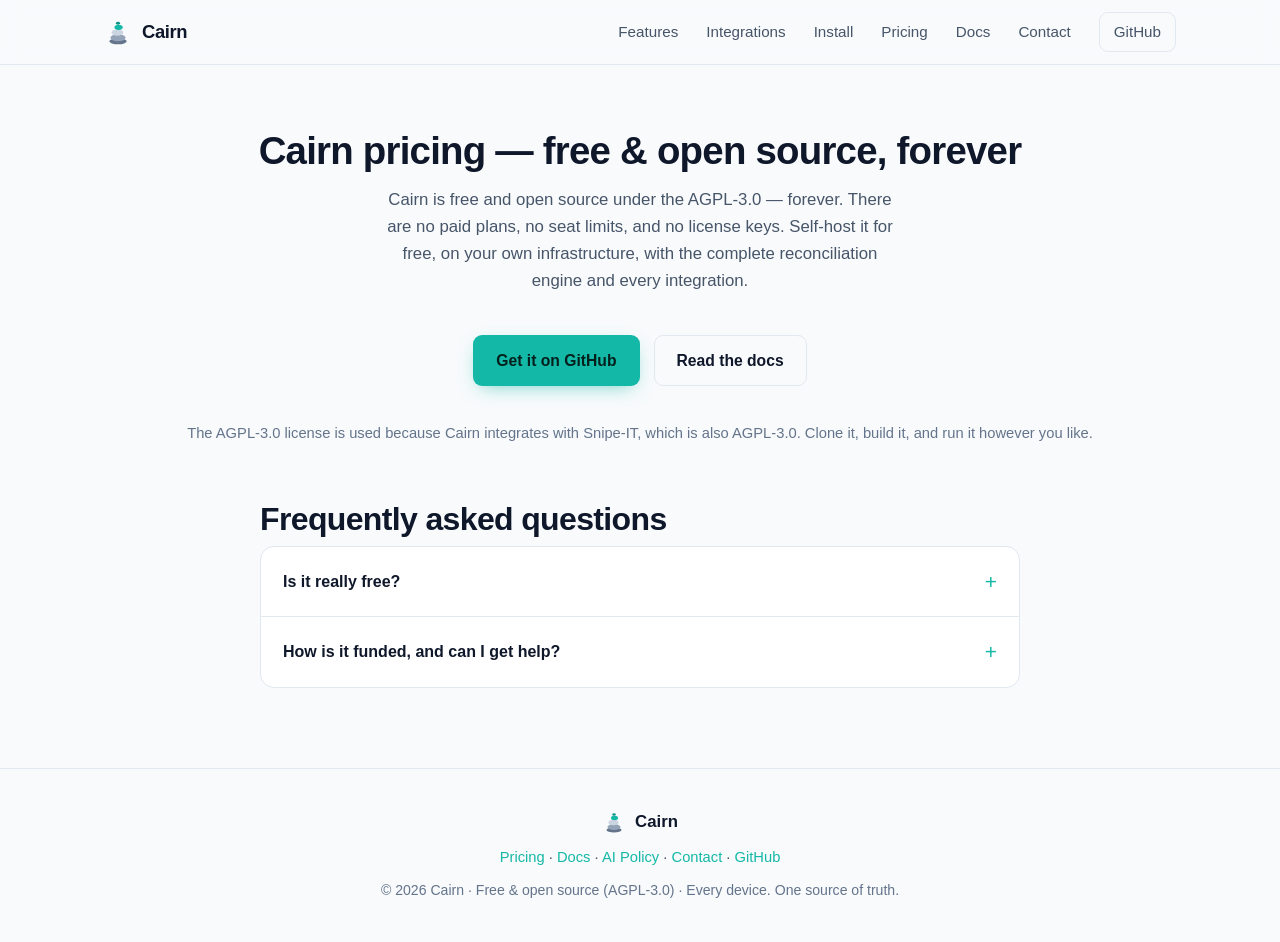
<file: site/pricing.html>
<!DOCTYPE html>
<html lang="en">
<head>
  <meta charset="UTF-8">
  <meta name="viewport" content="width=device-width, initial-scale=1.0">
  <meta http-equiv="Content-Security-Policy" content="default-src 'self'; script-src 'self' 'unsafe-inline'; style-src 'self' 'unsafe-inline'; img-src 'self' data:; font-src 'self'; connect-src 'self'; form-action 'self' https://formsubmit.co; frame-ancestors 'none'; base-uri 'self'; object-src 'none'">
  <meta name="referrer" content="strict-origin-when-cross-origin">
  <title>Pricing — Free Snipe-IT Reconciliation Tool | Cairn</title>
  <meta name="description" content="Cairn is a free, open-source Snipe-IT reconciliation and device sync tool (AGPL-3.0). No paid plans, seat limits, or license keys — self-host the full engine for free.">
  <link rel="canonical" href="https://cairn.dosanjhlabs.com/pricing.html">
  <meta name="robots" content="index, follow, max-image-preview:large, max-snippet:-1">
  <meta name="keywords" content="Snipe-IT integration, free Snipe-IT sync, open source asset management, device reconciliation, asset reconciliation, IT asset management, free fleet reconciliation tool, AGPL-3.0 Snipe-IT">
  <meta name="theme-color" content="#0a0f1c">

  <link rel="icon" type="image/svg+xml" href="assets/cairn.svg">
  <link rel="icon" type="image/png" sizes="32x32" href="assets/favicon-32.png">
  <link rel="icon" href="assets/favicon.ico" sizes="any">
  <link rel="apple-touch-icon" href="assets/apple-touch-icon.png">

  <link rel="preconnect" href="https://fonts.googleapis.com">
  <link rel="preconnect" href="https://fonts.gstatic.com" crossorigin>
  <link rel="stylesheet" href="assets/styles.css">

  <meta property="og:type" content="website">
  <meta property="og:site_name" content="Cairn">
  <meta property="og:title" content="Pricing — Free Snipe-IT Reconciliation Tool | Cairn">
  <meta property="og:description" content="Cairn is a free, open-source Snipe-IT reconciliation tool (AGPL-3.0). No paid plans, seat limits, or license keys — self-host the full engine for free.">
  <meta property="og:url" content="https://cairn.dosanjhlabs.com/pricing.html">
  <meta property="og:image" content="https://cairn.dosanjhlabs.com/assets/og-image.png">
  <meta property="og:image:width" content="1200">
  <meta property="og:image:height" content="630">
  <meta property="og:image:alt" content="Cairn — Snipe-IT device reconciliation, automated.">

  <meta name="twitter:card" content="summary_large_image">
  <meta name="twitter:title" content="Pricing — Free Snipe-IT Reconciliation Tool | Cairn">
  <meta name="twitter:description" content="Free, open-source Snipe-IT reconciliation tool (AGPL-3.0). No paid plans, no seat limits, no license keys.">
  <meta name="twitter:image" content="https://cairn.dosanjhlabs.com/assets/og-image.png">

  <script type="application/ld+json">
  {
    "@context": "https://schema.org",
    "@type": "BreadcrumbList",
    "itemListElement": [
      {
        "@type": "ListItem",
        "position": 1,
        "name": "Home",
        "item": "https://cairn.dosanjhlabs.com/"
      },
      {
        "@type": "ListItem",
        "position": 2,
        "name": "Pricing",
        "item": "https://cairn.dosanjhlabs.com/pricing.html"
      }
    ]
  }
  </script>
  <script type="application/ld+json">
  {
    "@context": "https://schema.org",
    "@type": "FAQPage",
    "mainEntity": [
      {
        "@type": "Question",
        "name": "Is Cairn really free?",
        "acceptedAnswer": {
          "@type": "Answer",
          "text": "Yes — Cairn is open source under the AGPL-3.0, the same license as Snipe-IT, which Cairn integrates with. You can self-host the complete engine at no cost, forever. There are no paid tiers, no seat limits, and no license keys."
        }
      },
      {
        "@type": "Question",
        "name": "How is Cairn funded, and can I get help?",
        "acceptedAnswer": {
          "@type": "Answer",
          "text": "Cairn is a community open-source project. Community support is available through GitHub issues, where you can file bugs, request features, and browse existing discussion. You can also get in touch through the contact form on the site."
        }
      }
    ]
  }
  </script>
</head>
<body>
  <a class="skip-link" href="#main">Skip to content</a>

  <header class="nav" id="top">
    <div class="container nav__inner">
      <a class="brand" href="index.html#top" aria-label="Cairn home">
        <img class="brand__mark" src="assets/cairn.svg" alt="" width="28" height="28">
        <span class="brand__name">Cairn</span>
      </a>

      <button class="nav__toggle" id="navToggle" aria-label="Toggle navigation menu" aria-expanded="false" aria-controls="navLinks">
        <span class="nav__bar"></span>
        <span class="nav__bar"></span>
        <span class="nav__bar"></span>
      </button>

      <nav class="nav__links" id="navLinks" aria-label="Primary">
        <a href="index.html#features">Features</a>
        <a href="index.html#integrations">Integrations</a>
        <a href="index.html#install">Install</a>
        <a href="pricing.html">Pricing</a>
        <a href="docs.html">Docs</a>
        <a href="index.html#contact">Contact</a>
        <a class="nav__github" href="https://github.com/jsdosanj/cairn" target="_blank" rel="noopener">GitHub</a>
      </nav>
    </div>
  </header>

  <main id="main">
    <section class="section pricing">
      <div class="container">
        <h1 class="section__title">Cairn pricing — free &amp; open source, forever</h1>
        <p class="section__sub">
          Cairn is free and open source under the AGPL-3.0 — forever. There are no paid
          plans, no seat limits, and no license keys. Self-host it for free, on your own
          infrastructure, with the complete reconciliation engine and every integration.
        </p>

        <div class="pricing__free">
          <a class="btn btn--primary" href="https://github.com/jsdosanj/cairn" target="_blank" rel="noopener">Get it on GitHub</a>
          <a class="btn btn--ghost" href="docs.html">Read the docs</a>
        </div>

        <p class="pricing__foot">
          The AGPL-3.0 license is used because Cairn integrates with Snipe-IT, which is
          also AGPL-3.0. Clone it, build it, and run it however you like.
        </p>

        <section class="docs__block" aria-label="Pricing questions">
          <h2>Frequently asked questions</h2>
          <div class="faq">
            <details class="faq__item">
              <summary>Is it really free?</summary>
              <div class="faq__answer"><p>
                Yes — Cairn is open source under the AGPL-3.0, the same license as
                Snipe-IT, which Cairn integrates with. You can self-host the complete
                engine at no cost, forever. There are no paid tiers, no seat limits, and
                no license keys.
              </p></div>
            </details>

            <details class="faq__item">
              <summary>How is it funded, and can I get help?</summary>
              <div class="faq__answer"><p>
                Cairn is a community open-source project. Community support is available
                through <a href="https://github.com/jsdosanj/cairn/issues" target="_blank" rel="noopener">GitHub issues</a>,
                where you can file bugs, request features, and browse existing discussion.
                You can also get in touch through the
                <a href="index.html#contact">contact form</a>.
              </p></div>
            </details>
          </div>
        </section>
      </div>
    </section>
  </main>

  <footer class="footer">
    <div class="container footer__inner">
      <div class="footer__brand">
        <img src="assets/cairn.svg" alt="Cairn logo" width="24" height="24" loading="lazy" decoding="async">
        <span>Cairn</span>
      </div>
      <p class="footer__meta">
        <a href="pricing.html">Pricing</a> ·
        <a href="docs.html">Docs</a> ·
        <a href="ai-policy.html">AI Policy</a> ·
        <a href="index.html#contact">Contact</a> ·
        <a href="https://github.com/jsdosanj/cairn" target="_blank" rel="noopener">GitHub</a>
      </p>
      <p class="footer__copy">© 2026 Cairn · Free &amp; open source (AGPL-3.0) · Every device. One source of truth.</p>
    </div>
  </footer>

  <script src="assets/main.js" defer></script>
</body>
</html>
</file>
<file: assets/styles.css>
/* ============================================================
   Cairn — marketing site styles
   Pure CSS, no frameworks, no build step.
   ============================================================ */

:root {
  /* Palette — slate / stone with a teal accent */
  --stone-50:  #f8fafc;
  --stone-100: #f1f5f9;
  --stone-200: #e2e8f0;
  --stone-300: #cbd5e1;
  --stone-400: #94a3b8;
  --stone-500: #64748b;
  --stone-600: #475569;
  --stone-700: #334155;
  --stone-800: #1e293b;
  --stone-900: #0f172a;
  --stone-950: #0a0f1c;

  --accent:        #14b8a6;
  --accent-strong: #0d9488;
  --accent-soft:   rgba(20, 184, 166, 0.12);
  --amber:         #f59e0b;

  /* Semantic (dark-first) */
  --bg:            var(--stone-950);
  --bg-alt:        var(--stone-900);
  --surface:       #111a2e;
  --surface-2:     #16213b;
  --border:        rgba(148, 163, 184, 0.16);
  --text:          var(--stone-100);
  --text-muted:    var(--stone-400);
  --text-dim:      var(--stone-500);

  --radius:    14px;
  --radius-sm: 9px;
  --container: 1120px;
  --ease: cubic-bezier(0.22, 1, 0.36, 1);

  --font: -apple-system, BlinkMacSystemFont, "Segoe UI", Roboto, Helvetica,
          Arial, "Apple Color Emoji", "Segoe UI Emoji", sans-serif;
  --mono: ui-monospace, SFMono-Regular, "SF Mono", Menlo, Consolas,
          "Liberation Mono", monospace;
}

@media (prefers-color-scheme: light) {
  :root {
    --bg:         var(--stone-50);
    --bg-alt:     #ffffff;
    --surface:    #ffffff;
    --surface-2:  var(--stone-100);
    --border:     var(--stone-200);
    --text:       var(--stone-900);
    --text-muted: var(--stone-600);
    --text-dim:   var(--stone-500);
  }
}

/* ---------- Reset / base ---------- */
*, *::before, *::after { box-sizing: border-box; }

html { scroll-behavior: smooth; }

body {
  margin: 0;
  font-family: var(--font);
  background: var(--bg);
  color: var(--text);
  line-height: 1.6;
  -webkit-font-smoothing: antialiased;
  text-rendering: optimizeLegibility;
}

@media (prefers-reduced-motion: reduce) {
  html { scroll-behavior: auto; }
  * { transition: none !important; animation: none !important; }
}

h1, h2, h3 { line-height: 1.15; letter-spacing: -0.02em; margin: 0; }

a { color: var(--accent); text-decoration: none; }
a:hover { text-decoration: underline; }

img, svg { display: block; max-width: 100%; }

code { font-family: var(--mono); }

.container {
  width: 100%;
  max-width: var(--container);
  margin-inline: auto;
  padding-inline: 24px;
}

.accent { color: var(--accent); }

.skip-link {
  position: absolute;
  left: -9999px;
  top: 0;
  background: var(--accent);
  color: #04201d;
  padding: 10px 16px;
  border-radius: 0 0 var(--radius-sm) 0;
  z-index: 200;
  font-weight: 600;
}
.skip-link:focus { left: 0; }

:focus-visible {
  outline: 2px solid var(--accent);
  outline-offset: 2px;
  border-radius: 4px;
}

/* ---------- Buttons ---------- */
.btn {
  display: inline-flex;
  align-items: center;
  justify-content: center;
  gap: 8px;
  padding: 12px 22px;
  border-radius: var(--radius-sm);
  font-weight: 600;
  font-size: 0.98rem;
  border: 1px solid transparent;
  cursor: pointer;
  transition: transform 0.15s var(--ease), background 0.15s var(--ease),
              border-color 0.15s var(--ease), box-shadow 0.15s var(--ease);
}
.btn:hover { text-decoration: none; transform: translateY(-1px); }
.btn:active { transform: translateY(0); }

.btn--primary {
  background: var(--accent);
  color: #04201d;
  box-shadow: 0 6px 20px -8px rgba(20, 184, 166, 0.7);
}
.btn--primary:hover { background: var(--accent-strong); }

.btn--ghost {
  background: transparent;
  color: var(--text);
  border-color: var(--border);
}
.btn--ghost:hover { border-color: var(--accent); color: var(--accent); }

/* ---------- Nav ---------- */
.nav {
  position: sticky;
  top: 0;
  z-index: 100;
  background: color-mix(in srgb, var(--bg) 86%, transparent);
  backdrop-filter: saturate(140%) blur(10px);
  border-bottom: 1px solid var(--border);
}
.nav__inner {
  display: flex;
  align-items: center;
  justify-content: space-between;
  height: 64px;
}
.brand {
  display: inline-flex;
  align-items: center;
  gap: 10px;
  color: var(--text);
  font-weight: 700;
  font-size: 1.15rem;
  letter-spacing: -0.02em;
}
.brand:hover { text-decoration: none; }
.brand__mark { width: 28px; height: 28px; }

.nav__links {
  display: flex;
  align-items: center;
  gap: 28px;
}
.nav__links a {
  color: var(--text-muted);
  font-weight: 500;
  font-size: 0.95rem;
  transition: color 0.15s var(--ease);
}
.nav__links a:hover { color: var(--text); text-decoration: none; }
.nav__github {
  border: 1px solid var(--border);
  padding: 7px 14px;
  border-radius: var(--radius-sm);
}
.nav__github:hover { border-color: var(--accent); color: var(--accent) !important; }

.nav__toggle {
  display: none;
  flex-direction: column;
  gap: 5px;
  background: none;
  border: 0;
  padding: 8px;
  cursor: pointer;
}
.nav__bar {
  width: 22px;
  height: 2px;
  background: var(--text);
  border-radius: 2px;
  transition: transform 0.2s var(--ease), opacity 0.2s var(--ease);
}

/* ---------- Hero ---------- */
.hero {
  position: relative;
  overflow: hidden;
  padding: 84px 0 64px;
  background:
    radial-gradient(60% 80% at 80% -10%, var(--accent-soft), transparent 60%),
    radial-gradient(50% 60% at 0% 110%, rgba(245, 158, 11, 0.08), transparent 60%);
}
.hero__inner {
  display: grid;
  grid-template-columns: 1.2fr 0.8fr;
  align-items: center;
  gap: 48px;
}
.eyebrow {
  color: var(--accent);
  font-weight: 600;
  font-size: 0.85rem;
  letter-spacing: 0.06em;
  text-transform: uppercase;
  margin: 0 0 16px;
}
.hero__title {
  font-size: clamp(2.4rem, 6vw, 4rem);
  font-weight: 800;
  margin-bottom: 20px;
}
.hero__lead {
  font-size: clamp(1.05rem, 2vw, 1.25rem);
  color: var(--text-muted);
  max-width: 46ch;
  margin: 0 0 30px;
}
.hero__cta { display: flex; gap: 14px; flex-wrap: wrap; }
.hero__meta {
  margin-top: 22px;
  color: var(--text-dim);
  font-size: 0.9rem;
}

/* Stacked-stones art */
.hero__art { display: flex; justify-content: center; }
.cairn-stack {
  display: flex;
  flex-direction: column-reverse;
  align-items: center;
  gap: 14px;
  filter: drop-shadow(0 20px 40px rgba(0, 0, 0, 0.35));
}
.stone {
  display: block;
  border-radius: 50%;
  background: linear-gradient(180deg, var(--stone-300), var(--stone-500));
  animation: float 6s ease-in-out infinite;
}
.stone--1 { width: 190px; height: 56px; }
.stone--2 { width: 150px; height: 50px; animation-delay: 0.3s; }
.stone--3 { width: 116px; height: 42px; animation-delay: 0.6s;
            background: linear-gradient(180deg, var(--stone-200), var(--stone-400)); }
.stone--4 { width: 78px;  height: 34px; animation-delay: 0.9s;
            background: linear-gradient(180deg, var(--accent), var(--accent-strong)); }

@keyframes float {
  0%, 100% { transform: translateY(0); }
  50%      { transform: translateY(-6px); }
}

/* ---------- Demo / terminals ---------- */
.demo { padding: 8px 0 56px; }
.demo__grid {
  display: grid;
  grid-template-columns: 1fr 1fr;
  gap: 24px;
}

.terminal {
  margin: 0;
  background: var(--surface);
  border: 1px solid var(--border);
  border-radius: var(--radius);
  overflow: hidden;
  box-shadow: 0 24px 60px -30px rgba(0, 0, 0, 0.6);
}
.terminal__bar {
  display: flex;
  align-items: center;
  gap: 8px;
  padding: 11px 14px;
  background: var(--surface-2);
  border-bottom: 1px solid var(--border);
}
.dot {
  width: 11px; height: 11px; border-radius: 50%;
  background: var(--stone-600);
}
.dot:nth-child(1) { background: #ff5f57; }
.dot:nth-child(2) { background: #febc2e; }
.dot:nth-child(3) { background: #28c840; }
.terminal__title {
  margin-left: 6px;
  color: var(--text-dim);
  font-size: 0.8rem;
  font-family: var(--mono);
}
.terminal__body {
  margin: 0;
  padding: 18px 18px 20px;
  overflow-x: auto;
  font-family: var(--mono);
  font-size: 0.86rem;
  line-height: 1.7;
  color: var(--stone-200);
}
.terminal--plain { position: relative; }
.terminal--plain .terminal__body { background: var(--surface); }

.c-prompt { color: var(--accent); }
.c-muted  { color: var(--text-dim); }
.c-ok     { color: #28c840; }
.c-warn   { color: var(--amber); }
.c-key    { color: #7dd3fc; }

/* Copy buttons */
.copy-btn {
  margin-left: auto;
  background: transparent;
  border: 1px solid var(--border);
  color: var(--text-muted);
  font-size: 0.72rem;
  font-weight: 600;
  padding: 4px 10px;
  border-radius: 6px;
  cursor: pointer;
  transition: all 0.15s var(--ease);
}
.copy-btn:hover { border-color: var(--accent); color: var(--accent); }
.copy-btn.is-copied { color: var(--accent); border-color: var(--accent); }
.copy-btn--corner {
  position: absolute;
  top: 12px;
  right: 12px;
  z-index: 2;
}

/* ---------- Sections ---------- */
.section { padding: 80px 0; }
.section--alt { background: var(--bg-alt); border-block: 1px solid var(--border); }
.section__title {
  font-size: clamp(1.8rem, 4vw, 2.4rem);
  font-weight: 800;
  text-align: center;
}
.section__sub {
  text-align: center;
  color: var(--text-muted);
  max-width: 56ch;
  margin: 14px auto 0;
  font-size: 1.05rem;
}

/* ---------- Feature grid ---------- */
.grid { list-style: none; margin: 0; padding: 0; display: grid; gap: 20px; }
.grid--features {
  grid-template-columns: repeat(3, 1fr);
  margin-top: 48px;
}
.card {
  background: var(--surface);
  border: 1px solid var(--border);
  border-radius: var(--radius);
  padding: 26px 24px;
  transition: transform 0.2s var(--ease), border-color 0.2s var(--ease),
              box-shadow 0.2s var(--ease);
}
.card:hover {
  transform: translateY(-3px);
  border-color: color-mix(in srgb, var(--accent) 50%, var(--border));
  box-shadow: 0 18px 40px -24px rgba(20, 184, 166, 0.5);
}
.card__icon {
  display: inline-flex;
  align-items: center;
  justify-content: center;
  width: 46px; height: 46px;
  border-radius: 12px;
  background: var(--accent-soft);
  font-size: 1.4rem;
  margin-bottom: 16px;
}
.card h3 { font-size: 1.12rem; margin-bottom: 8px; }
.card p { margin: 0; color: var(--text-muted); font-size: 0.96rem; }

/* ---------- Integrations ---------- */
.integrations {
  display: grid;
  grid-template-columns: 1.6fr 1fr 1.2fr;
  gap: 24px;
  margin-top: 48px;
  align-items: start;
}
.integrations__group {
  background: var(--surface);
  border: 1px solid var(--border);
  border-radius: var(--radius);
  padding: 22px;
}
.integrations__label {
  font-size: 0.78rem;
  text-transform: uppercase;
  letter-spacing: 0.08em;
  color: var(--accent);
  margin-bottom: 16px;
}
.logos { list-style: none; margin: 0; padding: 0; display: grid; gap: 10px; }
.logo {
  display: flex;
  align-items: center;
  gap: 10px;
  padding: 11px 14px;
  border-radius: var(--radius-sm);
  background: var(--surface-2);
  border: 1px solid var(--border);
  font-weight: 500;
  font-size: 0.95rem;
}
.logo__mark { color: var(--accent); font-size: 0.7rem; line-height: 1; }
.logo--sink {
  border-color: color-mix(in srgb, var(--accent) 45%, var(--border));
  background: var(--accent-soft);
}

/* ---------- Tabs / install ---------- */
.tabs {
  display: flex;
  gap: 8px;
  flex-wrap: wrap;
  justify-content: center;
  margin: 44px 0 22px;
}
.tab {
  background: var(--surface);
  border: 1px solid var(--border);
  color: var(--text-muted);
  padding: 9px 20px;
  border-radius: 999px;
  font-weight: 600;
  font-size: 0.92rem;
  cursor: pointer;
  transition: all 0.15s var(--ease);
}
.tab:hover { color: var(--text); border-color: var(--accent); }
.tab.is-active {
  background: var(--accent);
  color: #04201d;
  border-color: var(--accent);
}

.tabpanels { max-width: 760px; margin-inline: auto; }
.tabpanel { display: none; }
.tabpanel.is-active { display: block; }
.tabpanel__hint { color: var(--text-muted); margin: 0 0 14px; font-size: 0.96rem; }
.tabpanel__hint code {
  background: var(--surface-2);
  padding: 1px 6px;
  border-radius: 5px;
  font-size: 0.85em;
}

/* ---------- CTA strip ---------- */
.cta-strip {
  background:
    radial-gradient(80% 140% at 50% 0%, var(--accent-soft), transparent 70%),
    var(--bg-alt);
  border-top: 1px solid var(--border);
  padding: 64px 0;
}
.cta-strip__inner {
  display: flex;
  align-items: center;
  justify-content: space-between;
  gap: 28px;
  flex-wrap: wrap;
}
.cta-strip h2 { font-size: clamp(1.6rem, 3.5vw, 2.1rem); }
.cta-strip p { margin: 8px 0 0; color: var(--text-muted); }
.cta-strip__buttons { display: flex; gap: 14px; flex-wrap: wrap; }

/* ---------- Contact ---------- */
.contact__card {
  max-width: 680px;
  margin: 44px auto 0;
  background: var(--surface);
  border: 1px solid var(--border);
  border-radius: var(--radius);
  padding: 30px 28px;
  box-shadow: 0 24px 60px -30px rgba(0, 0, 0, 0.6);
}
.contact__form { display: grid; gap: 18px; }
.contact__row {
  display: grid;
  grid-template-columns: 1fr 1fr;
  gap: 18px;
}
.field { display: grid; gap: 7px; }
.field__label {
  font-size: 0.88rem;
  font-weight: 600;
  color: var(--text);
}
.field__opt { color: var(--text-dim); font-weight: 500; }
.field__input {
  width: 100%;
  font-family: var(--font);
  font-size: 0.96rem;
  color: var(--text);
  background: var(--surface-2);
  border: 1px solid var(--border);
  border-radius: var(--radius-sm);
  padding: 11px 14px;
  transition: border-color 0.15s var(--ease), box-shadow 0.15s var(--ease);
}
.field__input::placeholder { color: var(--text-dim); }
.field__input:focus {
  outline: none;
  border-color: var(--accent);
  box-shadow: 0 0 0 3px var(--accent-soft);
}
.field__input--area { resize: vertical; min-height: 120px; line-height: 1.6; }
.contact__form .btn { justify-self: start; }

.contact__ok {
  display: flex;
  align-items: center;
  gap: 16px;
  max-width: 680px;
  margin: 44px auto 0;
  background: var(--surface);
  border: 1px solid color-mix(in srgb, var(--accent) 45%, var(--border));
  border-radius: var(--radius);
  padding: 26px 28px;
}
.contact__ok-icon {
  flex: none;
  display: inline-flex;
  align-items: center;
  justify-content: center;
  width: 46px; height: 46px;
  border-radius: 50%;
  background: var(--accent);
  color: #04201d;
  font-size: 1.3rem;
  font-weight: 700;
}
.contact__ok h3 { font-size: 1.1rem; margin-bottom: 4px; }
.contact__ok p { margin: 0; color: var(--text-muted); font-size: 0.96rem; }

/* ---------- Footer ---------- */
.footer {
  border-top: 1px solid var(--border);
  padding: 40px 0;
  background: var(--bg);
}
.footer__inner {
  display: flex;
  flex-direction: column;
  align-items: center;
  gap: 10px;
  text-align: center;
}
.footer__brand {
  display: inline-flex;
  align-items: center;
  gap: 9px;
  font-weight: 700;
  font-size: 1.05rem;
}
.footer__meta { margin: 0; color: var(--text-muted); font-size: 0.92rem; }
.footer__copy { margin: 0; color: var(--text-dim); font-size: 0.88rem; }

/* ---------- Pricing ---------- */
.pricing { padding: 64px 0 80px; }
.pricing__grid {
  display: grid;
  grid-template-columns: repeat(3, 1fr);
  gap: 24px;
  margin-top: 48px;
  align-items: stretch;
}
.price-card {
  display: flex;
  flex-direction: column;
  background: var(--surface);
  border: 1px solid var(--border);
  border-radius: var(--radius);
  padding: 30px 26px;
  transition: transform 0.2s var(--ease), border-color 0.2s var(--ease),
              box-shadow 0.2s var(--ease);
}
.price-card:hover {
  transform: translateY(-3px);
  border-color: color-mix(in srgb, var(--accent) 50%, var(--border));
  box-shadow: 0 18px 40px -24px rgba(20, 184, 166, 0.5);
}
.price-card--featured {
  border-color: color-mix(in srgb, var(--accent) 55%, var(--border));
  box-shadow: 0 24px 60px -30px rgba(20, 184, 166, 0.55);
}
.price-card__badge {
  align-self: flex-start;
  font-size: 0.72rem;
  font-weight: 700;
  letter-spacing: 0.06em;
  text-transform: uppercase;
  color: #04201d;
  background: var(--accent);
  padding: 4px 10px;
  border-radius: 999px;
  margin-bottom: 14px;
}
.price-card__name { font-size: 1.25rem; margin-bottom: 6px; }
.price-card__tagline { color: var(--text-muted); font-size: 0.95rem; margin: 0 0 20px; }
.price-card__price {
  display: flex;
  align-items: baseline;
  gap: 6px;
  margin-bottom: 4px;
}
.price-card__amount { font-size: 2.4rem; font-weight: 800; letter-spacing: -0.02em; }
.price-card__period { color: var(--text-muted); font-size: 0.92rem; }
.price-card__note { color: var(--text-dim); font-size: 0.86rem; margin: 0 0 22px; }
.price-card__features {
  list-style: none;
  margin: 0 0 26px;
  padding: 0;
  display: grid;
  gap: 11px;
}
.price-card__features li {
  display: flex;
  align-items: flex-start;
  gap: 10px;
  color: var(--text-muted);
  font-size: 0.94rem;
}
.price-card__features li::before {
  content: "◆";
  color: var(--accent);
  font-weight: 700;
  flex: none;
}
.price-card .btn { margin-top: auto; width: 100%; }
.pricing__free {
  display: flex;
  justify-content: center;
  gap: 14px;
  flex-wrap: wrap;
  margin-top: 40px;
}
.pricing__foot {
  text-align: center;
  color: var(--text-dim);
  font-size: 0.92rem;
  margin-top: 36px;
}
.pricing .docs__block { max-width: 760px; margin: 56px auto 0; }

/* ---------- Docs ---------- */
.docs { padding: 56px 0 80px; }
.docs__layout {
  display: grid;
  grid-template-columns: 220px 1fr;
  gap: 48px;
  align-items: start;
  margin-top: 40px;
}
.docs__nav {
  position: sticky;
  top: 88px;
  display: grid;
  gap: 4px;
}
.docs__nav-label {
  font-size: 0.74rem;
  text-transform: uppercase;
  letter-spacing: 0.08em;
  color: var(--accent);
  margin: 0 0 10px;
}
.docs__nav a {
  color: var(--text-muted);
  font-size: 0.94rem;
  padding: 7px 10px;
  border-radius: var(--radius-sm);
  border-left: 2px solid transparent;
}
.docs__nav a:hover {
  color: var(--text);
  text-decoration: none;
  background: var(--surface);
  border-left-color: var(--accent);
}
.docs__main { min-width: 0; }
.docs__block { margin-bottom: 56px; scroll-margin-top: 88px; }
.docs__block > h2 {
  font-size: clamp(1.5rem, 3vw, 2rem);
  font-weight: 800;
  margin-bottom: 8px;
}
.docs__lead { color: var(--text-muted); font-size: 1.02rem; margin: 0 0 24px; max-width: 62ch; }
.docs__step {
  background: var(--surface);
  border: 1px solid var(--border);
  border-radius: var(--radius);
  padding: 22px 24px;
  margin-bottom: 16px;
}
.docs__step h3 { font-size: 1.08rem; margin-bottom: 8px; }
.docs__step p { margin: 0; color: var(--text-muted); font-size: 0.96rem; }
.docs__step p + p { margin-top: 10px; }
.docs__step code {
  background: var(--surface-2);
  padding: 1px 6px;
  border-radius: 5px;
  font-size: 0.85em;
}
.faq {
  border: 1px solid var(--border);
  border-radius: var(--radius);
  background: var(--surface);
  overflow: hidden;
}
.faq__item { border-bottom: 1px solid var(--border); }
.faq__item:last-child { border-bottom: 0; }
.faq__item > summary {
  list-style: none;
  cursor: pointer;
  padding: 18px 22px;
  font-weight: 600;
  font-size: 1rem;
  display: flex;
  align-items: center;
  justify-content: space-between;
  gap: 16px;
}
.faq__item > summary::-webkit-details-marker { display: none; }
.faq__item > summary::after {
  content: "+";
  color: var(--accent);
  font-size: 1.3rem;
  font-weight: 400;
  flex: none;
  transition: transform 0.2s var(--ease);
}
.faq__item[open] > summary::after { transform: rotate(45deg); }
.faq__item > summary:hover { color: var(--accent); }
.faq__answer { padding: 0 22px 20px; color: var(--text-muted); font-size: 0.96rem; }
.faq__answer p { margin: 0; }
.support-card {
  background: var(--surface);
  border: 1px solid var(--border);
  border-radius: var(--radius);
  padding: 28px 26px;
  display: flex;
  flex-wrap: wrap;
  align-items: center;
  justify-content: space-between;
  gap: 20px;
}
.support-card h3 { font-size: 1.15rem; margin-bottom: 6px; }
.support-card p { margin: 0; color: var(--text-muted); font-size: 0.96rem; max-width: 48ch; }

/* ---------- Responsive ---------- */
@media (max-width: 880px) {
  .pricing__grid { grid-template-columns: 1fr; }
  .docs__layout { grid-template-columns: 1fr; gap: 24px; }
  .docs__nav { position: static; }
}
@media (max-width: 880px) {
  .nav__toggle { display: flex; }
  .nav__links {
    position: absolute;
    top: 64px;
    left: 0;
    right: 0;
    flex-direction: column;
    align-items: stretch;
    gap: 0;
    background: var(--bg);
    border-bottom: 1px solid var(--border);
    padding: 8px 24px 18px;
    transform: translateY(-12px);
    opacity: 0;
    pointer-events: none;
    transition: opacity 0.18s var(--ease), transform 0.18s var(--ease);
  }
  .nav__links.is-open {
    transform: translateY(0);
    opacity: 1;
    pointer-events: auto;
  }
  .nav__links a { padding: 12px 4px; border-bottom: 1px solid var(--border); }
  .nav__github { text-align: center; margin-top: 10px; border-bottom: 0 !important; }

  .hero__inner { grid-template-columns: 1fr; }
  .hero__art { order: -1; }
  .demo__grid { grid-template-columns: 1fr; }
  .contact__row { grid-template-columns: 1fr; }
  .grid--features { grid-template-columns: 1fr 1fr; }
  .integrations { grid-template-columns: 1fr; }
}

@media (max-width: 560px) {
  .hero { padding: 56px 0 44px; }
  .section { padding: 60px 0; }
  .grid--features { grid-template-columns: 1fr; }
  .cta-strip__inner { flex-direction: column; align-items: flex-start; }
  .stone--1 { width: 150px; }
  .stone--2 { width: 120px; }
  .stone--3 { width: 92px; }
  .stone--4 { width: 64px; }
}
</file>
<file: site/assets/styles.css>
/* ============================================================
   Cairn — marketing site styles
   Pure CSS, no frameworks, no build step.
   ============================================================ */

:root {
  /* Palette — slate / stone with a teal accent */
  --stone-50:  #f8fafc;
  --stone-100: #f1f5f9;
  --stone-200: #e2e8f0;
  --stone-300: #cbd5e1;
  --stone-400: #94a3b8;
  --stone-500: #64748b;
  --stone-600: #475569;
  --stone-700: #334155;
  --stone-800: #1e293b;
  --stone-900: #0f172a;
  --stone-950: #0a0f1c;

  --accent:        #14b8a6;
  --accent-strong: #0d9488;
  --accent-soft:   rgba(20, 184, 166, 0.12);
  --amber:         #f59e0b;

  /* Semantic (dark-first) */
  --bg:            var(--stone-950);
  --bg-alt:        var(--stone-900);
  --surface:       #111a2e;
  --surface-2:     #16213b;
  --border:        rgba(148, 163, 184, 0.16);
  --text:          var(--stone-100);
  --text-muted:    var(--stone-400);
  --text-dim:      var(--stone-500);

  --radius:    14px;
  --radius-sm: 9px;
  --container: 1120px;
  --ease: cubic-bezier(0.22, 1, 0.36, 1);

  --font: -apple-system, BlinkMacSystemFont, "Segoe UI", Roboto, Helvetica,
          Arial, "Apple Color Emoji", "Segoe UI Emoji", sans-serif;
  --mono: ui-monospace, SFMono-Regular, "SF Mono", Menlo, Consolas,
          "Liberation Mono", monospace;
}

@media (prefers-color-scheme: light) {
  :root {
    --bg:         var(--stone-50);
    --bg-alt:     #ffffff;
    --surface:    #ffffff;
    --surface-2:  var(--stone-100);
    --border:     var(--stone-200);
    --text:       var(--stone-900);
    --text-muted: var(--stone-600);
    --text-dim:   var(--stone-500);
  }
}

/* ---------- Reset / base ---------- */
*, *::before, *::after { box-sizing: border-box; }

html { scroll-behavior: smooth; }

body {
  margin: 0;
  font-family: var(--font);
  background: var(--bg);
  color: var(--text);
  line-height: 1.6;
  -webkit-font-smoothing: antialiased;
  text-rendering: optimizeLegibility;
}

@media (prefers-reduced-motion: reduce) {
  html { scroll-behavior: auto; }
  * { transition: none !important; animation: none !important; }
}

h1, h2, h3 { line-height: 1.15; letter-spacing: -0.02em; margin: 0; }

a { color: var(--accent); text-decoration: none; }
a:hover { text-decoration: underline; }

img, svg { display: block; max-width: 100%; }

code { font-family: var(--mono); }

.container {
  width: 100%;
  max-width: var(--container);
  margin-inline: auto;
  padding-inline: 24px;
}

.accent { color: var(--accent); }

.skip-link {
  position: absolute;
  left: -9999px;
  top: 0;
  background: var(--accent);
  color: #04201d;
  padding: 10px 16px;
  border-radius: 0 0 var(--radius-sm) 0;
  z-index: 200;
  font-weight: 600;
}
.skip-link:focus { left: 0; }

:focus-visible {
  outline: 2px solid var(--accent);
  outline-offset: 2px;
  border-radius: 4px;
}

/* ---------- Buttons ---------- */
.btn {
  display: inline-flex;
  align-items: center;
  justify-content: center;
  gap: 8px;
  padding: 12px 22px;
  border-radius: var(--radius-sm);
  font-weight: 600;
  font-size: 0.98rem;
  border: 1px solid transparent;
  cursor: pointer;
  transition: transform 0.15s var(--ease), background 0.15s var(--ease),
              border-color 0.15s var(--ease), box-shadow 0.15s var(--ease);
}
.btn:hover { text-decoration: none; transform: translateY(-1px); }
.btn:active { transform: translateY(0); }

.btn--primary {
  background: var(--accent);
  color: #04201d;
  box-shadow: 0 6px 20px -8px rgba(20, 184, 166, 0.7);
}
.btn--primary:hover { background: var(--accent-strong); }

.btn--ghost {
  background: transparent;
  color: var(--text);
  border-color: var(--border);
}
.btn--ghost:hover { border-color: var(--accent); color: var(--accent); }

/* ---------- Nav ---------- */
.nav {
  position: sticky;
  top: 0;
  z-index: 100;
  background: color-mix(in srgb, var(--bg) 86%, transparent);
  backdrop-filter: saturate(140%) blur(10px);
  border-bottom: 1px solid var(--border);
}
.nav__inner {
  display: flex;
  align-items: center;
  justify-content: space-between;
  height: 64px;
}
.brand {
  display: inline-flex;
  align-items: center;
  gap: 10px;
  color: var(--text);
  font-weight: 700;
  font-size: 1.15rem;
  letter-spacing: -0.02em;
}
.brand:hover { text-decoration: none; }
.brand__mark { width: 28px; height: 28px; }

.nav__links {
  display: flex;
  align-items: center;
  gap: 28px;
}
.nav__links a {
  color: var(--text-muted);
  font-weight: 500;
  font-size: 0.95rem;
  transition: color 0.15s var(--ease);
}
.nav__links a:hover { color: var(--text); text-decoration: none; }
.nav__github {
  border: 1px solid var(--border);
  padding: 7px 14px;
  border-radius: var(--radius-sm);
}
.nav__github:hover { border-color: var(--accent); color: var(--accent) !important; }

.nav__toggle {
  display: none;
  flex-direction: column;
  gap: 5px;
  background: none;
  border: 0;
  padding: 8px;
  cursor: pointer;
}
.nav__bar {
  width: 22px;
  height: 2px;
  background: var(--text);
  border-radius: 2px;
  transition: transform 0.2s var(--ease), opacity 0.2s var(--ease);
}

/* ---------- Hero ---------- */
.hero {
  position: relative;
  overflow: hidden;
  padding: 84px 0 64px;
  background:
    radial-gradient(60% 80% at 80% -10%, var(--accent-soft), transparent 60%),
    radial-gradient(50% 60% at 0% 110%, rgba(245, 158, 11, 0.08), transparent 60%);
}
.hero__inner {
  display: grid;
  grid-template-columns: 1.2fr 0.8fr;
  align-items: center;
  gap: 48px;
}
.eyebrow {
  color: var(--accent);
  font-weight: 600;
  font-size: 0.85rem;
  letter-spacing: 0.06em;
  text-transform: uppercase;
  margin: 0 0 16px;
}
.hero__title {
  font-size: clamp(2.4rem, 6vw, 4rem);
  font-weight: 800;
  margin-bottom: 20px;
}
.hero__lead {
  font-size: clamp(1.05rem, 2vw, 1.25rem);
  color: var(--text-muted);
  max-width: 46ch;
  margin: 0 0 30px;
}
.hero__cta { display: flex; gap: 14px; flex-wrap: wrap; }
.hero__meta {
  margin-top: 22px;
  color: var(--text-dim);
  font-size: 0.9rem;
}

/* Stacked-stones art */
.hero__art { display: flex; justify-content: center; }
.cairn-stack {
  display: flex;
  flex-direction: column-reverse;
  align-items: center;
  gap: 14px;
  filter: drop-shadow(0 20px 40px rgba(0, 0, 0, 0.35));
}
.stone {
  display: block;
  border-radius: 50%;
  background: linear-gradient(180deg, var(--stone-300), var(--stone-500));
  animation: float 6s ease-in-out infinite;
}
.stone--1 { width: 190px; height: 56px; }
.stone--2 { width: 150px; height: 50px; animation-delay: 0.3s; }
.stone--3 { width: 116px; height: 42px; animation-delay: 0.6s;
            background: linear-gradient(180deg, var(--stone-200), var(--stone-400)); }
.stone--4 { width: 78px;  height: 34px; animation-delay: 0.9s;
            background: linear-gradient(180deg, var(--accent), var(--accent-strong)); }

@keyframes float {
  0%, 100% { transform: translateY(0); }
  50%      { transform: translateY(-6px); }
}

/* ---------- Demo / terminals ---------- */
.demo { padding: 8px 0 56px; }
.demo__grid {
  display: grid;
  grid-template-columns: 1fr 1fr;
  gap: 24px;
}

.terminal {
  margin: 0;
  background: var(--surface);
  border: 1px solid var(--border);
  border-radius: var(--radius);
  overflow: hidden;
  box-shadow: 0 24px 60px -30px rgba(0, 0, 0, 0.6);
}
.terminal__bar {
  display: flex;
  align-items: center;
  gap: 8px;
  padding: 11px 14px;
  background: var(--surface-2);
  border-bottom: 1px solid var(--border);
}
.dot {
  width: 11px; height: 11px; border-radius: 50%;
  background: var(--stone-600);
}
.dot:nth-child(1) { background: #ff5f57; }
.dot:nth-child(2) { background: #febc2e; }
.dot:nth-child(3) { background: #28c840; }
.terminal__title {
  margin-left: 6px;
  color: var(--text-dim);
  font-size: 0.8rem;
  font-family: var(--mono);
}
.terminal__body {
  margin: 0;
  padding: 18px 18px 20px;
  overflow-x: auto;
  font-family: var(--mono);
  font-size: 0.86rem;
  line-height: 1.7;
  color: var(--stone-200);
}
.terminal--plain { position: relative; }
.terminal--plain .terminal__body { background: var(--surface); }

.c-prompt { color: var(--accent); }
.c-muted  { color: var(--text-dim); }
.c-ok     { color: #28c840; }
.c-warn   { color: var(--amber); }
.c-key    { color: #7dd3fc; }

/* Copy buttons */
.copy-btn {
  margin-left: auto;
  background: transparent;
  border: 1px solid var(--border);
  color: var(--text-muted);
  font-size: 0.72rem;
  font-weight: 600;
  padding: 4px 10px;
  border-radius: 6px;
  cursor: pointer;
  transition: all 0.15s var(--ease);
}
.copy-btn:hover { border-color: var(--accent); color: var(--accent); }
.copy-btn.is-copied { color: var(--accent); border-color: var(--accent); }
.copy-btn--corner {
  position: absolute;
  top: 12px;
  right: 12px;
  z-index: 2;
}

/* ---------- Sections ---------- */
.section { padding: 80px 0; }
.section--alt { background: var(--bg-alt); border-block: 1px solid var(--border); }
.section__title {
  font-size: clamp(1.8rem, 4vw, 2.4rem);
  font-weight: 800;
  text-align: center;
}
.section__sub {
  text-align: center;
  color: var(--text-muted);
  max-width: 56ch;
  margin: 14px auto 0;
  font-size: 1.05rem;
}

/* ---------- Feature grid ---------- */
.grid { list-style: none; margin: 0; padding: 0; display: grid; gap: 20px; }
.grid--features {
  grid-template-columns: repeat(3, 1fr);
  margin-top: 48px;
}
.card {
  background: var(--surface);
  border: 1px solid var(--border);
  border-radius: var(--radius);
  padding: 26px 24px;
  transition: transform 0.2s var(--ease), border-color 0.2s var(--ease),
              box-shadow 0.2s var(--ease);
}
.card:hover {
  transform: translateY(-3px);
  border-color: color-mix(in srgb, var(--accent) 50%, var(--border));
  box-shadow: 0 18px 40px -24px rgba(20, 184, 166, 0.5);
}
.card__icon {
  display: inline-flex;
  align-items: center;
  justify-content: center;
  width: 46px; height: 46px;
  border-radius: 12px;
  background: var(--accent-soft);
  font-size: 1.4rem;
  margin-bottom: 16px;
}
.card h3 { font-size: 1.12rem; margin-bottom: 8px; }
.card p { margin: 0; color: var(--text-muted); font-size: 0.96rem; }

/* ---------- Integrations ---------- */
.integrations {
  display: grid;
  grid-template-columns: 1.6fr 1fr 1.2fr;
  gap: 24px;
  margin-top: 48px;
  align-items: start;
}
.integrations__group {
  background: var(--surface);
  border: 1px solid var(--border);
  border-radius: var(--radius);
  padding: 22px;
}
.integrations__label {
  font-size: 0.78rem;
  text-transform: uppercase;
  letter-spacing: 0.08em;
  color: var(--accent);
  margin-bottom: 16px;
}
.logos { list-style: none; margin: 0; padding: 0; display: grid; gap: 10px; }
.logo {
  display: flex;
  align-items: center;
  gap: 10px;
  padding: 11px 14px;
  border-radius: var(--radius-sm);
  background: var(--surface-2);
  border: 1px solid var(--border);
  font-weight: 500;
  font-size: 0.95rem;
}
.logo__mark { color: var(--accent); font-size: 0.7rem; line-height: 1; }
.logo--sink {
  border-color: color-mix(in srgb, var(--accent) 45%, var(--border));
  background: var(--accent-soft);
}

/* ---------- Tabs / install ---------- */
.tabs {
  display: flex;
  gap: 8px;
  flex-wrap: wrap;
  justify-content: center;
  margin: 44px 0 22px;
}
.tab {
  background: var(--surface);
  border: 1px solid var(--border);
  color: var(--text-muted);
  padding: 9px 20px;
  border-radius: 999px;
  font-weight: 600;
  font-size: 0.92rem;
  cursor: pointer;
  transition: all 0.15s var(--ease);
}
.tab:hover { color: var(--text); border-color: var(--accent); }
.tab.is-active {
  background: var(--accent);
  color: #04201d;
  border-color: var(--accent);
}

.tabpanels { max-width: 760px; margin-inline: auto; }
.tabpanel { display: none; }
.tabpanel.is-active { display: block; }
.tabpanel__hint { color: var(--text-muted); margin: 0 0 14px; font-size: 0.96rem; }
.tabpanel__hint code {
  background: var(--surface-2);
  padding: 1px 6px;
  border-radius: 5px;
  font-size: 0.85em;
}

/* ---------- CTA strip ---------- */
.cta-strip {
  background:
    radial-gradient(80% 140% at 50% 0%, var(--accent-soft), transparent 70%),
    var(--bg-alt);
  border-top: 1px solid var(--border);
  padding: 64px 0;
}
.cta-strip__inner {
  display: flex;
  align-items: center;
  justify-content: space-between;
  gap: 28px;
  flex-wrap: wrap;
}
.cta-strip h2 { font-size: clamp(1.6rem, 3.5vw, 2.1rem); }
.cta-strip p { margin: 8px 0 0; color: var(--text-muted); }
.cta-strip__buttons { display: flex; gap: 14px; flex-wrap: wrap; }

/* ---------- Contact ---------- */
.contact__card {
  max-width: 680px;
  margin: 44px auto 0;
  background: var(--surface);
  border: 1px solid var(--border);
  border-radius: var(--radius);
  padding: 30px 28px;
  box-shadow: 0 24px 60px -30px rgba(0, 0, 0, 0.6);
}
.contact__form { display: grid; gap: 18px; }
.contact__row {
  display: grid;
  grid-template-columns: 1fr 1fr;
  gap: 18px;
}
.field { display: grid; gap: 7px; }
.field__label {
  font-size: 0.88rem;
  font-weight: 600;
  color: var(--text);
}
.field__opt { color: var(--text-dim); font-weight: 500; }
.field__input {
  width: 100%;
  font-family: var(--font);
  font-size: 0.96rem;
  color: var(--text);
  background: var(--surface-2);
  border: 1px solid var(--border);
  border-radius: var(--radius-sm);
  padding: 11px 14px;
  transition: border-color 0.15s var(--ease), box-shadow 0.15s var(--ease);
}
.field__input::placeholder { color: var(--text-dim); }
.field__input:focus {
  outline: none;
  border-color: var(--accent);
  box-shadow: 0 0 0 3px var(--accent-soft);
}
.field__input--area { resize: vertical; min-height: 120px; line-height: 1.6; }
.contact__form .btn { justify-self: start; }

.contact__ok {
  display: flex;
  align-items: center;
  gap: 16px;
  max-width: 680px;
  margin: 44px auto 0;
  background: var(--surface);
  border: 1px solid color-mix(in srgb, var(--accent) 45%, var(--border));
  border-radius: var(--radius);
  padding: 26px 28px;
}
.contact__ok-icon {
  flex: none;
  display: inline-flex;
  align-items: center;
  justify-content: center;
  width: 46px; height: 46px;
  border-radius: 50%;
  background: var(--accent);
  color: #04201d;
  font-size: 1.3rem;
  font-weight: 700;
}
.contact__ok h3 { font-size: 1.1rem; margin-bottom: 4px; }
.contact__ok p { margin: 0; color: var(--text-muted); font-size: 0.96rem; }

/* ---------- Footer ---------- */
.footer {
  border-top: 1px solid var(--border);
  padding: 40px 0;
  background: var(--bg);
}
.footer__inner {
  display: flex;
  flex-direction: column;
  align-items: center;
  gap: 10px;
  text-align: center;
}
.footer__brand {
  display: inline-flex;
  align-items: center;
  gap: 9px;
  font-weight: 700;
  font-size: 1.05rem;
}
.footer__meta { margin: 0; color: var(--text-muted); font-size: 0.92rem; }
.footer__copy { margin: 0; color: var(--text-dim); font-size: 0.88rem; }

/* ---------- Pricing ---------- */
.pricing { padding: 64px 0 80px; }
.pricing__grid {
  display: grid;
  grid-template-columns: repeat(3, 1fr);
  gap: 24px;
  margin-top: 48px;
  align-items: stretch;
}
.price-card {
  display: flex;
  flex-direction: column;
  background: var(--surface);
  border: 1px solid var(--border);
  border-radius: var(--radius);
  padding: 30px 26px;
  transition: transform 0.2s var(--ease), border-color 0.2s var(--ease),
              box-shadow 0.2s var(--ease);
}
.price-card:hover {
  transform: translateY(-3px);
  border-color: color-mix(in srgb, var(--accent) 50%, var(--border));
  box-shadow: 0 18px 40px -24px rgba(20, 184, 166, 0.5);
}
.price-card--featured {
  border-color: color-mix(in srgb, var(--accent) 55%, var(--border));
  box-shadow: 0 24px 60px -30px rgba(20, 184, 166, 0.55);
}
.price-card__badge {
  align-self: flex-start;
  font-size: 0.72rem;
  font-weight: 700;
  letter-spacing: 0.06em;
  text-transform: uppercase;
  color: #04201d;
  background: var(--accent);
  padding: 4px 10px;
  border-radius: 999px;
  margin-bottom: 14px;
}
.price-card__name { font-size: 1.25rem; margin-bottom: 6px; }
.price-card__tagline { color: var(--text-muted); font-size: 0.95rem; margin: 0 0 20px; }
.price-card__price {
  display: flex;
  align-items: baseline;
  gap: 6px;
  margin-bottom: 4px;
}
.price-card__amount { font-size: 2.4rem; font-weight: 800; letter-spacing: -0.02em; }
.price-card__period { color: var(--text-muted); font-size: 0.92rem; }
.price-card__note { color: var(--text-dim); font-size: 0.86rem; margin: 0 0 22px; }
.price-card__features {
  list-style: none;
  margin: 0 0 26px;
  padding: 0;
  display: grid;
  gap: 11px;
}
.price-card__features li {
  display: flex;
  align-items: flex-start;
  gap: 10px;
  color: var(--text-muted);
  font-size: 0.94rem;
}
.price-card__features li::before {
  content: "◆";
  color: var(--accent);
  font-weight: 700;
  flex: none;
}
.price-card .btn { margin-top: auto; width: 100%; }
.pricing__free {
  display: flex;
  justify-content: center;
  gap: 14px;
  flex-wrap: wrap;
  margin-top: 40px;
}
.pricing__foot {
  text-align: center;
  color: var(--text-dim);
  font-size: 0.92rem;
  margin-top: 36px;
}
.pricing .docs__block { max-width: 760px; margin: 56px auto 0; }

/* ---------- Docs ---------- */
.docs { padding: 56px 0 80px; }
.docs__layout {
  display: grid;
  grid-template-columns: 220px 1fr;
  gap: 48px;
  align-items: start;
  margin-top: 40px;
}
.docs__nav {
  position: sticky;
  top: 88px;
  display: grid;
  gap: 4px;
}
.docs__nav-label {
  font-size: 0.74rem;
  text-transform: uppercase;
  letter-spacing: 0.08em;
  color: var(--accent);
  margin: 0 0 10px;
}
.docs__nav a {
  color: var(--text-muted);
  font-size: 0.94rem;
  padding: 7px 10px;
  border-radius: var(--radius-sm);
  border-left: 2px solid transparent;
}
.docs__nav a:hover {
  color: var(--text);
  text-decoration: none;
  background: var(--surface);
  border-left-color: var(--accent);
}
.docs__main { min-width: 0; }
.docs__block { margin-bottom: 56px; scroll-margin-top: 88px; }
.docs__block > h2 {
  font-size: clamp(1.5rem, 3vw, 2rem);
  font-weight: 800;
  margin-bottom: 8px;
}
.docs__lead { color: var(--text-muted); font-size: 1.02rem; margin: 0 0 24px; max-width: 62ch; }
.docs__step {
  background: var(--surface);
  border: 1px solid var(--border);
  border-radius: var(--radius);
  padding: 22px 24px;
  margin-bottom: 16px;
}
.docs__step h3 { font-size: 1.08rem; margin-bottom: 8px; }
.docs__step p { margin: 0; color: var(--text-muted); font-size: 0.96rem; }
.docs__step p + p { margin-top: 10px; }
.docs__step code {
  background: var(--surface-2);
  padding: 1px 6px;
  border-radius: 5px;
  font-size: 0.85em;
}
.faq {
  border: 1px solid var(--border);
  border-radius: var(--radius);
  background: var(--surface);
  overflow: hidden;
}
.faq__item { border-bottom: 1px solid var(--border); }
.faq__item:last-child { border-bottom: 0; }
.faq__item > summary {
  list-style: none;
  cursor: pointer;
  padding: 18px 22px;
  font-weight: 600;
  font-size: 1rem;
  display: flex;
  align-items: center;
  justify-content: space-between;
  gap: 16px;
}
.faq__item > summary::-webkit-details-marker { display: none; }
.faq__item > summary::after {
  content: "+";
  color: var(--accent);
  font-size: 1.3rem;
  font-weight: 400;
  flex: none;
  transition: transform 0.2s var(--ease);
}
.faq__item[open] > summary::after { transform: rotate(45deg); }
.faq__item > summary:hover { color: var(--accent); }
.faq__answer { padding: 0 22px 20px; color: var(--text-muted); font-size: 0.96rem; }
.faq__answer p { margin: 0; }
.support-card {
  background: var(--surface);
  border: 1px solid var(--border);
  border-radius: var(--radius);
  padding: 28px 26px;
  display: flex;
  flex-wrap: wrap;
  align-items: center;
  justify-content: space-between;
  gap: 20px;
}
.support-card h3 { font-size: 1.15rem; margin-bottom: 6px; }
.support-card p { margin: 0; color: var(--text-muted); font-size: 0.96rem; max-width: 48ch; }

/* ---------- Responsive ---------- */
@media (max-width: 880px) {
  .pricing__grid { grid-template-columns: 1fr; }
  .docs__layout { grid-template-columns: 1fr; gap: 24px; }
  .docs__nav { position: static; }
}
@media (max-width: 880px) {
  .nav__toggle { display: flex; }
  .nav__links {
    position: absolute;
    top: 64px;
    left: 0;
    right: 0;
    flex-direction: column;
    align-items: stretch;
    gap: 0;
    background: var(--bg);
    border-bottom: 1px solid var(--border);
    padding: 8px 24px 18px;
    transform: translateY(-12px);
    opacity: 0;
    pointer-events: none;
    transition: opacity 0.18s var(--ease), transform 0.18s var(--ease);
  }
  .nav__links.is-open {
    transform: translateY(0);
    opacity: 1;
    pointer-events: auto;
  }
  .nav__links a { padding: 12px 4px; border-bottom: 1px solid var(--border); }
  .nav__github { text-align: center; margin-top: 10px; border-bottom: 0 !important; }

  .hero__inner { grid-template-columns: 1fr; }
  .hero__art { order: -1; }
  .demo__grid { grid-template-columns: 1fr; }
  .contact__row { grid-template-columns: 1fr; }
  .grid--features { grid-template-columns: 1fr 1fr; }
  .integrations { grid-template-columns: 1fr; }
}

@media (max-width: 560px) {
  .hero { padding: 56px 0 44px; }
  .section { padding: 60px 0; }
  .grid--features { grid-template-columns: 1fr; }
  .cta-strip__inner { flex-direction: column; align-items: flex-start; }
  .stone--1 { width: 150px; }
  .stone--2 { width: 120px; }
  .stone--3 { width: 92px; }
  .stone--4 { width: 64px; }
}
</file>
